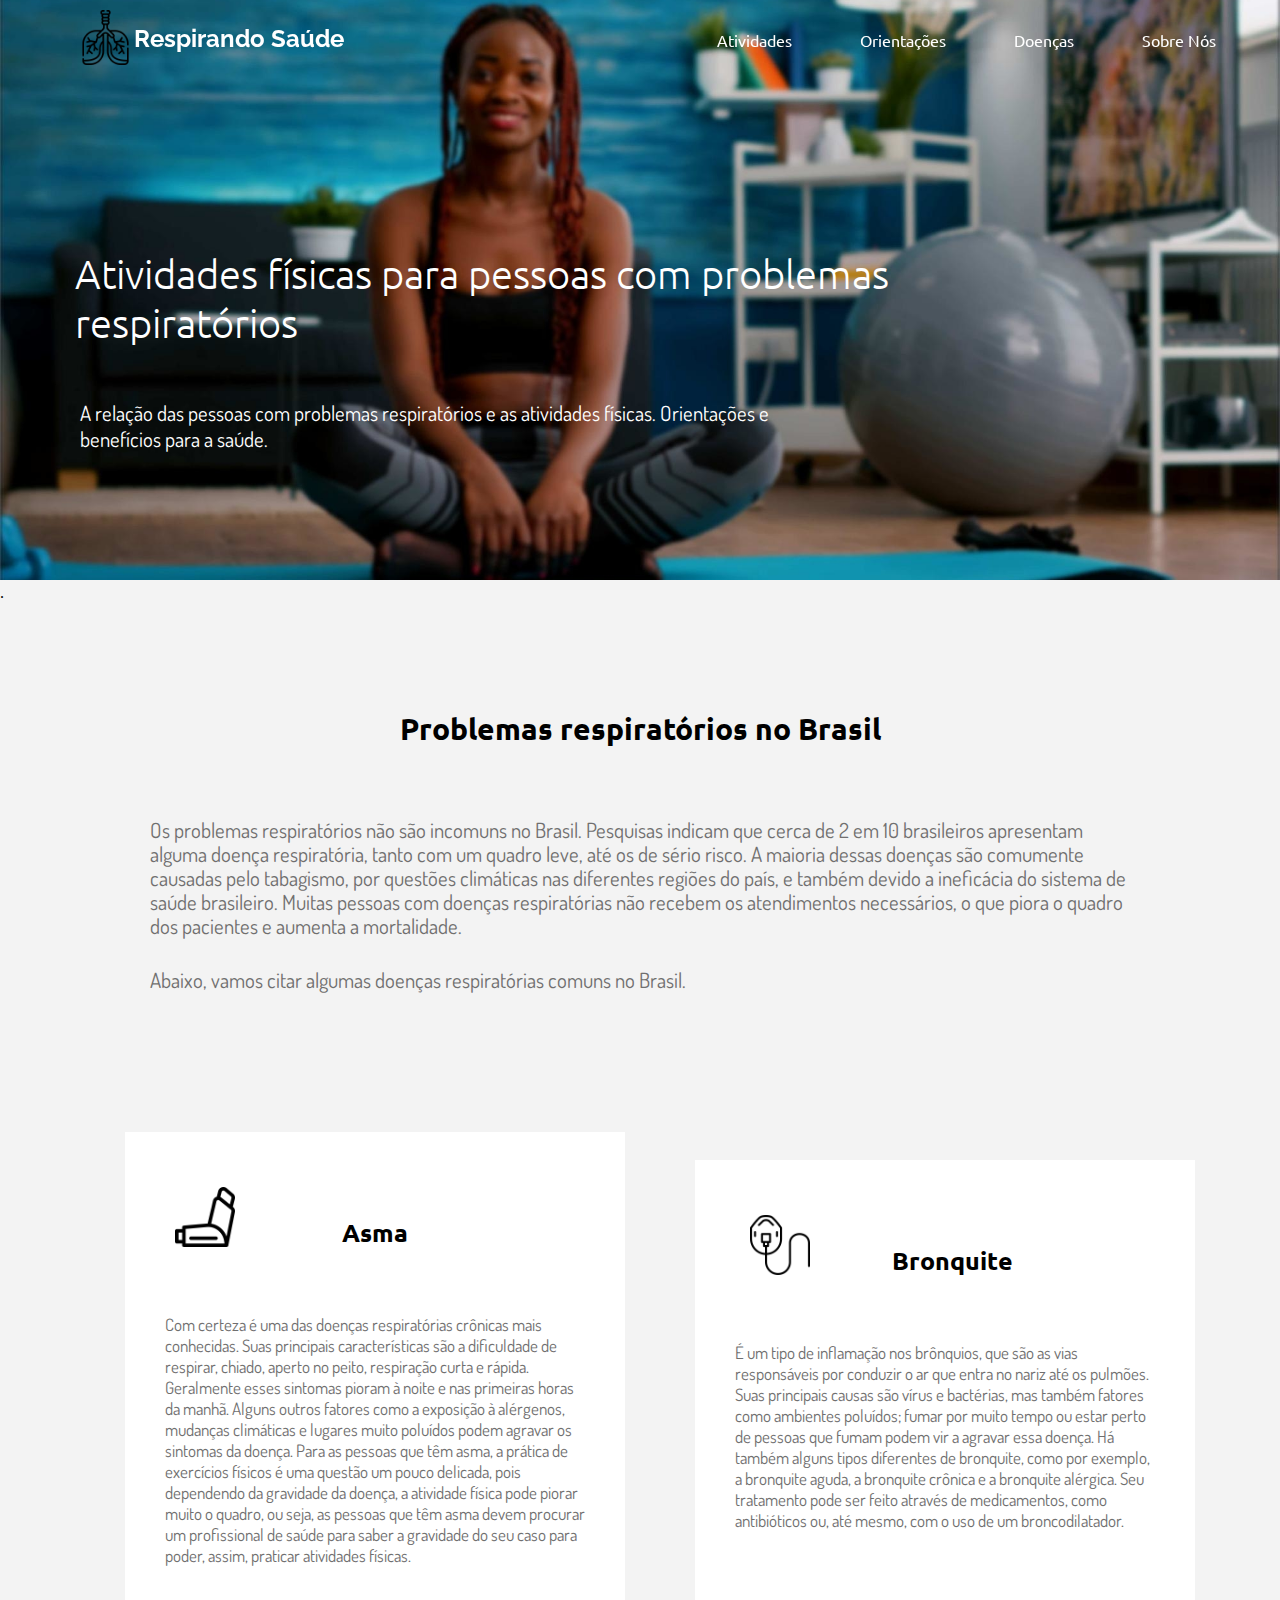
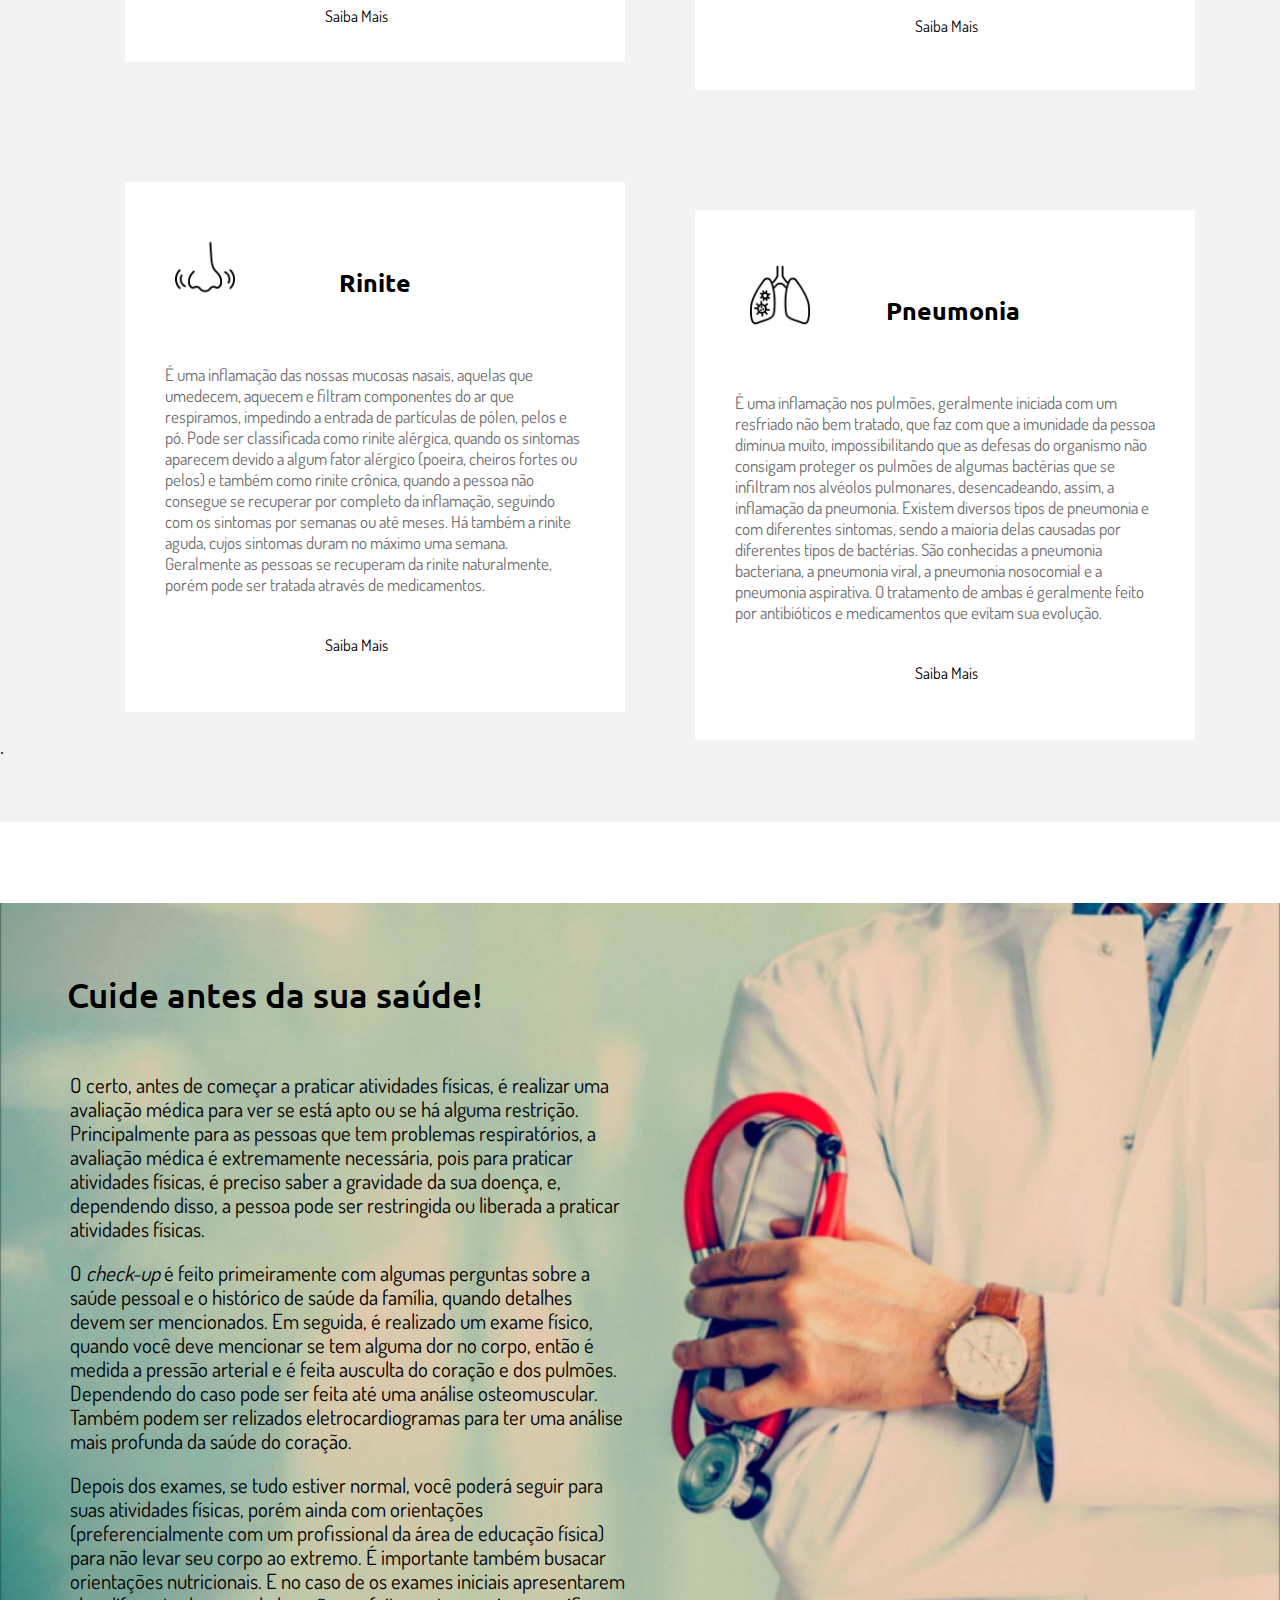
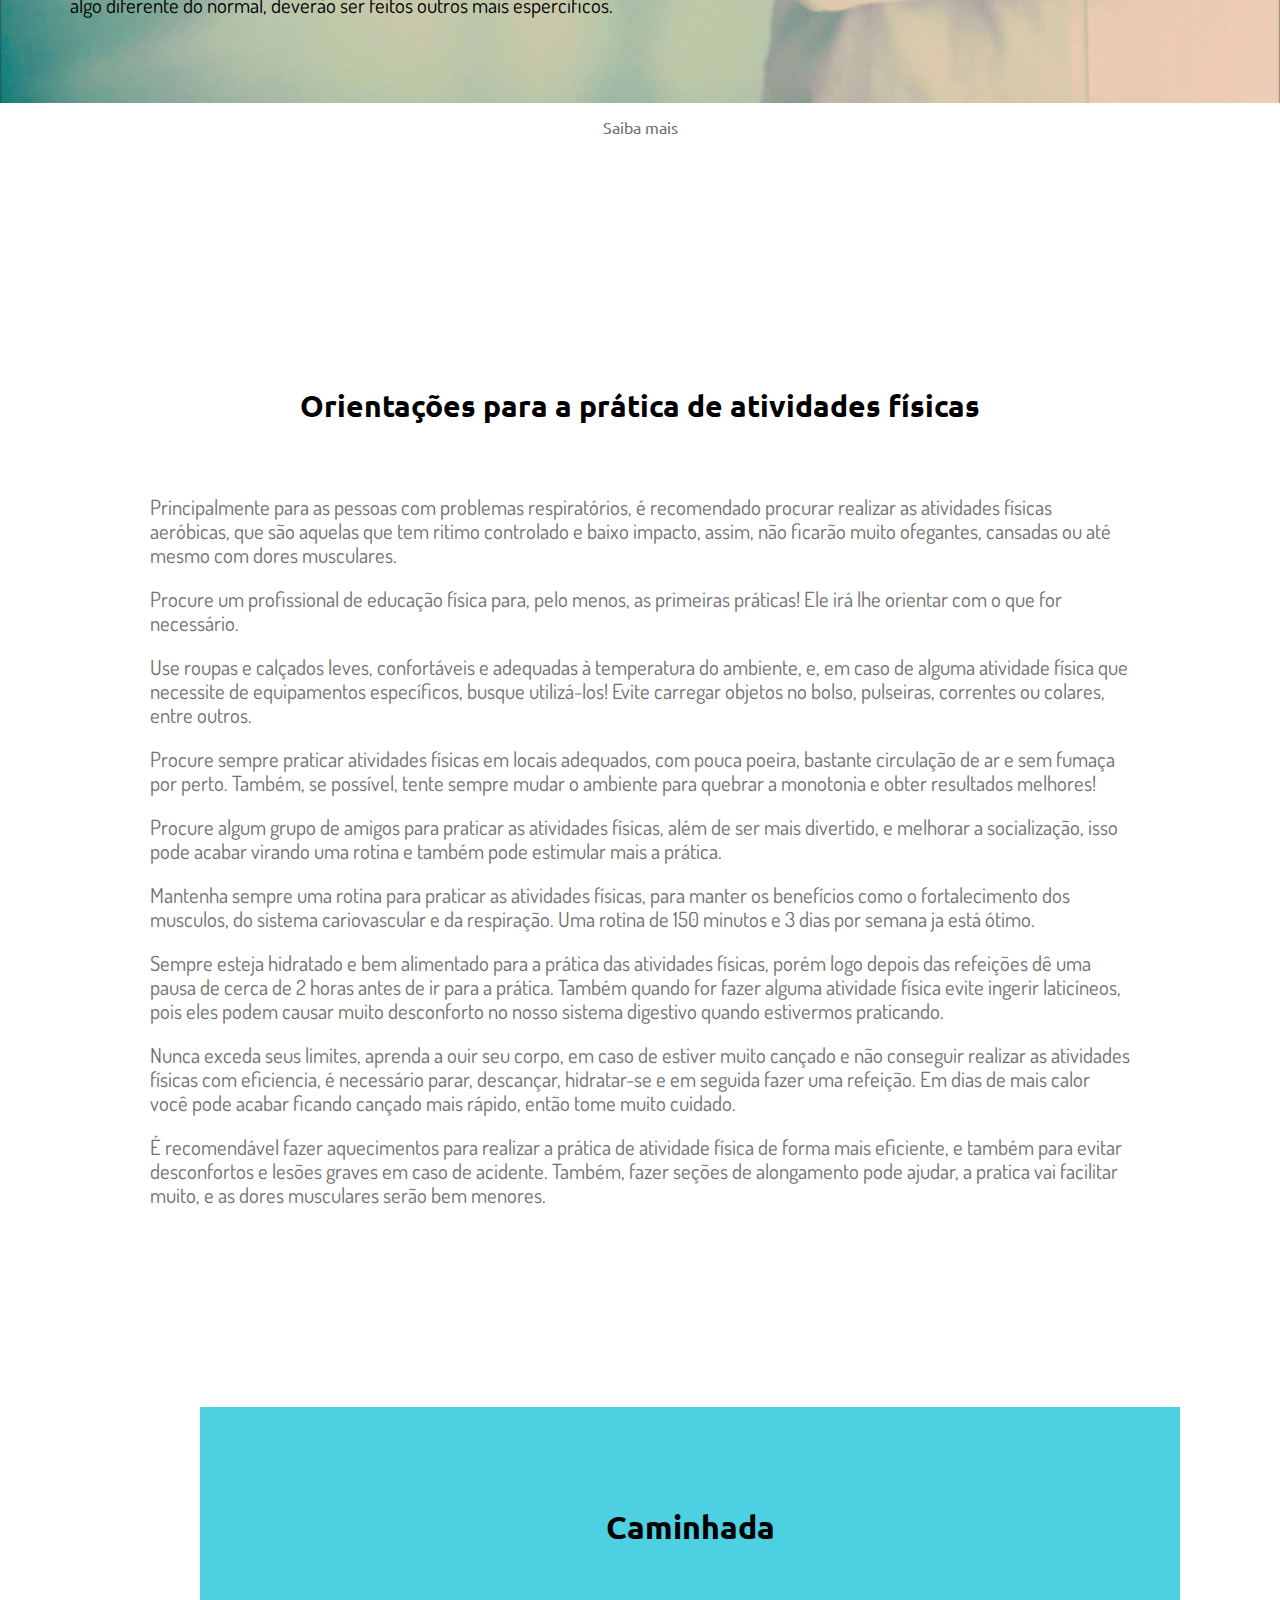
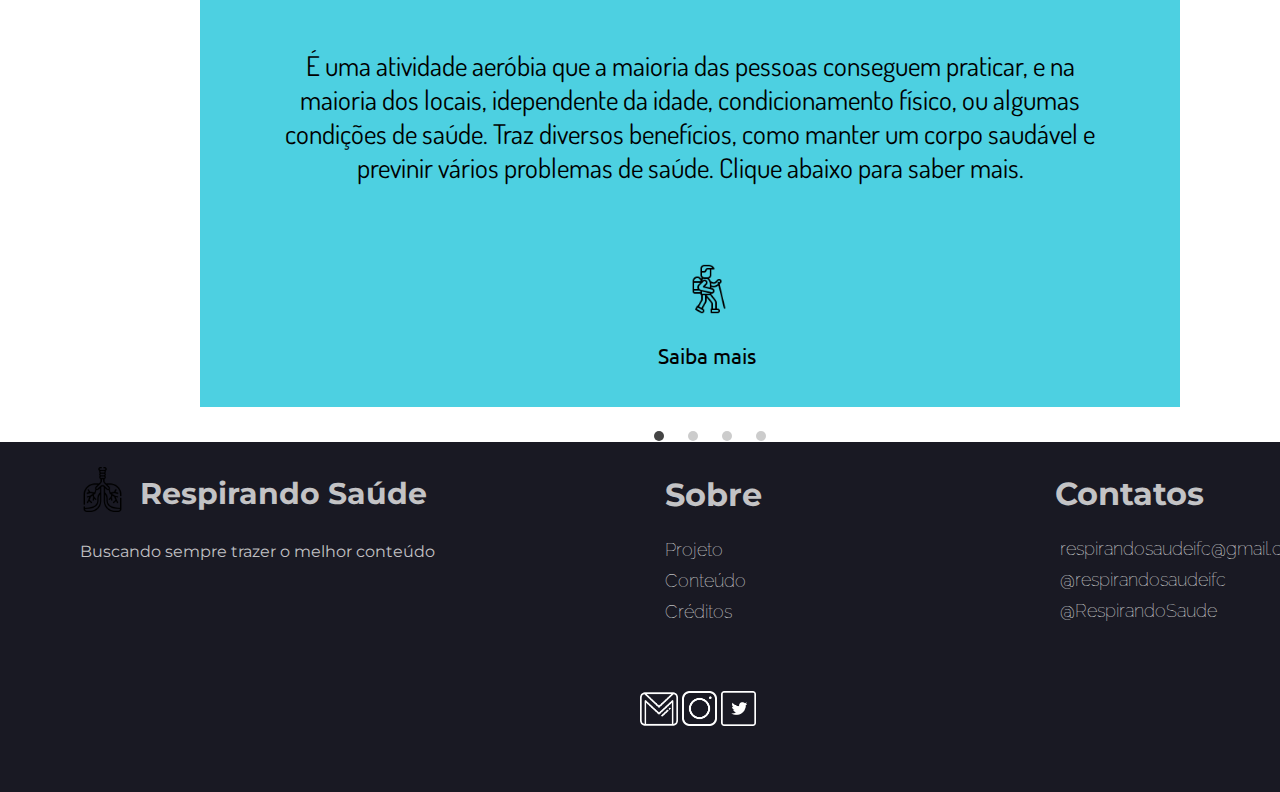
<file: desenvolvimento do site do PI/index.html>
<!DOCTYPE html>
<html lang="pt-br">
  	<head>
		<meta charset="UTF-8"/>
		<meta http-equiv="X-UA-Compatible" content="IE=edge"/>
		<meta name="viewport" content="width=device-width, initial-scale=1.0"/>
		<title>Respirando Saúde | Exercícios físicos para pessoas com problemas respiratórios</title>
		<link rel="stylesheet" href="style.css"/>
		<link rel="icon" type="imagem/png" href="imagens\icone.png"/>
		<script src="navbar.js"></script>
  	</head>
  	<body>
		<nav id="navbar">
			<div class="logonav">
				<a href="index.html">
					<img id="logonavimg" src="imagens\logo.png" alt="logo"/>
					<h1 id="nomedositenv">Respirando Saúde</h1>
				</a>
			</div>
		
			<div class="navitems">
				<a href="#slider">Atividades</a>
				<a href="#orientaçoeslk">Orientações</a>
				<a href="#doençaslk">Doenças</a>
				<a href="#rodape">Sobre nós</a>
			</div>
		</nav>

		<header id="cabeçalho">
			<h2 id="titulotxtcb">Atividades físicas para pessoas com problemas respiratórios</h2>

			<p id="cbtxt">
				A relação das pessoas com problemas respiratórios e as atividades físicas. Orientações e benefícios para a saúde.
			</p>

			<img id="ftcabeçalho" src="imagens\ft_cabeçalho.jpg" alt="cabeçalho" />

			<p id="doençaslk">.</p>
		</header>

		<div id="corpo">
			<div id="container1">
				<h2 id="titulo1">Problemas respiratórios no Brasil</h2>
				<p id="txt1">
					Os problemas respiratórios não são incomuns no Brasil. Pesquisas indicam que cerca de 2 em 10 brasileiros apresentam alguma doença respiratória, tanto com um quadro leve, até os de sério risco. A maioria dessas doenças são comumente causadas pelo tabagismo, por questões climáticas nas diferentes regiões do país, e também devido a ineficácia do sistema de saúde brasileiro. Muitas pessoas com doenças respiratórias não recebem os atendimentos necessários, o que piora o quadro dos pacientes e aumenta a mortalidade.
				</p>
				<p id="txt1pag2">
					Abaixo, vamos citar algumas doenças respiratórias comuns no Brasil.
				</p>
				
				<div id="cards">
					<div id="card1">
						<div id="card">
							<img id="problemaicon" src="imagens\asma_icon.png" alt="problema respiratório"/>

							<h2 id="boxtitulo">Asma</h2>
							<p id="boxtxt">
								Com certeza é uma das doenças respiratórias crônicas mais conhecidas. Suas principais características são a dificuldade de respirar, chiado, aperto no peito, respiração curta e rápida. Geralmente esses sintomas pioram à noite e nas primeiras horas da manhã. Alguns outros fatores como a exposição à alérgenos, mudanças climáticas e lugares muito poluídos podem agravar os sintomas da doença. Para as pessoas que têm asma, a prática de exercícios físicos é uma questão um pouco delicada, pois dependendo da gravidade da doença, a atividade física pode piorar muito o quadro, ou seja, as pessoas que têm asma devem procurar um profissional de saúde para saber a gravidade do seu caso para poder, assim, praticar atividades físicas.
							</p>
							<a id="boxsaibamais" href="https://antigo.saude.gov.br/saude-de-a-z/asma" target="_blank">Saiba Mais</a>
						</div>
					</div>

					<div id="card2">
						<div id="card">
							<img id="problemaicon2" src="imagens\bronquite_icon.png" alt="problema respiratório"/>

							<h2 id="boxtitulo2">Bronquite</h2>
							<p id="boxtxt2">
								É um tipo de inflamação nos brônquios, que são as vias responsáveis por conduzir o ar que entra no nariz até os pulmões. Suas principais causas são vírus e bactérias, mas também fatores como ambientes poluídos; fumar por muito tempo ou estar perto de pessoas que fumam podem vir a agravar essa doença. Há também alguns tipos diferentes de bronquite, como por exemplo, a bronquite aguda, a bronquite crônica e a bronquite alérgica. Seu tratamento pode ser feito através de medicamentos, como antibióticos ou, até mesmo, com o uso de um broncodilatador.
							</p>
							<a id="boxsaibamais2" href="https://www.rededorsaoluiz.com.br/doencas/bronquite" target="_blank">Saiba Mais</a>
						</div>
					</div>

					<div id="card3">
						<div id="card">
							<img id="problemaicon" src="imagens\rinite_icon.png" alt="problema respiratório"/>

							<h2 id="boxtitulo">Rinite</h2>
							<p id="boxtxt">
								É uma inflamação das nossas mucosas nasais, aquelas que umedecem, aquecem e filtram componentes do ar que respiramos, impedindo a entrada de partículas de pólen, pelos e pó. Pode ser classificada como rinite alérgica, quando os sintomas aparecem devido a algum fator alérgico (poeira, cheiros fortes ou pelos) e também como rinite crônica, quando a pessoa não consegue se recuperar por completo da inflamação, seguindo com os sintomas por semanas ou até meses. Há também a rinite aguda, cujos sintomas duram no máximo uma semana. Geralmente as pessoas se recuperam da rinite naturalmente, porém  pode ser tratada através de medicamentos.
							</p>
							<a id="boxsaibamais3" href="https://www.rededorsaoluiz.com.br/doencas/rinite" target="_blank">Saiba Mais</a>
						</div>
					</div>

					<div id="card4">
						<div id="card">
							<img id="problemaicon2" src="imagens\pneumonia_icon.png" alt="problema respiratório"/>

							<h2 id="boxtitulo2">Pneumonia</h2>
							<p id="boxtxt2">
								É uma inflamação nos pulmões, geralmente iniciada com um resfriado não bem tratado, que faz com que a imunidade da pessoa diminua muito, impossibilitando que as defesas do organismo não consigam proteger os pulmões de algumas bactérias que se infiltram nos alvéolos pulmonares, desencadeando, assim, a inflamação da pneumonia. Existem diversos tipos de pneumonia e com diferentes sintomas, sendo a maioria delas causadas por diferentes tipos de bactérias. São conhecidas a pneumonia bacteriana, a pneumonia viral, a pneumonia nosocomial e a pneumonia aspirativa. O tratamento de ambas é geralmente feito por antibióticos e medicamentos que evitam sua evolução. 
							</p>
							<a id="boxsaibamais4" href="https://www.rededorsaoluiz.com.br/doencas/pneumonia" target="_blank">Saiba Mais</a>
						</div>
					</div>
				</div>

				<p id="orientaçoeslk">.</p>

				<div id="container2">
					<img id="container2img" src="imagens\container2_bg.jpg" alt="médico"/>
					<h2 id="titulo2">Cuide antes da sua saúde!</h2>
					<p id="txt2">
						O certo, antes de começar a praticar atividades físicas, é realizar uma avaliação médica para ver se está apto ou se há alguma restrição. Principalmente para as pessoas que tem problemas respiratórios, a avaliação médica é extremamente necessária, pois para praticar atividades físicas, é preciso saber a gravidade da sua doença, e, dependendo disso, a pessoa pode ser restringida ou liberada a praticar atividades físicas.
					</p>
					<p id="txt2p2">
						O <em>check-up</em> é feito primeiramente com algumas perguntas sobre a saúde pessoal e o histórico de saúde da família, quando detalhes devem ser mencionados. Em seguida, é realizado um exame físico, quando você deve mencionar se tem alguma dor no corpo, então é medida a pressão arterial e é feita ausculta do coração e dos pulmões. Dependendo do caso pode ser feita até uma análise osteomuscular. Também podem ser relizados eletrocardiogramas para ter uma análise mais profunda da saúde do coração.
					</p>
					<p id="txt2p3">
						Depois dos exames, se tudo estiver normal, você poderá seguir para suas atividades físicas, porém ainda com orientações (preferencialmente com um profissional da área de educação física) para não levar seu corpo ao extremo. É importante também busacar orientações nutricionais. E no caso de os exames iniciais apresentarem algo diferente do normal, deverão ser feitos outros mais espercificos.
					</p>

					<a href="https://vidasaudavel.einstein.br/avaliacao-medica/" target="_blank"><p id="saibamais1">Saiba mais</p></a>
				</div>

				<div id="container3">
					<h2 id="titulo3">Orientações para a prática de atividades físicas</h2>
					<p id="txt3">
						Principalmente para as pessoas com problemas respiratórios, é recomendado procurar realizar as atividades físicas aeróbicas, que são aquelas que tem ritimo controlado e baixo impacto, assim, não ficarão muito ofegantes, cansadas ou até mesmo com dores musculares.
					</p>
					<p id="txt3p2">
						Procure um profissional de educação física para, pelo menos, as primeiras práticas! Ele irá lhe orientar com o que for necessário.
					</p>
					<p id="txt3p3">
						Use roupas e calçados leves, confortáveis e adequadas à temperatura do ambiente, e, em caso de alguma atividade física que necessite de equipamentos específicos, busque utilizá-los! Evite carregar objetos no bolso, pulseiras, correntes ou colares, entre outros.
					</p>
					<p id="txt3p4">
						Procure sempre praticar atividades físicas em locais adequados, com pouca poeira, bastante circulação de ar e sem fumaça por perto. Também, se possível, tente sempre mudar o ambiente para quebrar a monotonia e obter resultados melhores!
					</p>
					<p id="txt3p5">
						Procure algum grupo de amigos para praticar as atividades físicas, além de ser mais divertido, e melhorar a socialização, isso pode acabar virando uma rotina e também pode estimular mais a prática.
					</p>
					<p id="txt3p6">
						Mantenha sempre uma rotina para praticar as atividades físicas, para manter os benefícios como o fortalecimento dos musculos, do sistema cariovascular e da respiração. Uma rotina de 150 minutos e 3 dias por semana ja está ótimo.
					</p>
					<p id="txt3p7">
						Sempre esteja hidratado e bem alimentado para a prática das atividades físicas, porém logo depois das refeições dê uma pausa de cerca de 2 horas antes de ir para a prática. Também quando for fazer alguma atividade física evite ingerir laticíneos, pois eles podem causar muito desconforto no nosso sistema digestivo quando estivermos praticando.
					</p>
					<p id="txt3p8">
						Nunca exceda seus limites, aprenda a ouir seu corpo, em caso de estiver muito cançado e não conseguir realizar as atividades físicas com eficiencia, é necessário parar, descançar, hidratar-se e em seguida fazer uma refeição. Em dias de mais calor você pode acabar ficando cançado mais rápido, então tome muito cuidado.
					</p>
					<p id="txt3p9">
						É recomendável fazer aquecimentos para realizar a prática de atividade física de forma mais eficiente, e também para evitar desconfortos e lesões graves em caso de acidente. Também, fazer seções de alongamento pode ajudar, a pratica vai facilitar muito, e as dores musculares serão bem menores.
					</p>
				</div>

				<div id="slider">
					<input type="radio" name="slider" id="slide1" checked>
					<input type="radio" name="slider" id="slide2">
					<input type="radio" name="slider" id="slide3">
					<input type="radio" name="slider" id="slide4">
					<div id="slides">
						<div id="overflow">
							<div class="inner">
								<div class="slide slide_1">
									<div class="slide-content">
										<h2 id="slidetitle">Caminhada</h2>
										<p id="slidetxt">
											É uma atividade aeróbia que a maioria das pessoas conseguem praticar, e na maioria dos locais, idependente da idade, condicionamento físico, ou algumas condições de saúde. Traz diversos benefícios, como manter um corpo saudável e previnir vários problemas de saúde. Clique abaixo para saber mais.
										</p>
										<a href="caminhada.html"><img id="slideicon" src="imagens\caminhada_icon.png" alt="caminhada"></a>
										<a href="caminhada.html" id="saibamaisslide">Saiba mais</a>
									</div>
								</div>

								<div class="slide slide_2">
									<div class="slide-content">
										<h2 id="slidetitle">Ciclismo</h2>
										<p id="slidetxt">
											Uma das atividades físicas mais divertidas que existem, tanto na questão prática, mas também em questões sociais. Conheça sobre o ciclismo e sua praticidade, benefícios e as orientações e equipamentos necessários. Clique abaixo para saber mais.
										</p>
										<a href="ciclismo.html"><img id="slideicon2" src="imagens\ciclismo_icon.png" alt="ciclismo"></a>
										<a href="ciclismo.html" id="saibamaisslide2">Saiba mais</a>
									</div>
								</div>

								<div class="slide slide_3">
									<div class="slide-content">
										<h2 id="slidetitle">Natação</h2>
										<p id="slidetxt">
											A natação é uma atividade física aeróbica muito completa, e praticamente qualquer um consegue fazer, seja por idade, algumas condições físicas ou doneças, tanto que até bebes e idoso praticam natação. Veja um pouco sobre seus benefícios, praticidade, equipamentos e orientações necessárias.
										</p>
										<a href="nataçao.html"><img id="slideicon3" src="imagens\nataçao_icon.png" alt="natação"></a>
										<a href="nataçao.html" id="saibamaisslide3">Saiba mais</a>
									</div>
								</div>

								<div class="slide slide_4">
									<div class="slide-content">
										<h2 id="slidetitle">Yoga</h2>
										<p id="slidetxt">
											Yoga é uma atividade com diversas váriedades de prática, benefícios e existem os mais diferentes ramos de yoga para diversos tipos de pessoas, com diferentes tipos físicos, idade e condição de saúde. Clique abaixo para saber mais.
										</p>
										<a href="yoga.html"><img id="slideicon4" src="imagens\yoga_icon.png" alt="yoga"></a>
										<a href="yoga.html" id="saibamaisslide4">Saiba mais</a>
									</div>
								</div>
							</div>
						</div>
					</div>
					<div id="controls">
						<label for="slide1"></label>
						<label for="slide2"></label>
						<label for="slide3"></label>
						<label for="slide4"></label>
					</div>
					<div id="bullets">
						<label for="slide1"></label>
						<label for="slide2"></label>
						<label for="slide3"></label>
						<label for="slide4"></label>
					</div>
				</div>
			</div>
		</div>

		<footer id="rodape">
			<div id="logorodape">
				<a href="index.html"><h2 id="nomedositerp">Respirando Saúde</h2></a>
				<a href="index.html"><img id="logorp" src="imagens\logo.png" alt="logo"/></a>
				<p id="fraserodape">
					Buscando sempre trazer o melhor
					conteúdo
				</p>
			</div>

			<div id="sobre">
				<h1 id="sobretxt">Sobre</h1>
				<div id="saibamaisrp">
					<a href="projeto.html" id="sm">Projeto</a>
					<a href="conteudo.html" id="sm">Conteúdo</a>
					<a href="creditos.html" id="sm">Créditos</a>
				</div>
			</div>

			<div id="contatos">
				<h1 id="contatotxt">Contatos</h1>
				<div id="contatosrp">
  
					<a href="https://mail.google.com/mail/u/2/#inbox?compose=CllgCKCDkjvJzrDbMQLLlVSsjmkLCHHxxGHvqdtRmTZHRFsnQDmNwmtZlZrFFlpCJPgnbSSnFkg" target="_blank" id="cr">respirandosaudeifc@gmail.com</a>
  
					<a href="https://www.instagram.com/respirandosaudeifc/" target="_blank" id="cr">@respirandosaudeifc</a>
  
					<a href="https://twitter.com/RespirandoSaude" id="cr" target="_blank">@RespirandoSaude</a>
				</div>
			  </div>
		
			  <div id="logocontatos">
  
				<a href="https://mail.google.com/mail/u/2/#inbox?compose=CllgCKCDkjvJzrDbMQLLlVSsjmkLCHHxxGHvqdtRmTZHRFsnQDmNwmtZlZrFFlpCJPgnbSSnFkg" target="_blank"><img id="gmail" src="imagens\email.png" alt="gmail"/></a>
  
				<a href="https://www.instagram.com/respirandosaudeifc/" target="_blank"><img id="instagram" src="imagens\instagram.png" alt="instagram"/></a>
  
				<a href="https://twitter.com/RespirandoSaude" target="_blank"><img id="twitter" src="imagens\twitter.png" alt="twitter"/></a>
			  </div>
		</footer>
  	</body>
</html>
</file>
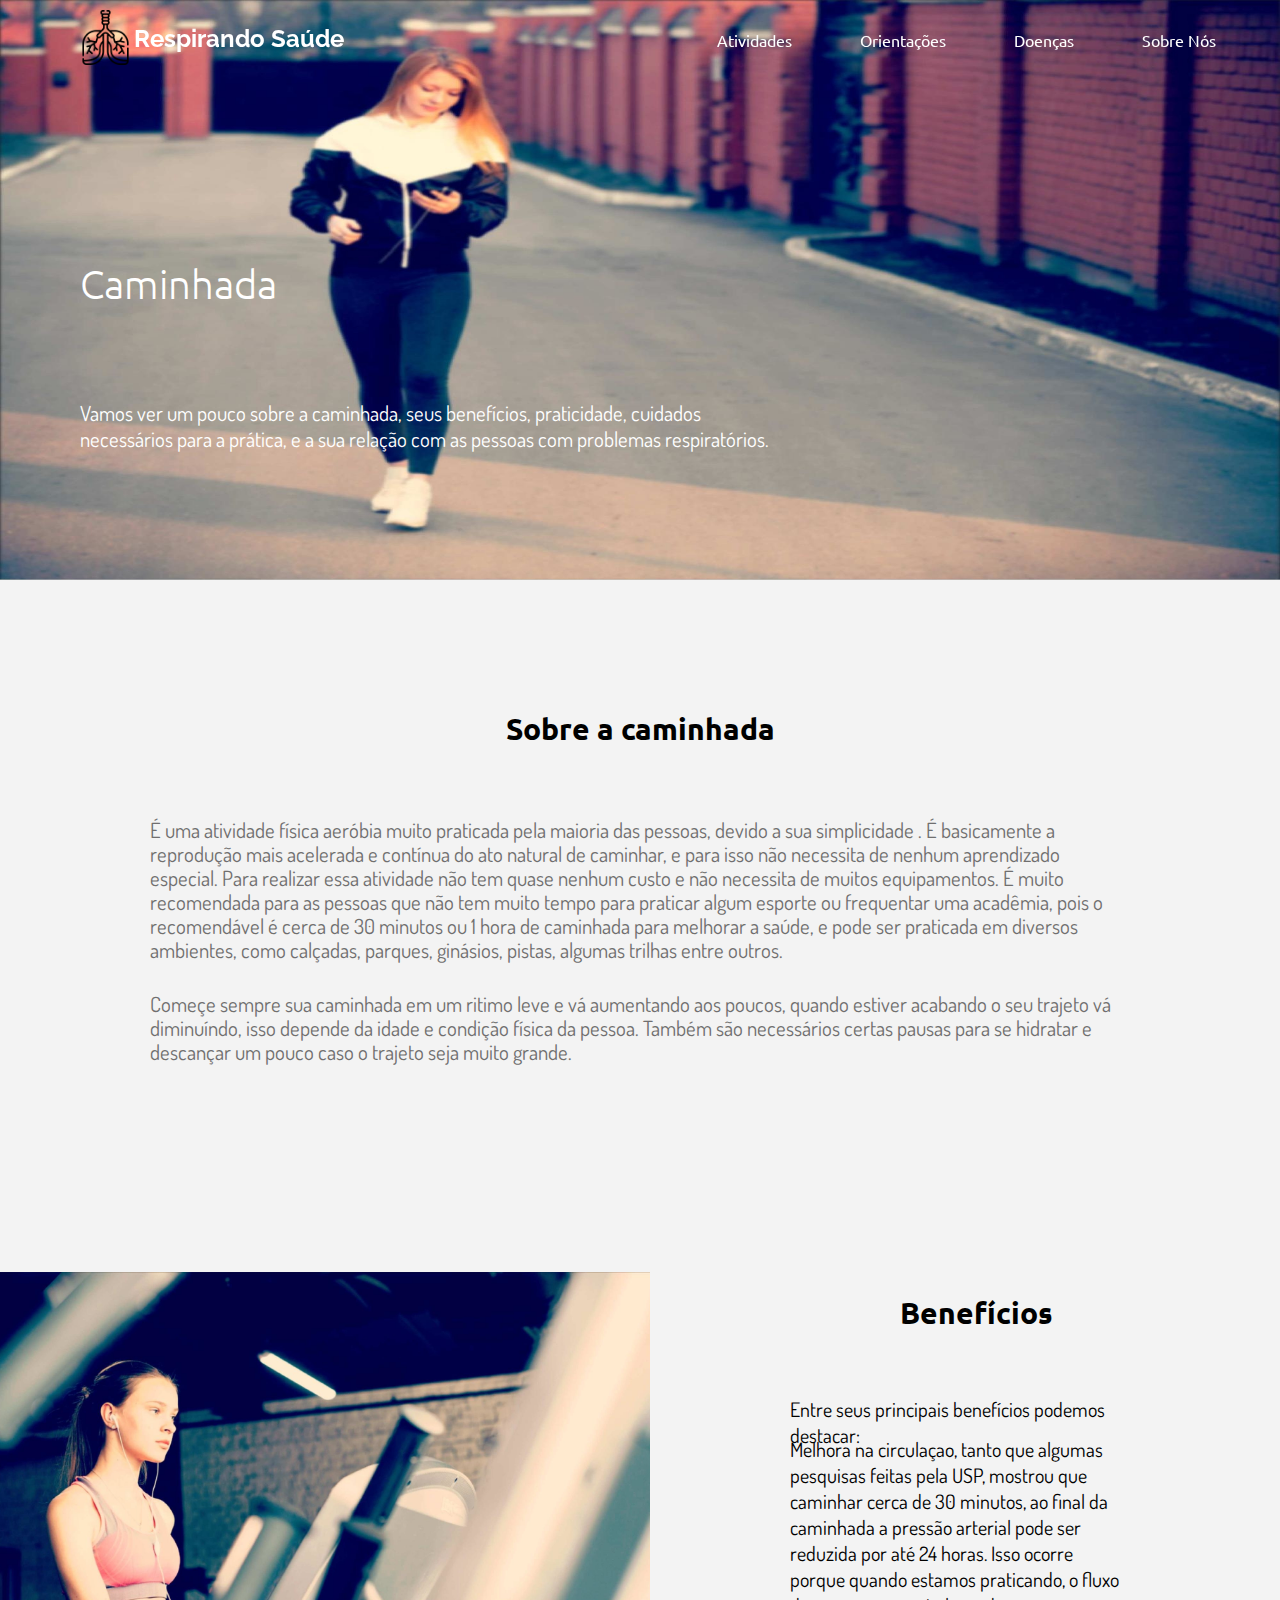
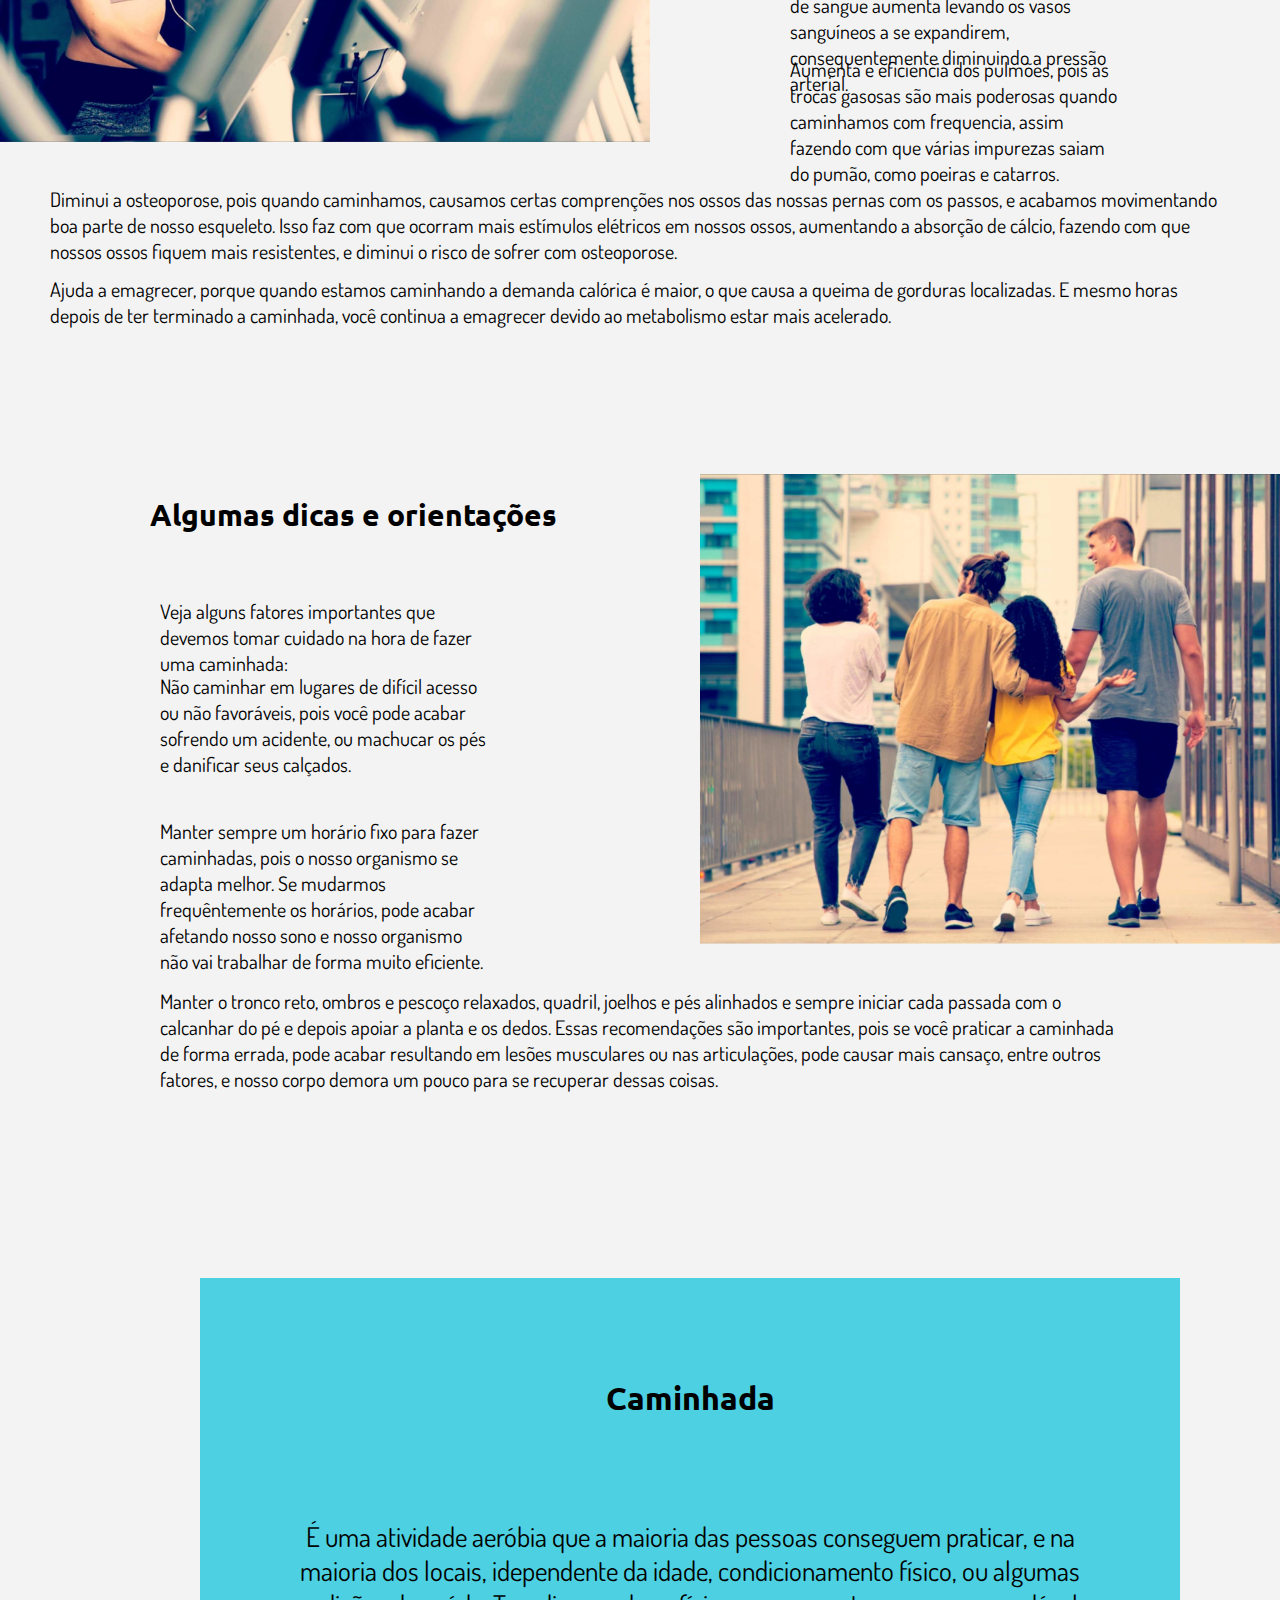
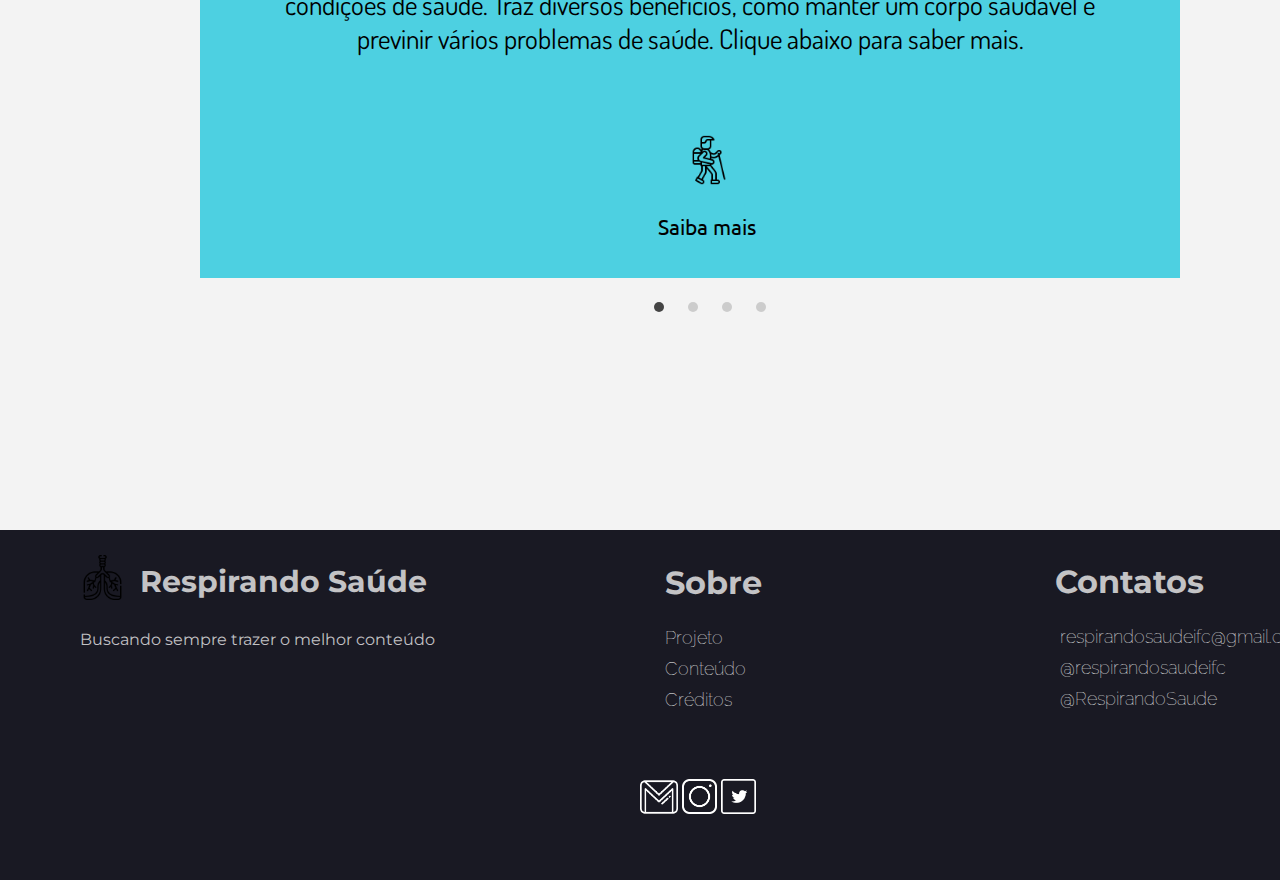
<file: desenvolvimento do site do PI/caminhada.html>
<!DOCTYPE html>
<html lang="pt-br">
    <head>
        <meta charset="UTF-8">
        <meta http-equiv="X-UA-Compatible" content="IE=edge">
        <meta name="viewport" content="width=device-width, initial-scale=1.0">
        <title>Respirando Saúde | Caminhada</title>
        <link rel="stylesheet" href="caminhada.css">
        <link rel="icon" type="imagem/png" href="imagens\icone.png">
        <script src="navbar.js"></script>
    </head>
    <body>
        <nav id="navbar">
            <div class="logonav">
                <a href="index.html"><img id="logonavimg" src="imagens\logo.png" alt="logo">
                <h1 id="nomedositenv">Respirando Saúde</h1></a>
            </div>
            <div class="navitems">
                <a href="#slider">Atividades</a>
                <a href="#container3">Orientações</a>
                <a href="index.html #doençaslk">Doenças</a>
                <a href="#rodape">Sobre nós</a>
            </div>
        </nav>

        <header id="cabeçalho">
            <h2 id="titulotxtcb">Caminhada</h2>

            <p id="cbtxt">
                Vamos ver um pouco sobre a caminhada, seus benefícios, praticidade, cuidados necessários para a prática, e a sua relação com as pessoas com problemas respiratórios.
            </p>

            <img id="ftcabeçalho" src="imagens\caminhada_cb.jpg" alt="cabeçalho">
        </header>

        <div id="corpo">
            <div id="container1">
                <h2 id="titulo1">Sobre a caminhada</h2>
                <p id="txt1">
                    É uma atividade física aeróbia muito praticada pela maioria das pessoas, devido a sua simplicidade . É basicamente a reprodução mais acelerada e contínua do ato natural de caminhar, e para isso não necessita de nenhum aprendizado especial. Para realizar essa atividade não tem quase nenhum custo e não necessita de muitos equipamentos. É muito recomendada para as pessoas que não tem muito tempo para praticar algum esporte ou frequentar uma acadêmia, pois o recomendável é cerca de 30 minutos ou 1 hora de caminhada para melhorar a saúde, e pode ser praticada em diversos ambientes, como calçadas, parques, ginásios, pistas, algumas trilhas entre outros.
                </p>
                <p id="txt1p2">
                    Começe sempre sua caminhada em um ritimo leve e vá aumentando aos poucos, quando estiver acabando o seu trajeto vá diminuíndo, isso depende da idade e condição física da pessoa. Também são necessários certas pausas para se hidratar e descançar um pouco caso o trajeto seja muito grande.
                </p>
                <div id="container2">
                    <h2 id="txt2titulo">Benefícios</h2>
                    <img id="txt2img" src="imagens\caminhadaft1.jpg" alt="esteira">
                    <p id="txt2">
                        Entre seus principais benefícios podemos destacar:
                    </p>
                    <p id="txt2p2">
                        Melhora na circulaçao, tanto que algumas pesquisas feitas pela USP, mostrou que caminhar cerca de 30 minutos, ao final da caminhada a pressão arterial pode ser reduzida por até 24 horas. Isso ocorre porque quando estamos praticando, o fluxo de sangue aumenta levando os vasos sanguíneos a se expandirem, consequentemente diminuindo a pressão arterial.
                    </p>
                    <p id="txt2p3">
                        Aumenta e eficiencia dos pulmões, pois as trocas gasosas são mais poderosas quando caminhamos com frequencia, assim fazendo com que várias impurezas saiam do pumão, como poeiras e catarros.
                    </p>
                    <p id="txt2p4">
                        Diminui a osteoporose, pois quando caminhamos, causamos certas comprenções nos ossos das nossas pernas com os passos, e acabamos movimentando boa parte de nosso esqueleto. Isso faz com que ocorram mais estímulos elétricos em nossos ossos, aumentando a absorção de cálcio, fazendo com que nossos ossos fiquem mais resistentes, e diminui o risco de sofrer com osteoporose.
                    </p>
                    <p id="txt2p5">
                        Ajuda a emagrecer, porque quando estamos caminhando a demanda calórica é maior, o que causa a queima de gorduras localizadas. E mesmo horas depois de ter terminado a caminhada, você continua a emagrecer devido ao metabolismo estar mais acelerado.
                    </p>
                </div>

                <div id="container3">
                    <h2 id="txt3titulo">Algumas dicas e orientações</h2>
                    <img id="txt3img" src="imagens\caminhadaft2.jpg" alt="caminhada">
                    <p id="txt3">
                        Veja alguns fatores importantes que devemos tomar cuidado na hora de fazer uma caminhada:
                    </p>
                    <p id="txt3p1">
                        Não caminhar em lugares de difícil acesso ou não favoráveis, pois você pode acabar sofrendo um acidente, ou machucar os pés e danificar seus calçados.
                    </p>
                    <p id="txt3p2">
                        Manter sempre um horário fixo para fazer caminhadas, pois o nosso organismo se adapta melhor. Se mudarmos frequêntemente os horários, pode acabar afetando nosso sono e nosso organismo não vai trabalhar de forma muito eficiente.
                    </p>
                    <p id="txt3p3">
                        Manter o tronco reto, ombros e pescoço relaxados, quadril, joelhos e pés alinhados e sempre iniciar cada passada com o calcanhar do pé e depois apoiar a planta e os dedos. Essas recomendações são importantes, pois se você praticar a caminhada de forma errada, pode acabar resultando em lesões musculares ou nas articulações, pode causar mais cansaço, entre outros fatores, e nosso corpo demora um pouco para se recuperar dessas coisas.
                    </p>
                </div>
            
                <div id="slider">
					<input type="radio" name="slider" id="slide1" checked>
					<input type="radio" name="slider" id="slide2">
					<input type="radio" name="slider" id="slide3">
					<input type="radio" name="slider" id="slide4">
					<div id="slides">
						<div id="overflow">
							<div class="inner">
								<div class="slide slide_1">
									<div class="slide-content">
										<h2 id="slidetitle">Caminhada</h2>
										<p id="slidetxt">
											É uma atividade aeróbia que a maioria das pessoas conseguem praticar, e na maioria dos locais, idependente da idade, condicionamento físico, ou algumas condições de saúde. Traz diversos benefícios, como manter um corpo saudável e previnir vários problemas de saúde. Clique abaixo para saber mais.
										</p>
										<a href="caminhada.html"><img id="slideicon" src="imagens\caminhada_icon.png" alt="caminhada"></a>
										<a href="caminhada.html" id="saibamaisslide">Saiba mais</a>
									</div>
								</div>

								<div class="slide slide_2">
									<div class="slide-content">
										<h2 id="slidetitle">Ciclismo</h2>
										<p id="slidetxt">
											Uma das atividades físicas mais divertidas que existem, tanto na questão prática, mas também em questões sociais. Conheça sobre o ciclismo e sua praticidade, benefícios e as orientações e equipamentos necessários. Clique abaixo para saber mais.
										</p>
										<a href="ciclismo.html"><img id="slideicon2" src="imagens\ciclismo_icon.png" alt="ciclismo"></a>
										<a href="ciclismo.html" id="saibamaisslide2">Saiba mais</a>
									</div>
								</div>

								<div class="slide slide_3">
									<div class="slide-content">
										<h2 id="slidetitle">Natação</h2>
										<p id="slidetxt">
											A natação é uma atividade física aeróbica muito completa, e praticamente qualquer um consegue fazer, seja por idade, algumas condições físicas ou doneças, tanto que até bebes e idoso praticam natação. Veja um pouco sobre seus benefícios, praticidade, equipamentos e orientações necessárias.
										</p>
										<a href="nataçao.html"><img id="slideicon3" src="imagens\nataçao_icon.png" alt="natação"></a>
										<a href="nataçao.html" id="saibamaisslide3">Saiba mais</a>
									</div>
								</div>

								<div class="slide slide_4">
									<div class="slide-content">
										<h2 id="slidetitle">Yoga</h2>
										<p id="slidetxt">
											Yoga é uma atividade com diversas váriedades de prática, benefícios e existem os mais diferentes ramos de yoga para diversos tipos de pessoas, com diferentes tipos físicos, idade e condição de saúde. Clique abaixo para saber mais.
										</p>
										<a href="yoga.html"><img id="slideicon4" src="imagens\yoga_icon.png" alt="yoga"></a>
										<a href="yoga.html" id="saibamaisslide4">Saiba mais</a>
									</div>
								</div>
							</div>
						</div>
					</div>
					<div id="controls">
						<label for="slide1"></label>
						<label for="slide2"></label>
						<label for="slide3"></label>
						<label for="slide4"></label>
					</div>
					<div id="bullets">
						<label for="slide1"></label>
						<label for="slide2"></label>
						<label for="slide3"></label>
						<label for="slide4"></label>
					</div>
				</div>
			</div>
        </div>

        <footer id="rodape">
            <div id="logorodape">
              <a href="index.html"><h2 id="nomedositerp">Respirando Saúde</h2></a>
              <a href="index.html"><img id="logorp" src="imagens\logo.png" alt="logo"/></a>
              <p id="fraserodape">
                Buscando sempre trazer o melhor
                conteúdo
              </p>
            </div>
      
            <div id="sobre">
              <h1 id="sobretxt">Sobre</h1>
              <div id="saibamaisrp">
                  <a href="projeto.html" id="sm">Projeto</a>
                  <a href="conteudo.html" id="sm">Conteúdo</a>
                  <a href="creditos.html" id="sm">Créditos</a>
              </div>
            </div>
      
            <div id="contatos">
                <h1 id="contatotxt">Contatos</h1>
                <div id="contatosrp">
  
                    <a href="https://mail.google.com/mail/u/2/#inbox?compose=CllgCKCDkjvJzrDbMQLLlVSsjmkLCHHxxGHvqdtRmTZHRFsnQDmNwmtZlZrFFlpCJPgnbSSnFkg" target="_blank" id="cr">respirandosaudeifc@gmail.com</a>
  
                    <a href="https://www.instagram.com/respirandosaudeifc/" target="_blank" id="cr">@respirandosaudeifc</a>
  
                    <a href="https://twitter.com/RespirandoSaude" id="cr" target="_blank">@RespirandoSaude</a>
                </div>
              </div>
        
              <div id="logocontatos">
  
                <a href="https://mail.google.com/mail/u/2/#inbox?compose=CllgCKCDkjvJzrDbMQLLlVSsjmkLCHHxxGHvqdtRmTZHRFsnQDmNwmtZlZrFFlpCJPgnbSSnFkg" target="_blank"><img id="gmail" src="imagens\email.png" alt="gmail"></a>
  
                <a href="https://www.instagram.com/respirandosaudeifc/" target="_blank"><img id="instagram" src="imagens\instagram.png" alt="instagram"></a>
  
                <a href="https://twitter.com/RespirandoSaude" target="_blank"><img id="twitter" src="imagens\twitter.png" alt="twitter"></a>
              </div>
        </footer>
    </body>
</html>
</file>
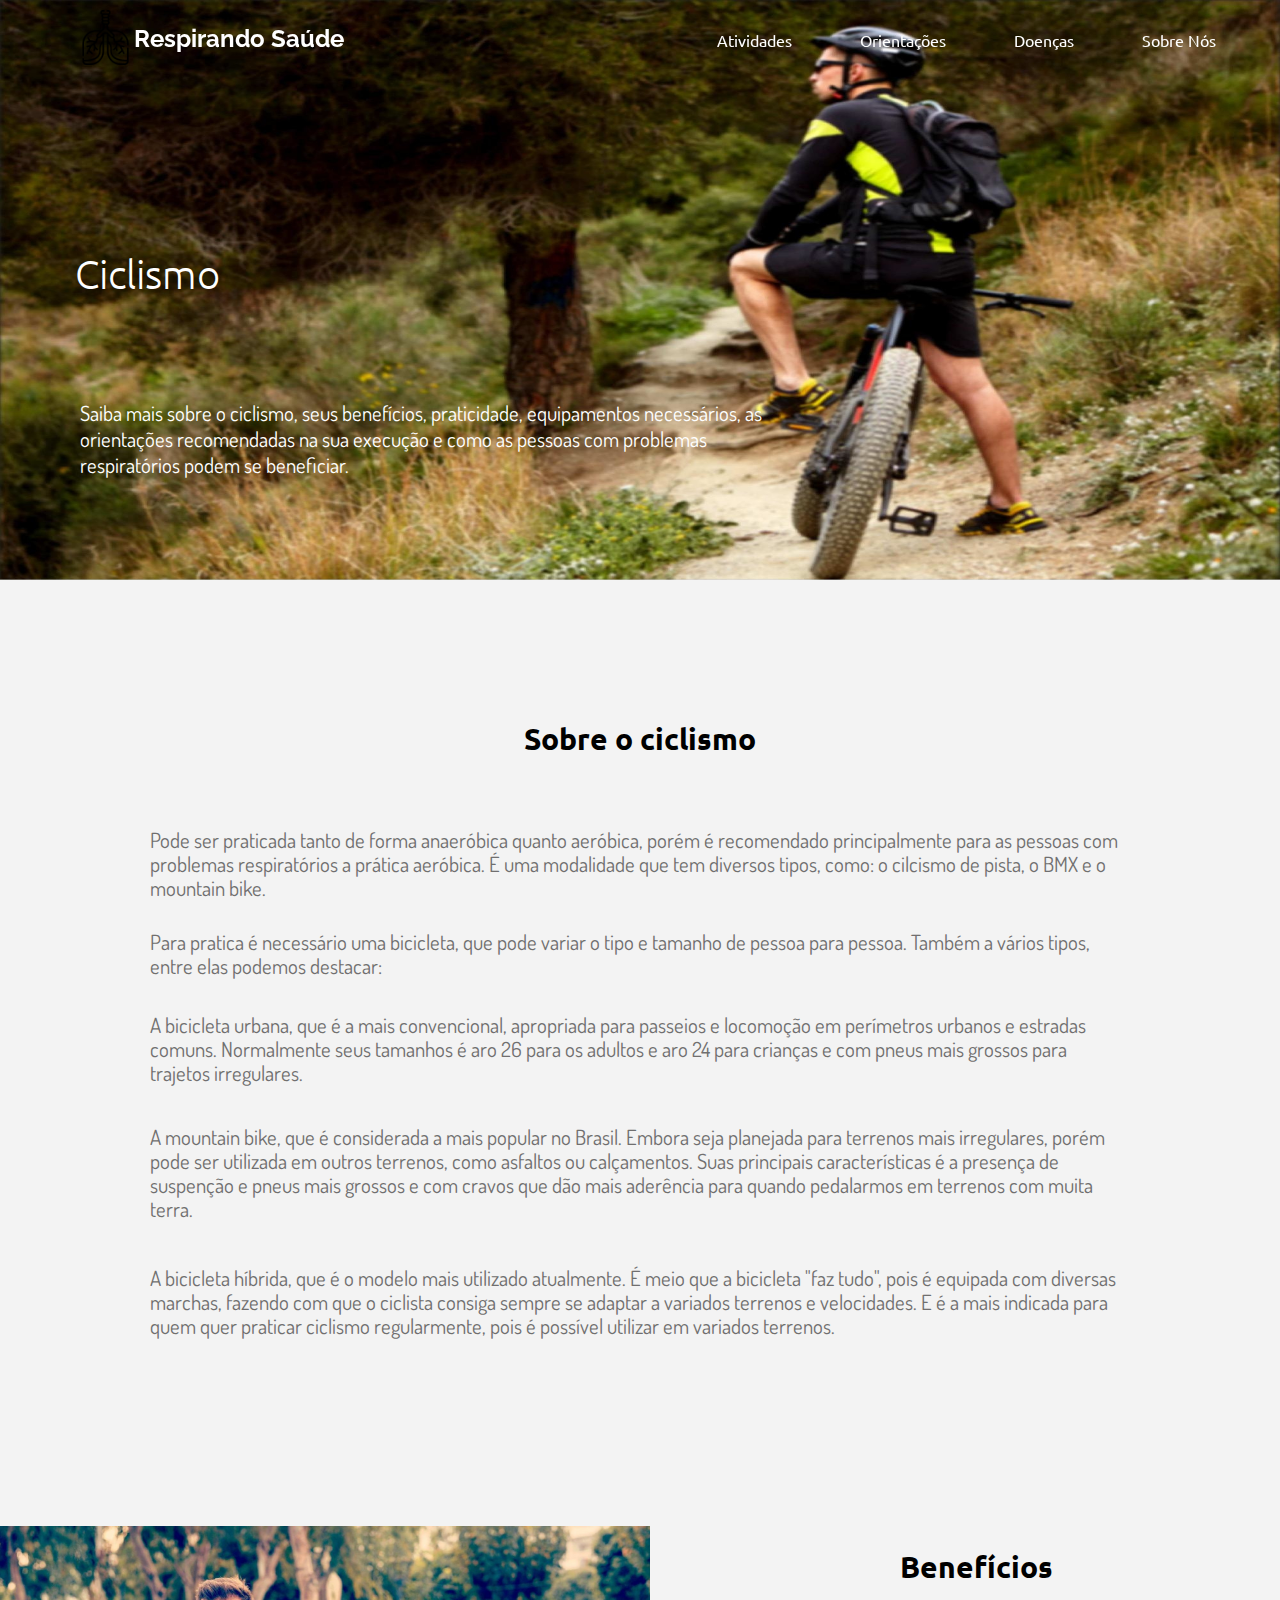
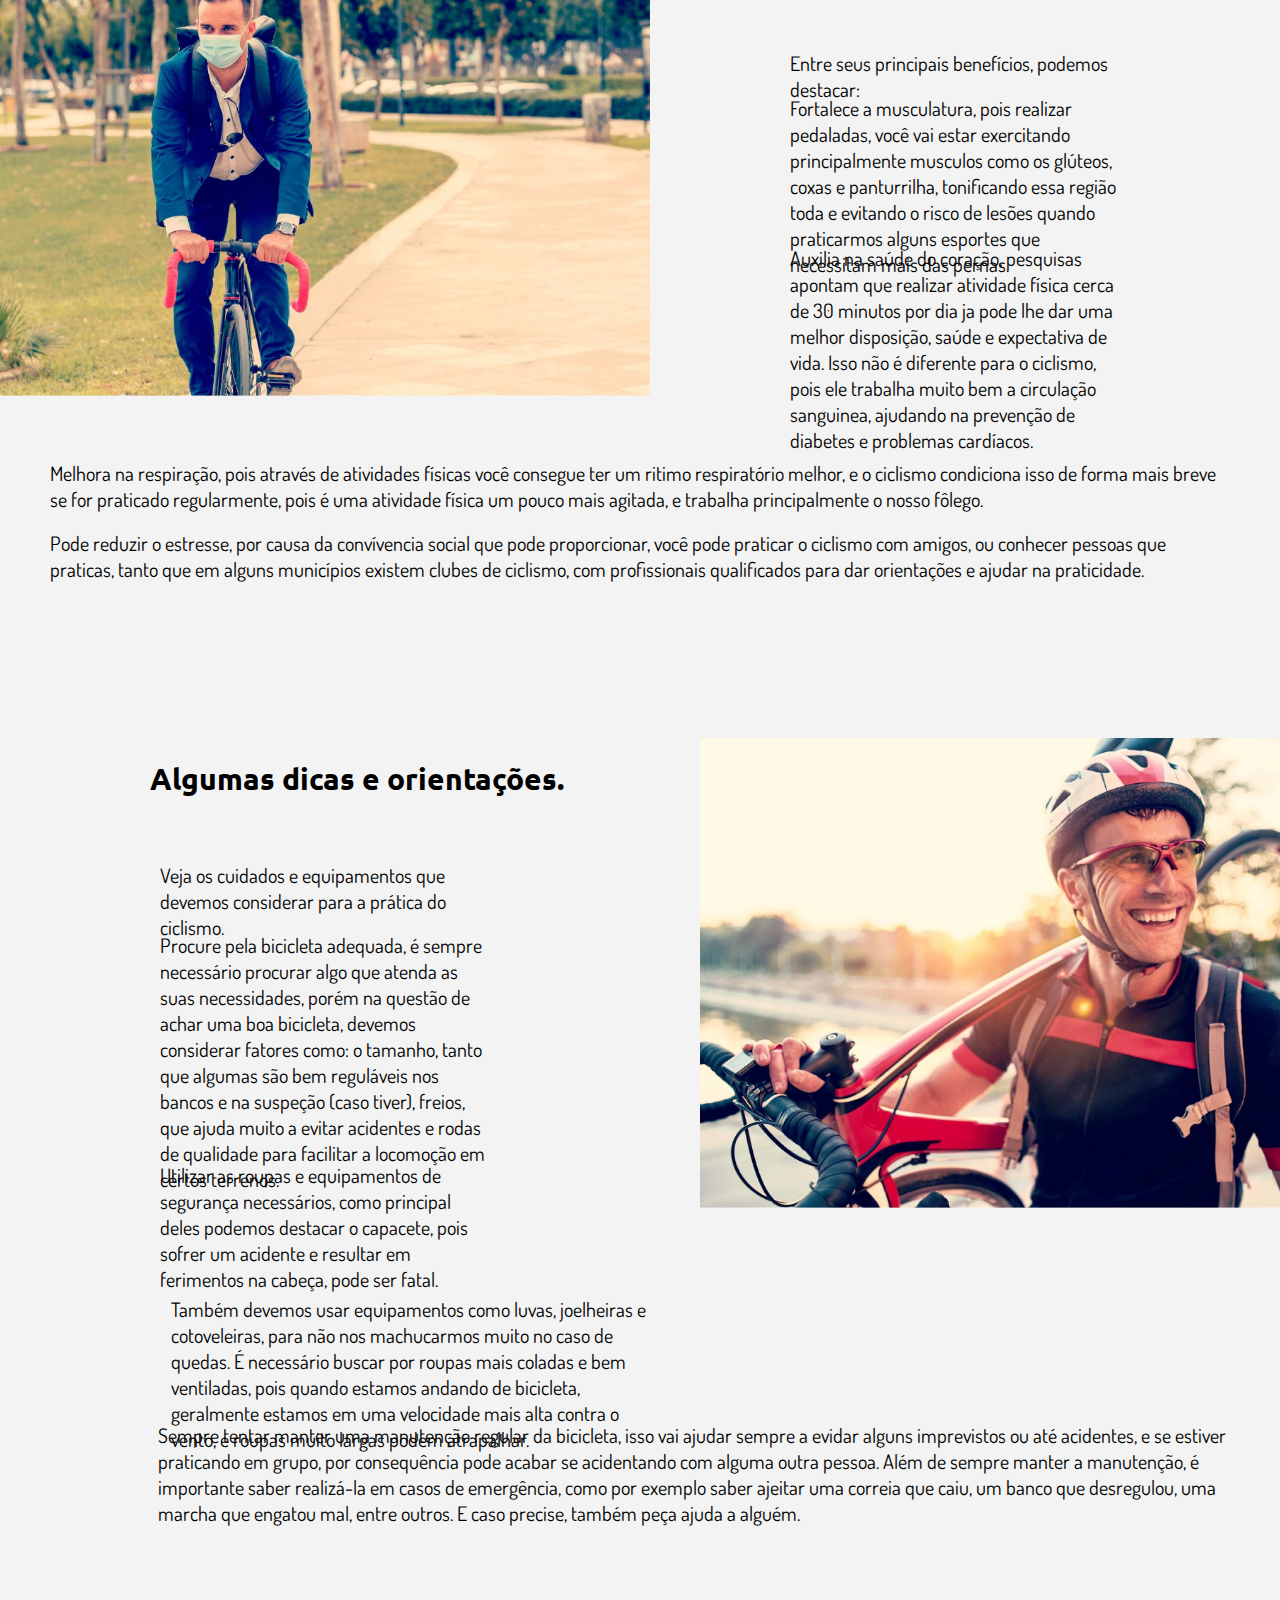
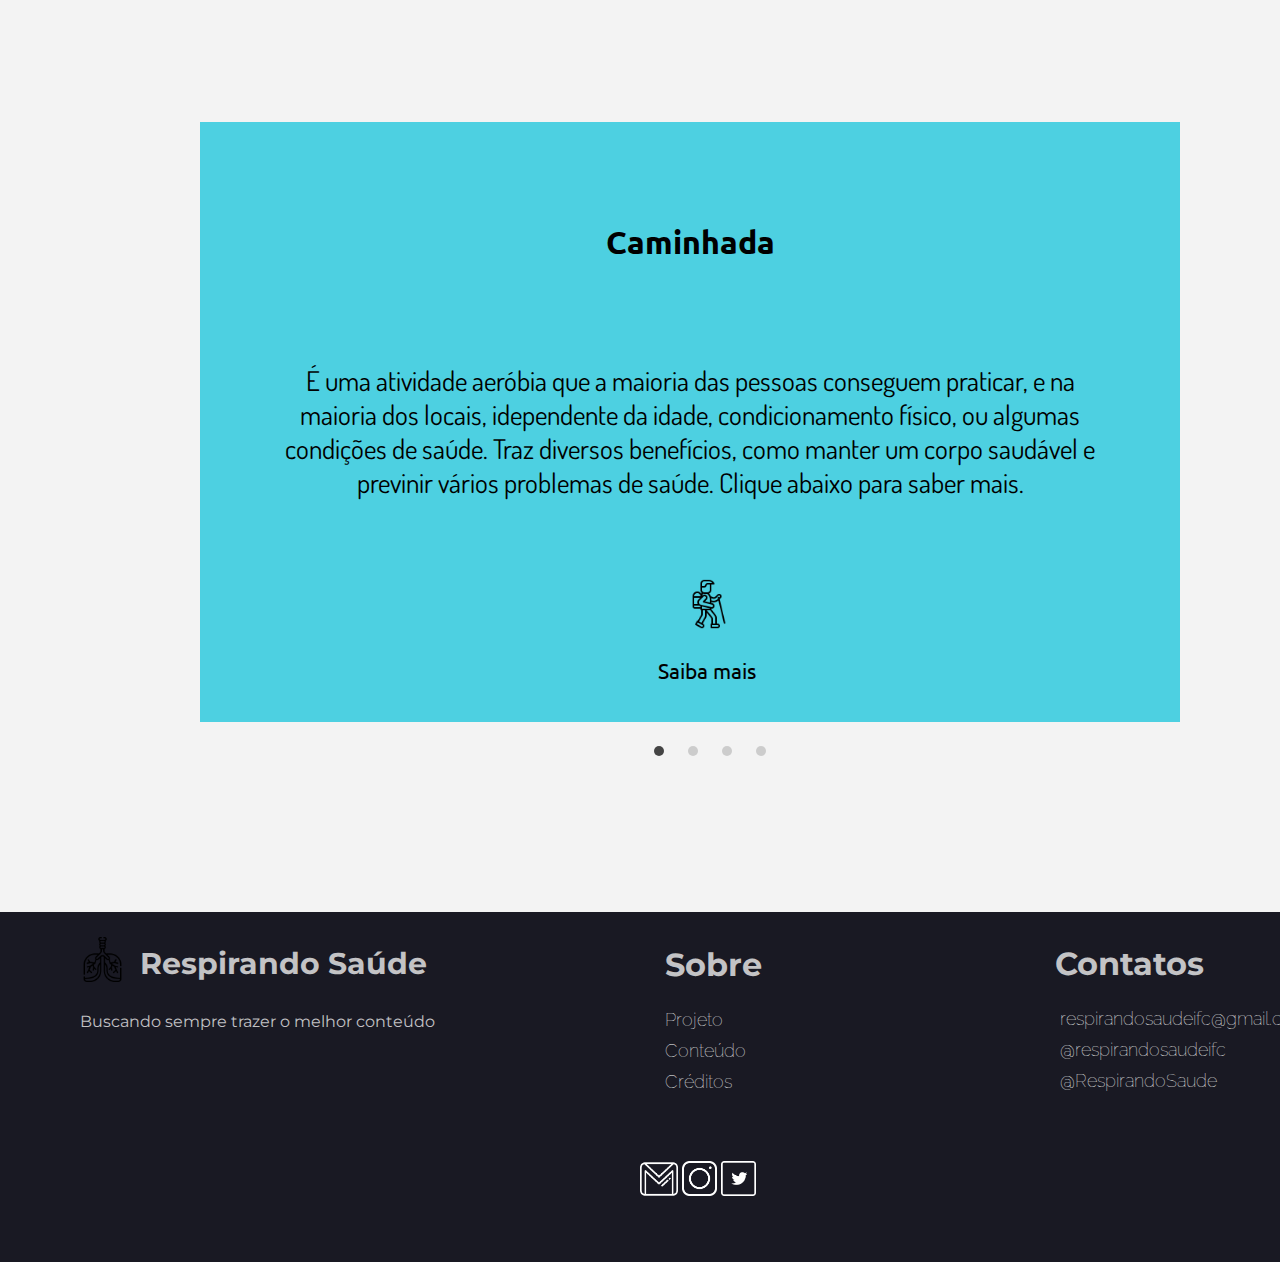
<file: desenvolvimento do site do PI/ciclismo.html>
<!DOCTYPE html>
<html lang="pt-br">
    <head>
        <meta charset="UTF-8"/>
        <meta http-equiv="X-UA-Compatible" content="IE=edge" />
        <meta name="viewport" content="width=device-width, initial-scale=1.0" />
        <title>Respirando Saúde | Ciclismo</title>
        <link rel="stylesheet" href="ciclismo.css" />
        <link rel="icon" type="imagem/png" href="imagens\icone.png" />
        <script src="navbar.js"></script>
    </head>
    <body>
        <nav id="navbar">
            <div class="logonav">
                <a href="index.html">
                    <img id="logonavimg" src="imagens\logo.png" alt="logo"/>
                    <h1 id="nomedositenv">Respirando Saúde</h1>
                </a>
            </div>
        
            <div class="navitems">
                <a href="#slider">Atividades</a>
                <a href="#container3">Orientações</a>
                <a href="index.html #doençaslk">Doenças</a>
                <a href="#rodape">Sobre nós</a>
            </div>
        </nav>

        <header id="cabeçalho">
            <h2 id="titulotxtcb">Ciclismo</h2>

            <p id="cbtxt">
                Saiba mais sobre o ciclismo, seus benefícios, praticidade, equipamentos necessários, as orientações recomendadas na sua execução e como as pessoas com problemas respiratórios podem se beneficiar. 
            </p>

            <img id="ftcabeçalho" src="imagens\ciclismo_cb.jpg" alt="cabeçalho"/>
        </header>
        
        <div id="corpo">
            <div id="container1">
                <h2 id="titulo1">Sobre o ciclismo</h2>
                <p id="txt1">
                    Pode ser praticada tanto de forma anaeróbica quanto aeróbica, porém é recomendado principalmente para as pessoas com problemas respiratórios a prática aeróbica. É uma modalidade que tem diversos tipos, como: o cilcismo de pista, o BMX e o mountain bike.
                </p>
                <p id="txt1p2">
                    Para pratica é necessário uma bicicleta, que pode variar o tipo e tamanho de pessoa para pessoa. Também a vários tipos, entre elas podemos destacar: 
                </p>
                <p id="txt1p3">
                    A bicicleta urbana, que é a mais convencional, apropriada para passeios e locomoção em perímetros urbanos e estradas comuns. Normalmente seus tamanhos é aro 26 para os adultos e aro 24 para crianças e com pneus mais grossos para trajetos irregulares.
                </p>
                <p id="txt1p4">
                    A mountain bike, que é considerada a mais popular no Brasil. Embora seja planejada para terrenos mais irregulares, porém pode ser utilizada em outros terrenos, como asfaltos ou calçamentos. Suas principais características é a presença de suspenção e pneus mais grossos e com cravos que dão mais aderência para quando pedalarmos em terrenos com muita terra.
                </p>
                <p id="txt1p5">
                    A bicicleta híbrida, que é o modelo mais utilizado atualmente. É meio que a bicicleta "faz tudo", pois é equipada com diversas marchas, fazendo com que o ciclista consiga sempre se adaptar a variados terrenos e velocidades. E é a mais indicada para quem quer praticar ciclismo regularmente, pois é possível utilizar em variados terrenos.
                </p>

                <div id="container2">
                    <h2 id="txt2titulo">Benefícios</h2>
                    <img id="txt2img" src="imagens\ciclismoft1.jpg" alt="ciclista"/>
                    <p id="txt2">
                        Entre seus principais benefícios, podemos destacar:
                    </p>
                    <p id="txt2p1">
                        Fortalece a musculatura, pois realizar pedaladas, você vai estar exercitando principalmente musculos como os glúteos, coxas e panturrilha, tonificando essa região toda e evitando o risco de lesões quando praticarmos alguns esportes que necessitam mais das pernas.
                    </p>
                    <p id="txt2p2">
                        Auxilia na saúde do coração, pesquisas apontam que realizar atividade física cerca de 30 minutos por dia ja pode lhe dar uma melhor disposição, saúde e expectativa de vida. Isso não é diferente para o ciclismo, pois ele trabalha muito bem a circulação sanguinea, ajudando na prevenção de diabetes e problemas cardíacos.
                    </p>
                    <p id="txt2p3">
                        Melhora na respiração, pois através de atividades físicas você consegue ter um ritimo respiratório melhor, e o ciclismo condiciona isso de forma mais breve se for praticado regularmente, pois é uma atividade física um pouco mais agitada, e trabalha principalmente o nosso fôlego.
                    </p>
                    <p id="txt2p4">
                        Pode reduzir o estresse, por causa da convívencia social que pode proporcionar, você pode praticar o ciclismo com amigos, ou conhecer pessoas que praticas, tanto que em alguns municípios existem clubes de ciclismo, com profissionais qualificados para dar orientações e ajudar na praticidade.
                    </p>
                </div>

                <div id="container3">
                    <h2 id="txt3titulo">Algumas dicas e orientações.</h2>
                    <img id="txt3img" src="imagens\ciclismoft2.jpg" alt="ciclista">
                    <p id="txt3">
                        Veja os cuidados e equipamentos que devemos considerar para a prática do ciclismo.
                    </p>
                    <p id="txt3p2">
                        Procure pela bicicleta adequada, é sempre necessário procurar algo que atenda as suas necessidades, porém na questão de achar uma boa bicicleta, devemos considerar fatores como: o tamanho, tanto que algumas são bem reguláveis nos bancos e na suspeção (caso tiver), freios, que ajuda muito a evitar acidentes e rodas de qualidade para facilitar a locomoção em certos terrenos.
                    </p>
                    <p id="txt3p3">
                        Utilizar as roupas e equipamentos de segurança necessários, como principal deles podemos destacar o capacete, pois sofrer um acidente e resultar em ferimentos na cabeça, pode ser fatal. <span id="txta">Também devemos usar equipamentos como luvas, joelheiras e cotoveleiras, para não nos machucarmos muito no caso de quedas. É necessário buscar por roupas mais coladas e bem ventiladas, pois quando estamos andando de bicicleta, geralmente estamos em uma velocidade mais alta contra o vento, e roupas muito largas podem atrapalhar.</span>
                    </p>
                    <p id="txt3p4">
                        Sempre tentar manter uma manutenção regular da bicicleta, isso vai ajudar sempre a evidar alguns imprevistos ou até acidentes, e se estiver praticando em grupo, por consequência pode acabar se acidentando com alguma outra pessoa. Além de sempre manter a manutenção, é importante saber realizá-la em casos de emergência, como por exemplo saber ajeitar uma correia que caiu, um banco que desregulou, uma marcha que engatou mal, entre outros. E caso precise, também peça ajuda a alguém.
                    </p>
                </div>
            
                <div id="slider">
					<input type="radio" name="slider" id="slide1" checked>
					<input type="radio" name="slider" id="slide2">
					<input type="radio" name="slider" id="slide3">
					<input type="radio" name="slider" id="slide4">
					<div id="slides">
						<div id="overflow">
							<div class="inner">
								<div class="slide slide_1">
									<div class="slide-content">
										<h2 id="slidetitle">Caminhada</h2>
										<p id="slidetxt">
											É uma atividade aeróbia que a maioria das pessoas conseguem praticar, e na maioria dos locais, idependente da idade, condicionamento físico, ou algumas condições de saúde. Traz diversos benefícios, como manter um corpo saudável e previnir vários problemas de saúde. Clique abaixo para saber mais.
										</p>
										<a href="caminhada.html"><img id="slideicon" src="imagens\caminhada_icon.png" alt="caminhada"></a>
										<a href="caminhada.html" id="saibamaisslide">Saiba mais</a>
									</div>
								</div>

								<div class="slide slide_2">
									<div class="slide-content">
										<h2 id="slidetitle">Ciclismo</h2>
										<p id="slidetxt">
											Uma das atividades físicas mais divertidas que existem, tanto na questão prática, mas também em questões sociais. Conheça sobre o ciclismo e sua praticidade, benefícios e as orientações e equipamentos necessários. Clique abaixo para saber mais.
										</p>
										<a href="ciclismo.html"><img id="slideicon2" src="imagens\ciclismo_icon.png" alt="ciclismo"></a>
										<a href="ciclismo.html" id="saibamaisslide2">Saiba mais</a>
									</div>
								</div>

								<div class="slide slide_3">
									<div class="slide-content">
										<h2 id="slidetitle">Natação</h2>
										<p id="slidetxt">
											A natação é uma atividade física aeróbica muito completa, e praticamente qualquer um consegue fazer, seja por idade, algumas condições físicas ou doneças, tanto que até bebes e idoso praticam natação. Veja um pouco sobre seus benefícios, praticidade, equipamentos e orientações necessárias.
										</p>
										<a href="nataçao.html"><img id="slideicon3" src="imagens\nataçao_icon.png" alt="natação"></a>
										<a href="nataçao.html" id="saibamaisslide3">Saiba mais</a>
									</div>
								</div>

								<div class="slide slide_4">
									<div class="slide-content">
										<h2 id="slidetitle">Yoga</h2>
										<p id="slidetxt">
											Yoga é uma atividade com diversas váriedades de prática, benefícios e existem os mais diferentes ramos de yoga para diversos tipos de pessoas, com diferentes tipos físicos, idade e condição de saúde. Clique abaixo para saber mais.
										</p>
										<a href="yoga.html"><img id="slideicon4" src="imagens\yoga_icon.png" alt="yoga"></a>
										<a href="yoga.html" id="saibamaisslide4">Saiba mais</a>
									</div>
								</div>
							</div>
						</div>
					</div>
					<div id="controls">
						<label for="slide1"></label>
						<label for="slide2"></label>
						<label for="slide3"></label>
						<label for="slide4"></label>
					</div>
					<div id="bullets">
						<label for="slide1"></label>
						<label for="slide2"></label>
						<label for="slide3"></label>
						<label for="slide4"></label>
					</div>
				</div>
			</div>
        </div>

        <footer id="rodape">
            <div id="logorodape">
              <a href="index.html"><h2 id="nomedositerp">Respirando Saúde</h2></a>
              <a href="index.html"><img id="logorp" src="imagens\logo.png" alt="logo"/></a>
              <p id="fraserodape">
                Buscando sempre trazer o melhor
                conteúdo
              </p>
            </div>
      
            <div id="sobre">
              <h1 id="sobretxt">Sobre</h1>
              <div id="saibamaisrp">
                  <a href="projeto.html" id="sm">Projeto</a>
                  <a href="conteudo.html" id="sm">Conteúdo</a>
                  <a href="creditos.html" id="sm">Créditos</a>
              </div>
            </div>
      
            <div id="contatos">
                <h1 id="contatotxt">Contatos</h1>
                <div id="contatosrp">
  
                    <a href="https://mail.google.com/mail/u/2/#inbox?compose=CllgCKCDkjvJzrDbMQLLlVSsjmkLCHHxxGHvqdtRmTZHRFsnQDmNwmtZlZrFFlpCJPgnbSSnFkg" target="_blank" id="cr">respirandosaudeifc@gmail.com</a>
  
                    <a href="https://www.instagram.com/respirandosaudeifc/" target="_blank" id="cr">@respirandosaudeifc</a>
  
                    <a href="https://twitter.com/RespirandoSaude" id="cr" target="_blank">@RespirandoSaude</a>
                </div>
              </div>
        
              <div id="logocontatos">
  
                <a href="https://mail.google.com/mail/u/2/#inbox?compose=CllgCKCDkjvJzrDbMQLLlVSsjmkLCHHxxGHvqdtRmTZHRFsnQDmNwmtZlZrFFlpCJPgnbSSnFkg" target="_blank"><img id="gmail" src="imagens\email.png" width="38" height="44"/></a>
  
                <a href="https://www.instagram.com/respirandosaudeifc/" target="_blank"><img id="instagram" src="imagens\instagram.png" alt="instagram"/></a>
  
                <a href="https://twitter.com/RespirandoSaude" target="_blank"><img id="twitter" src="imagens\twitter.png" alt="twitter"/></a>
              </div>
        </footer>
    </body>
</html>
</file>
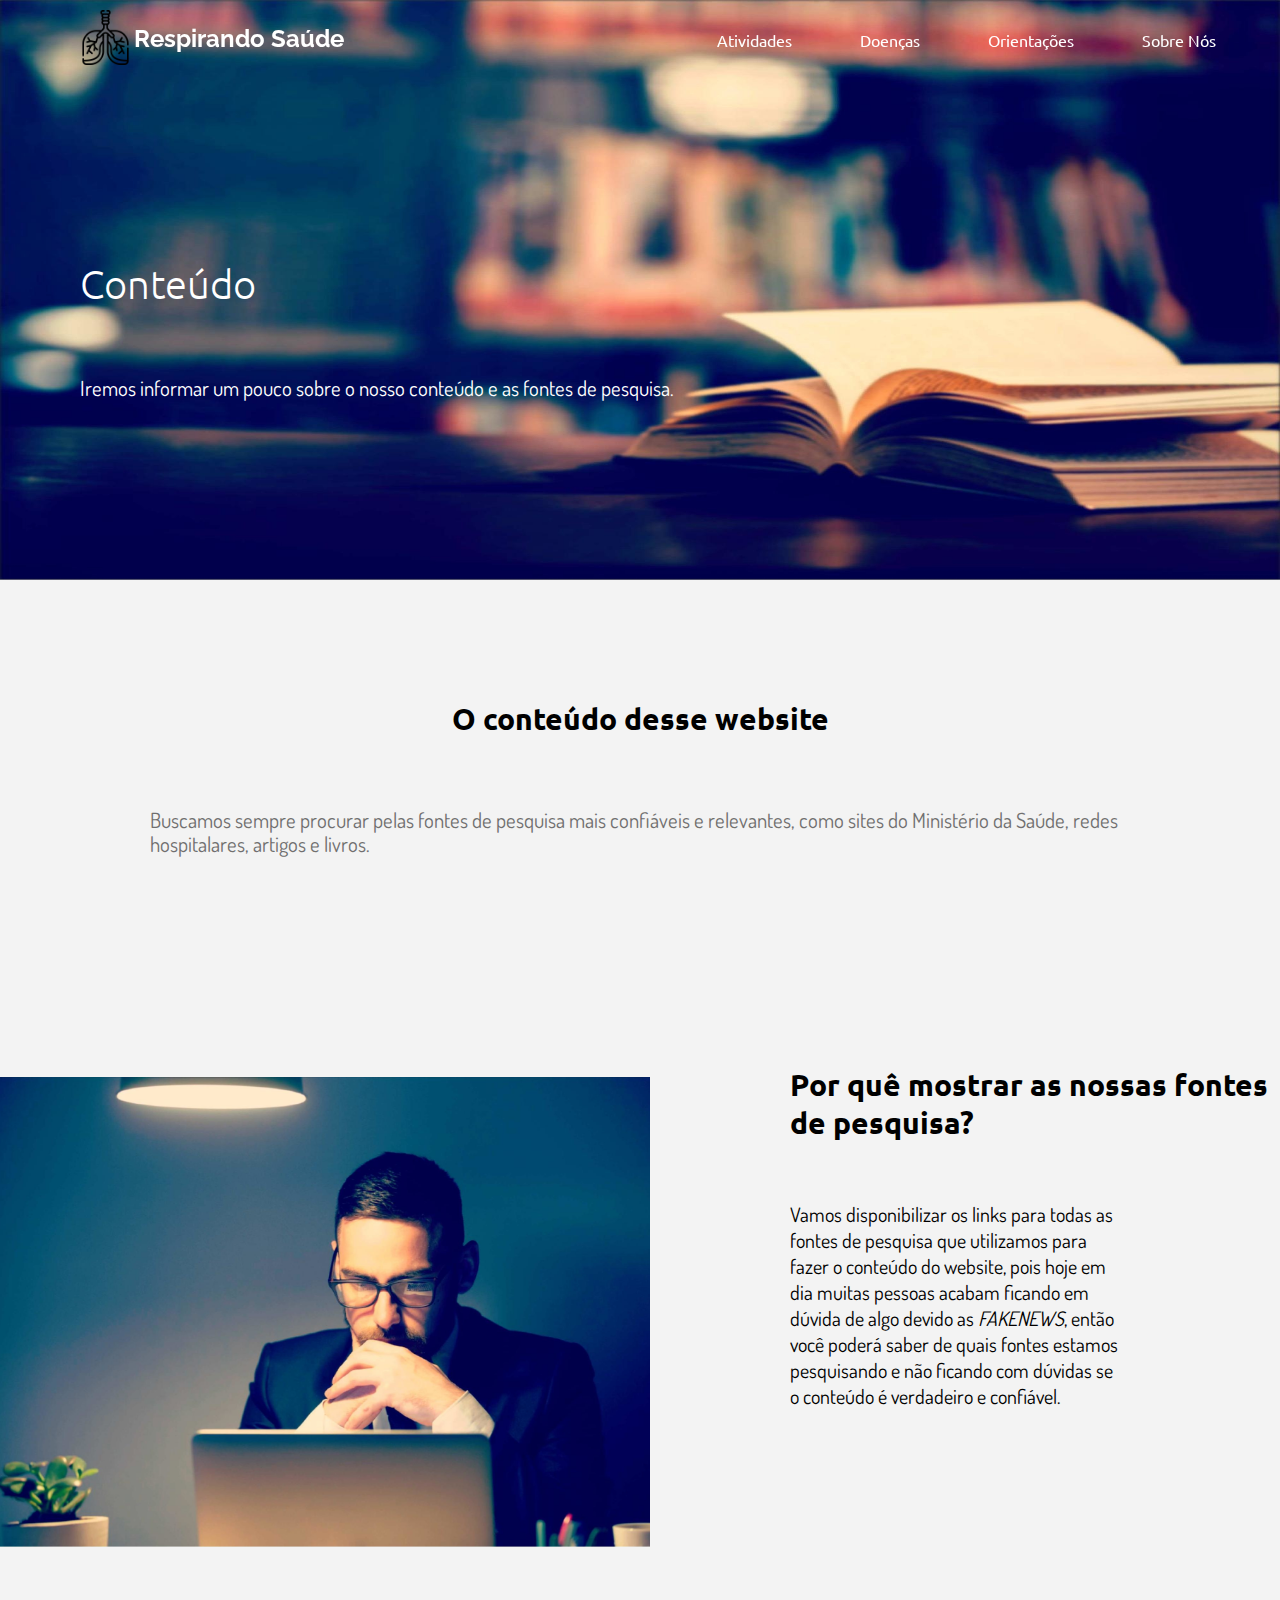
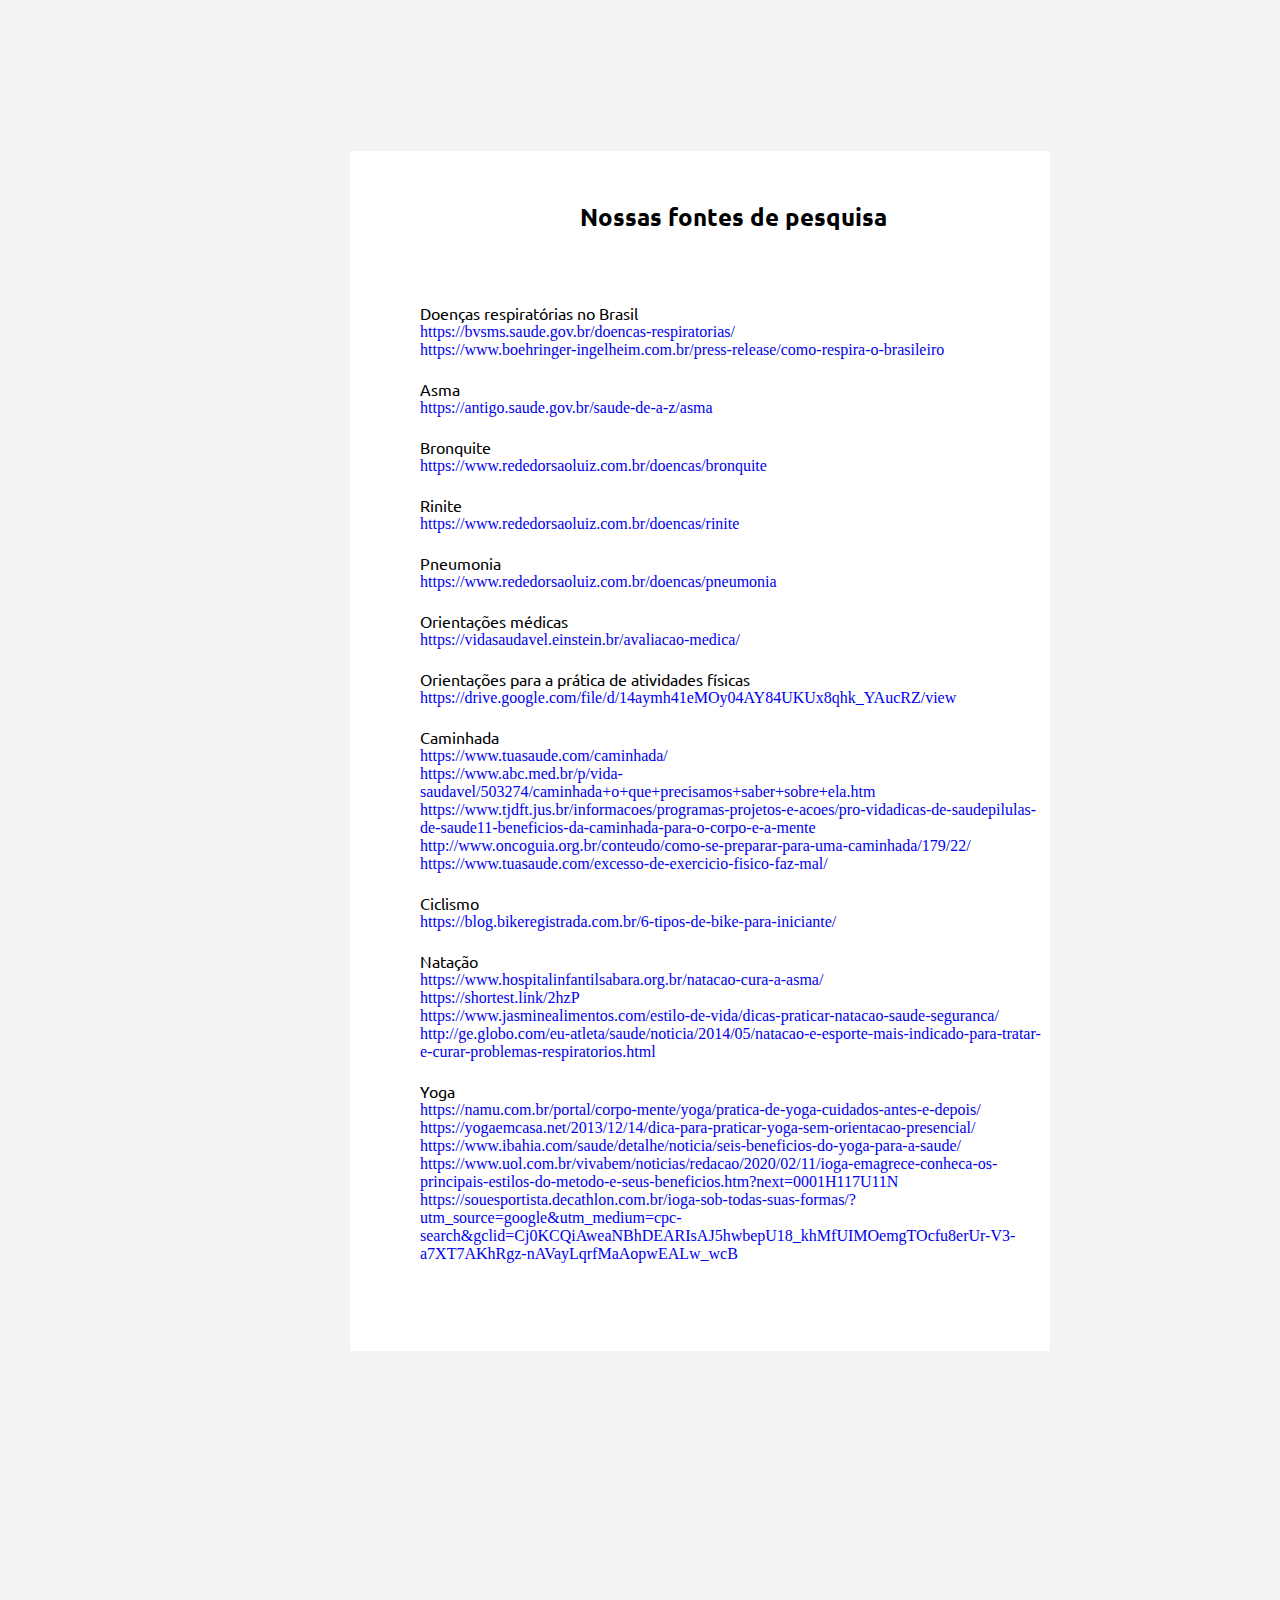
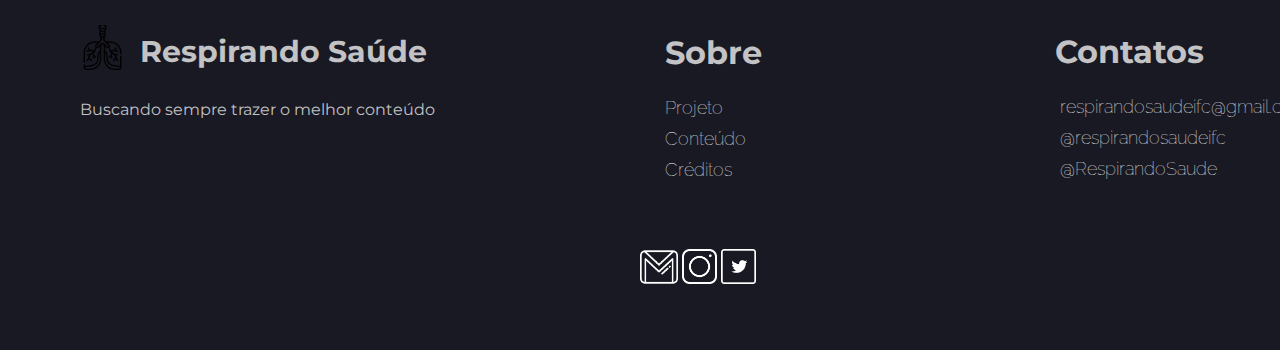
<file: desenvolvimento do site do PI/conteudo.html>
<!DOCTYPE html>
<html lang="pt-br">
	<head>
		<meta charset="UTF-8">
		<meta http-equiv="X-UA-Compatible" content="IE=edge">
		<meta name="viewport" content="width=device-width, initial-scale=1.0">
		<title>Respirando Saúde | Conteúdo</title>
		<link rel="stylesheet" href="conteudo.css">
		<link rel="icon" type="imagem/png" href="imagens\icone.png">
		<script src="navbar.js"></script>
	</head>
	<body>
		<nav id="navbar">
			<div class="logonav">
				<a href="index.html"><img id="logonavimg" src="imagens\logo.png" alt="logo">
				<h1 id="nomedositenv">Respirando Saúde</h1></a>
			</div>
			<div class="navitems">
				<a href="index.html #slider">Atividades</a>
				<a href="index.html #doençaslk">Doenças</a>
				<a href="index.html #saibamais1">Orientações</a>
				<a href="#rodape">Sobre nós</a>
			</div>
		</nav>

		<header id="cabeçalho">
			<h2 id="titulotxtcb">Conteúdo</h2>

			<p id="cbtxt">Iremos informar um pouco sobre o nosso conteúdo e as fontes de pesquisa.</p>

			<img id="ftcabeçalho" src="imagens\conteudocb.jpg" alt="cabeçalho">
		</header>

		<div id="corpo">
			<div id="container1">
				<h2 id="titulo1">O conteúdo desse website</h2>
				<p id="txt1">
					Buscamos sempre procurar pelas fontes de pesquisa mais confiáveis e relevantes, como sites do Ministério da Saúde, redes hospitalares, artigos e livros.
				</p>

				<div id="container2">
					<h2 id="txt2titulo">Por quê mostrar as nossas fontes de pesquisa?</h2>
					<img id="txt2img" src="imagens\conteudotxt2.jpg" alt="empresário">
					<p id="txt2">
						Vamos disponibilizar os links para todas as fontes de pesquisa que utilizamos para fazer o conteúdo do website, pois hoje em dia muitas pessoas acabam ficando em dúvida de algo devido as <em>FAKENEWS</em>, então você poderá saber de quais fontes estamos pesquisando e não ficando com dúvidas se o conteúdo é verdadeiro e confiável.
					</p>
				</div>

				<div id="cards">
					<div id="card1">
						<div id="card">
							<h2 id="boxtitulo">Nossas fontes de pesquisa</h2>
							<div id="links">
								<p id="reflinktitulo">Doenças respiratórias no Brasil</p>
									
									<p>
										<a href="https://bvsms.saude.gov.br/doencas-respiratorias/" target="_blank">https://bvsms.saude.gov.br/doencas-respiratorias/</a>
									</p>

									<p>
										<a href="https://www.boehringer-ingelheim.com.br/press-release/como-respira-o-brasileiro" target="_blank">https://www.boehringer-ingelheim.com.br/press-release/como-respira-o-brasileiro</a>
									</p>


								<p id="reflinktitulo2">Asma</p>
								<a href="https://antigo.saude.gov.br/saude-de-a-z/asma" target="_blank">https://antigo.saude.gov.br/saude-de-a-z/asma</a>

								<p id="reflinktitulo2">Bronquite</p>
								<a href="https://www.rededorsaoluiz.com.br/doencas/bronquite" target="_blank">https://www.rededorsaoluiz.com.br/doencas/bronquite</a>

								<p id="reflinktitulo2">Rinite</p>
								<a href="https://www.rededorsaoluiz.com.br/doencas/rinite" target="_blank">https://www.rededorsaoluiz.com.br/doencas/rinite</a>

								<p id="reflinktitulo2">Pneumonia</p>
								<a href="https://www.rededorsaoluiz.com.br/doencas/pneumonia" target="_blank">https://www.rededorsaoluiz.com.br/doencas/pneumonia</a>

								
								<p id="reflinktitulo2">Orientações médicas</p>
								<a href="https://vidasaudavel.einstein.br/avaliacao-medica/" target="_blank">https://vidasaudavel.einstein.br/avaliacao-medica/</a>

								<p id="reflinktitulo2">Orientações para a prática de atividades físicas</p>
								<a href="https://drive.google.com/file/d/14aymh41eMOy04AY84UKUx8qhk_YAucRZ/view" target="_blank">https://drive.google.com/file/d/14aymh41eMOy04AY84UKUx8qhk_YAucRZ/view</a>

								<p>
									<p id="reflinktitulo2">Caminhada</p>
									<a href="https://www.tuasaude.com/caminhada/" target="_blank">https://www.tuasaude.com/caminhada/</a>
								</p>

								<p>
									<a href="https://www.abc.med.br/p/vida-saudavel/503274/caminhada+o+que+precisamos+saber+sobre+ela.htm" target="_blank">https://www.abc.med.br/p/vida-saudavel/503274/caminhada+o+que+precisamos+saber+sobre+ela.htm</a>
								</p>

								<p>
									<a href="https://www.tjdft.jus.br/informacoes/programas-projetos-e-acoes/pro-vida/dicas-de-saude/pilulas-de-saude/11-beneficios-da-caminhada-para-o-corpo-e-a-mente" target="_blank">https://www.tjdft.jus.br/informacoes/programas-projetos-e-acoes/pro-vidadicas-de-saudepilulas-de-saude11-beneficios-da-caminhada-para-o-corpo-e-a-mente</a>
								</p>

								<p>
									<a href="http://www.oncoguia.org.br/conteudo/como-se-preparar-para-uma-caminhada/179/22/" target="_blank">http://www.oncoguia.org.br/conteudo/como-se-preparar-para-uma-caminhada/179/22/</a>
								</p>

								<p>
									<a href="https://www.tuasaude.com/excesso-de-exercicio-fisico-faz-mal/" target="_blank">https://www.tuasaude.com/excesso-de-exercicio-fisico-faz-mal/</a>
								</p>

								<p id="reflinktitulo2">Ciclismo</p>
								<a href="https://blog.bikeregistrada.com.br/6-tipos-de-bike-para-iniciante/" target="_blank">https://blog.bikeregistrada.com.br/6-tipos-de-bike-para-iniciante/</a>

								<p>
									<p id="reflinktitulo2">Natação</p>
									<a href="https://www.hospitalinfantilsabara.org.br/natacao-cura-a-asma/" target="_blank">https://www.hospitalinfantilsabara.org.br/natacao-cura-a-asma/</a>
								</p>

								<p>
									<a href="https://shortest.link/2hzP" target="_blank">https://shortest.link/2hzP</a>
								</p>

								<p>
									<a href="https://www.jasminealimentos.com/estilo-de-vida/dicas-praticar-natacao-saude-seguranca/" target="_blank">https://www.jasminealimentos.com/estilo-de-vida/dicas-praticar-natacao-saude-seguranca/</a>
								</p>

								<p>
									<a href="http://ge.globo.com/eu-atleta/saude/noticia/2014/05/natacao-e-esporte-mais-indicado-para-tratar-e-curar-problemas-respiratorios.html" target="_blank">http://ge.globo.com/eu-atleta/saude/noticia/2014/05/natacao-e-esporte-mais-indicado-para-tratar-e-curar-problemas-respiratorios.html</a>
								</p>

								<p>
									<p id="reflinktitulo2">Yoga</p>
									<a href="https://namu.com.br/portal/corpo-mente/yoga/pratica-de-yoga-cuidados-antes-e-depois/" target="_blank">https://namu.com.br/portal/corpo-mente/yoga/pratica-de-yoga-cuidados-antes-e-depois/</a>
								</p>

								<p>
									<a href="https://yogaemcasa.net/2013/12/14/dica-para-praticar-yoga-sem-orientacao-presencial/
									" target="_blank">https://yogaemcasa.net/2013/12/14/dica-para-praticar-yoga-sem-orientacao-presencial/
									</a>
								</p>

								<p>
									<a href="https://www.ibahia.com/saude/detalhe/noticia/seis-beneficios-do-yoga-para-a-saude/" target="_blank">https://www.ibahia.com/saude/detalhe/noticia/seis-beneficios-do-yoga-para-a-saude/
									</a>
								</p>

								<p>
									<a href="https://www.uol.com.br/vivabem/noticias/redacao/2020/02/11/ioga-emagrece-conheca-os-principais-estilos-do-metodo-e-seus-beneficios.htm?next=0001H117U11N" target="_blank">https://www.uol.com.br/vivabem/noticias/redacao/2020/02/11/ioga-emagrece-conheca-os-principais-estilos-do-metodo-e-seus-beneficios.htm?next=0001H117U11N
									</a>
								</p>

								<p>
									<a href="https://souesportista.decathlon.com.br/ioga-sob-todas-suas-formas/?utm_source=google&utm_medium=cpc-search&gclid=Cj0KCQiAweaNBhDEARIsAJ5hwbepU18_khMfUIMOemgTOcfu8erUr-V3-a7XT7AKhRgz-nAVayLqrfMaAopwEALw_wcB" target="_blank">https://souesportista.decathlon.com.br/ioga-sob-todas-suas-formas/?utm_source=google&utm_medium=cpc-search&gclid=Cj0KCQiAweaNBhDEARIsAJ5hwbepU18_khMfUIMOemgTOcfu8erUr-V3-a7XT7AKhRgz-nAVayLqrfMaAopwEALw_wcB
									</a>
								</p>

							</div>
						</div>
					</div>
				</div>
			</div>
		</div>

		<footer id="rodape">
			<div id="logorodape">
				<a href="index.html"><h2 id="nomedositerp">Respirando Saúde</h2></a>
				<a href="index.html"><img id="logorp" src="imagens\logo.png" alt="logo"></a>
				<p id="fraserodape">
					Buscando sempre trazer o melhor
					conteúdo
				</p>
			</div>
			
			<div id="sobre">
				<h1 id="sobretxt">Sobre</h1>
				<div id="saibamaisrp">
					<a href="projeto.html" id="sm">Projeto</a>
					<a href="conteudo.html" id="sm">Conteúdo</a>
					<a href="creditos.html" id="sm">Créditos</a>
				</div>
			</div>
			
			<div id="contatos">
				<h1 id="contatotxt">Contatos</h1>
				<div id="contatosrp">
  
					<a href="https://mail.google.com/mail/u/2/#inbox?compose=CllgCKCDkjvJzrDbMQLLlVSsjmkLCHHxxGHvqdtRmTZHRFsnQDmNwmtZlZrFFlpCJPgnbSSnFkg" target="_blank" id="cr">respirandosaudeifc@gmail.com</a>
  
					<a href="https://www.instagram.com/respirandosaudeifc/" target="_blank" id="cr">@respirandosaudeifc</a>
  
					<a href="https://twitter.com/RespirandoSaude" id="cr" target="_blank">@RespirandoSaude</a>
				</div>
			  </div>
		
			  <div id="logocontatos">
  
				<a href="https://mail.google.com/mail/u/2/#inbox?compose=CllgCKCDkjvJzrDbMQLLlVSsjmkLCHHxxGHvqdtRmTZHRFsnQDmNwmtZlZrFFlpCJPgnbSSnFkg" target="_blank"><img id="gmail" src="imagens\email.png" alt="gmail"></a>
  
				<a href="https://www.instagram.com/respirandosaudeifc/" target="_blank"><img id="instagram" src="imagens\instagram.png" alt="instagram"></a>
  
				<a href="https://twitter.com/RespirandoSaude" target="_blank"><img id="twitter" src="imagens\twitter.png" alt="twitter"></a>
			  </div>
		</footer>
	</body>
</html>
</file>
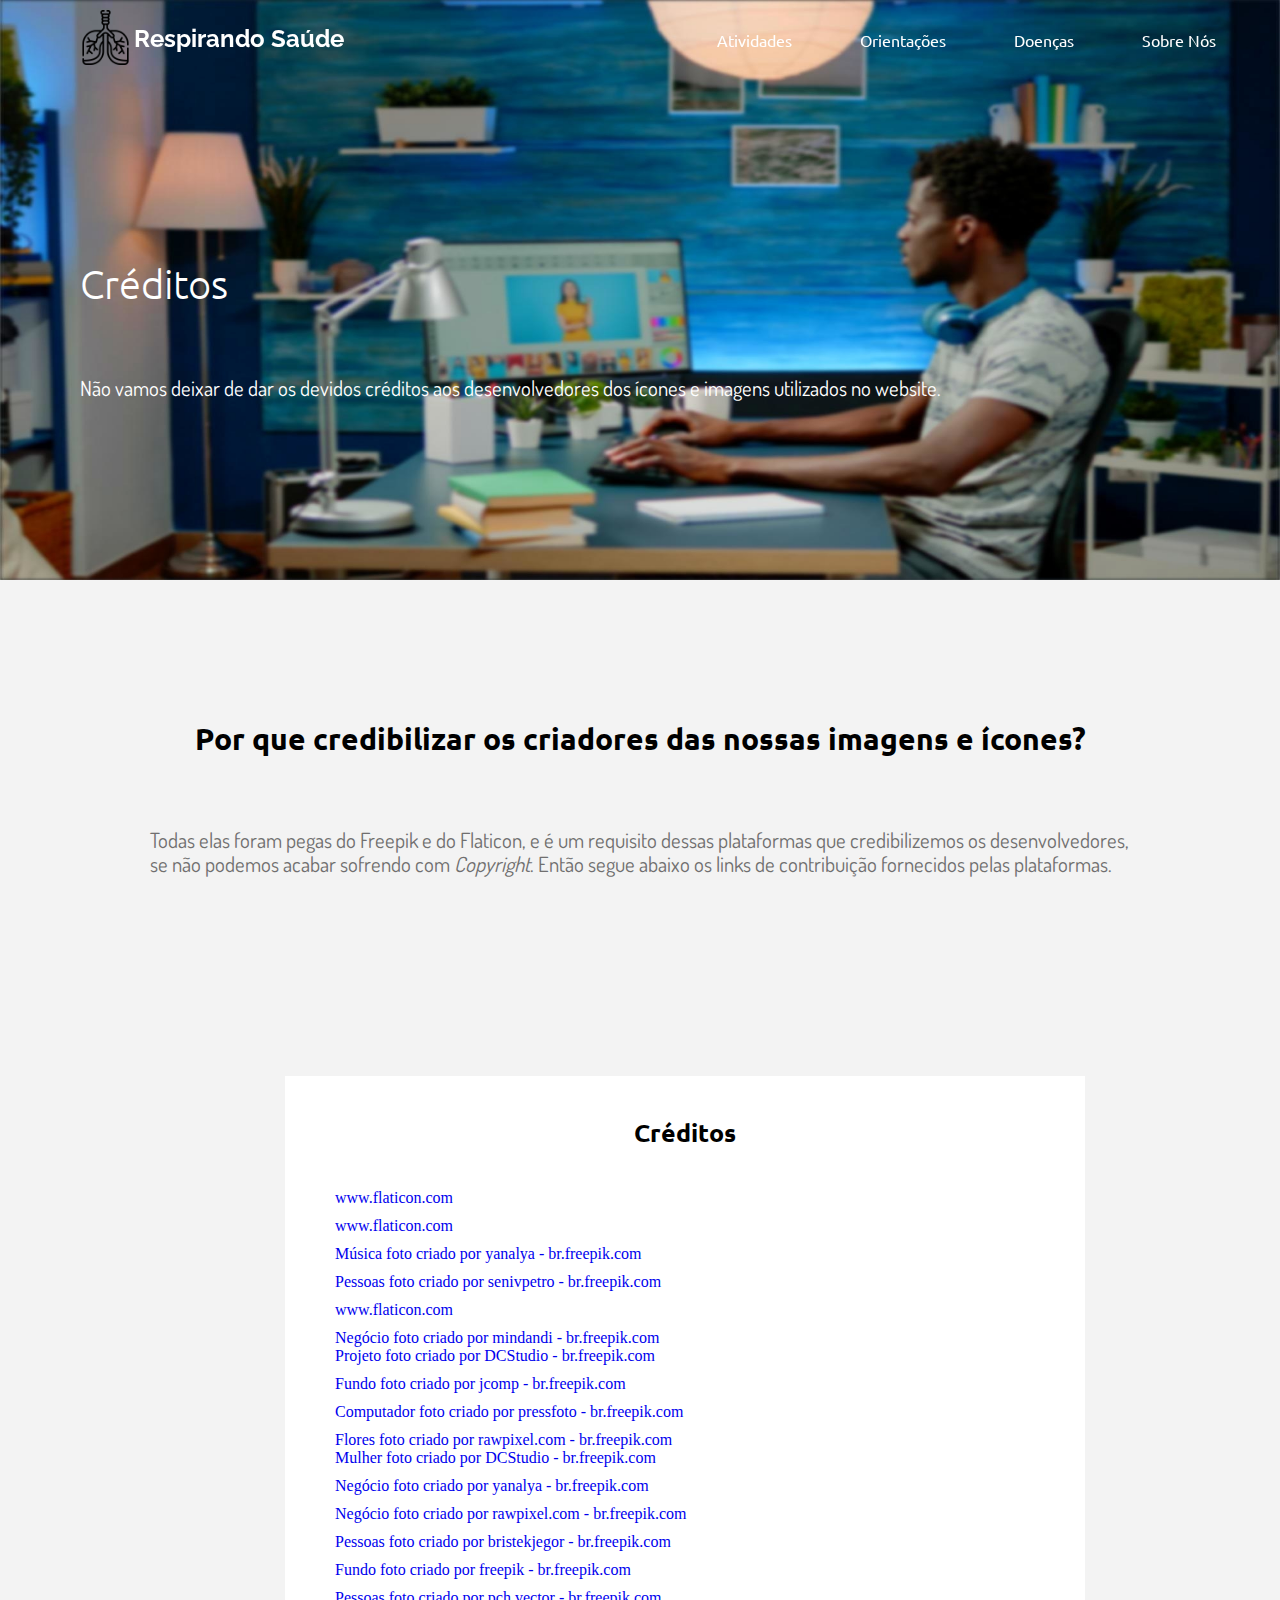
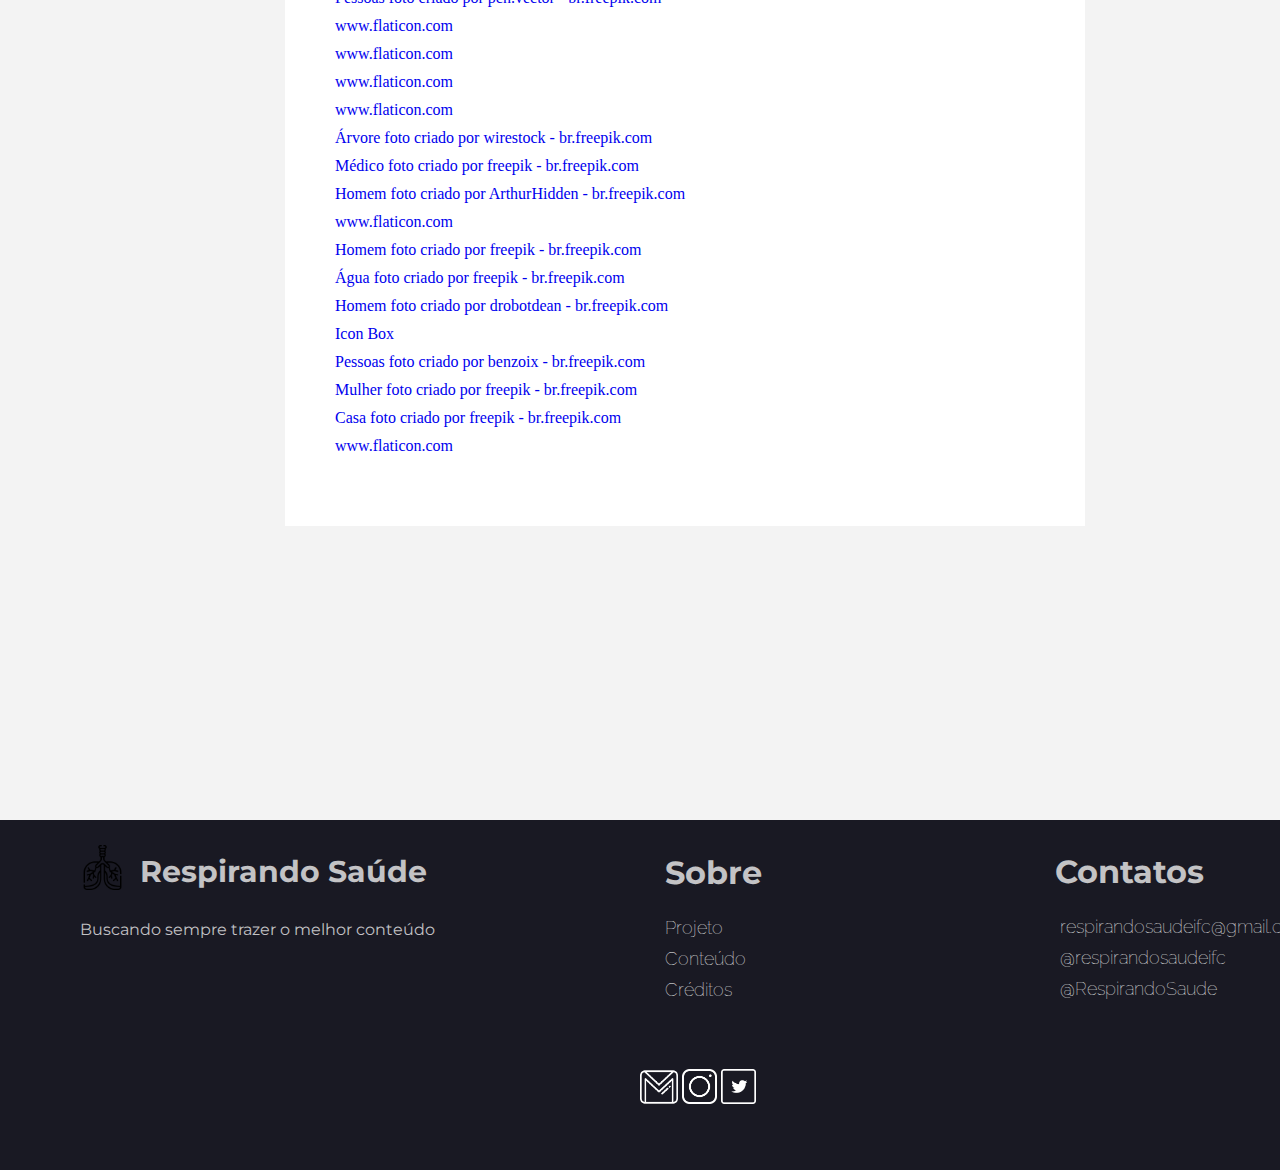
<file: desenvolvimento do site do PI/creditos.html>
<!DOCTYPE html>
<html lang="pt-br">
	<head>
		<meta charset="UTF-8">
		<meta http-equiv="X-UA-Compatible" content="IE=edge">
		<meta name="viewport" content="width=device-width, initial-scale=1.0">
		<title>Respirando Saúde | Créditos</title>
		<link rel="stylesheet" href="creditos.css">
		<link rel="icon" type="imagem/png" href="imagens\icone.png">
		<script src="navbar.js"></script>
	</head>
	<body>
		<nav id="navbar">
			<div class="logonav">
				<a href="index.html"><img id="logonavimg" src="imagens\logo.png" alt="logo"><h1 id="nomedositenv">Respirando Saúde</h1></a>
			</div>
			<div class="navitems">
				<a href="index.html #slider">Atividades</a>
				<a href="index.html #saibamais1">Orientações</a>
				<a href="index.html #doençaslk">Doenças</a>
				<a href="#rodape">Sobre nós</a>
			</div>
		</nav>

		<header id="cabeçalho">
			<h2 id="titulotxtcb">Créditos</h2>

			<p id="cbtxt">Não vamos deixar de dar os devidos créditos aos desenvolvedores dos ícones e imagens utilizados no website.</p>

			<img id="ftcabeçalho" src="imagens\creditoscb.jpg" alt="cabeçalho">
		</header>

		<div id="corpo">
			<div id="container1">
				<h2 id="titulo1">Por que credibilizar os criadores das nossas imagens e ícones?</h2>
				<p id="txt1">
					Todas elas foram pegas do Freepik e do Flaticon, e é um requisito dessas plataformas que credibilizemos os desenvolvedores, se não podemos acabar sofrendo com <em>Copyright</em>. Então segue abaixo os links de contribuição fornecidos pelas plataformas.
				</p>

				<div id="cards">
					<div id="card1">
						<div id="card">
							<div id="cardcontent">
								<h2 id="boxtitulo">Créditos</h2>
								<div id="creditos">

									<a id="link" href="https://www.flaticon.com/br/" title="Flaticon">www.flaticon.com</a>

									<a id="link2" href="https://www.flaticon.com/br/" title="Flaticon">www.flaticon.com</a>

									<a id="link2" href='https://br.freepik.com/fotos-vetores-gratis/musica'>Música foto criado por yanalya - br.freepik.com</a>

									<a id="link2" href='https://br.freepik.com/fotos/pessoas'>Pessoas foto criado por senivpetro - br.freepik.com</a>

									<a id="link2" href="https://www.flaticon.com/br/" title="Flaticon">www.flaticon.com</a></div>

									<a id="link2" href='https://br.freepik.com/fotos/negocio'>Negócio foto criado por mindandi - br.freepik.com</a>

									<a href='https://br.freepik.com/fotos-vetores-gratis/projeto'>Projeto foto criado por DCStudio - br.freepik.com</a>

									<a id="link2" href='https://br.freepik.com/fotos-vetores-gratis/fundo'>Fundo foto criado por jcomp - br.freepik.com</a>

									<a id="link2" href='https://br.freepik.com/fotos/computador'>Computador foto criado por pressfoto - br.freepik.com</a>

									<a id="link2" href='https://br.freepik.com/fotos/flores'>Flores foto criado por rawpixel.com - br.freepik.com</a>

									<a href='https://br.freepik.com/fotos-vetores-gratis/mulher'>Mulher foto criado por DCStudio - br.freepik.com</a>

									<a id="link2" href='https://br.freepik.com/fotos/negocio'>Negócio foto criado por yanalya - br.freepik.com</a>

									<a id="link2" href='https://br.freepik.com/fotos/negocio'>Negócio foto criado por rawpixel.com - br.freepik.com</a>

									<a id="link2" href='https://br.freepik.com/fotos/pessoas'>Pessoas foto criado por bristekjegor - br.freepik.com</a>

									<a id="link2" href='https://br.freepik.com/fotos/fundo'>Fundo foto criado por freepik - br.freepik.com</a>

									<a id="link2" href='https://br.freepik.com/fotos/pessoas'>Pessoas foto criado por pch.vector - br.freepik.com</a>

									<a id="link2" href="https://www.flaticon.com/" title="Flaticon">www.flaticon.com</a>

									<a id="link2" href="https://www.flaticon.com/" title="Flaticon">www.flaticon.com</a>

									<a id="link2" href="https://www.flaticon.com/br/" title="Flaticon">www.flaticon.com</a>

									<a id="link2" href="https://www.flaticon.com/br/" title="Flaticon">www.flaticon.com</a>

									<a id="link2" href='https://br.freepik.com/fotos-vetores-gratis/arvore'>Árvore foto criado por wirestock - br.freepik.com</a>

									<a id="link2" href='https://br.freepik.com/fotos-vetores-gratis/medico'>Médico foto criado por freepik - br.freepik.com</a>

									<a id="link2" href='https://br.freepik.com/fotos-vetores-gratis/homem'>Homem foto criado por ArthurHidden - br.freepik.com</a>

									<a id="link2" href="https://www.flaticon.com/br/" title="Flaticon">www.flaticon.com</a>

									<a id="link2" href='https://br.freepik.com/fotos-vetores-gratis/homem'>Homem foto criado por freepik - br.freepik.com</a>

									<a id="link2" href='https://br.freepik.com/fotos-vetores-gratis/agua'>Água foto criado por freepik - br.freepik.com</a>

									<a id="link2" href='https://br.freepik.com/fotos-vetores-gratis/homem'>Homem foto criado por drobotdean - br.freepik.com</a>

									<a id="link2" href="https://www.flaticon.com/br/autores/icon-box" title="Icon Box">Icon Box</a>

									<a id="link2" href='https://br.freepik.com/fotos-vetores-gratis/pessoas'>Pessoas foto criado por benzoix - br.freepik.com</a> 

									<a id="link2" href='https://br.freepik.com/fotos-vetores-gratis/mulher'>Mulher foto criado por freepik - br.freepik.com</a>

									<a id="link2" href='https://br.freepik.com/fotos-vetores-gratis/casa'>Casa foto criado por freepik - br.freepik.com</a>

									<a id="link2" href="https://www.flaticon.com/" title="Flaticon">www.flaticon.com</a>
								</div>
							</div>
						</div>
					</div>
				</div>
			</div>
		</div>

		<footer id="rodape">
			<div id="logorodape">
				<a href="index.html"><h2 id="nomedositerp">Respirando Saúde</h2></a>
				<a href="index.html"><img id="logorp" src="imagens\logo.png" alt="logo"></a>
				<p id="fraserodape">
					Buscando sempre trazer o melhor
					conteúdo
				</p>
			</div>
			
			<div id="sobre">
				<h1 id="sobretxt">Sobre</h1>
				<div id="saibamaisrp">
					<a href="projeto.html" id="sm">Projeto</a>
					<a href="conteudo.html" id="sm">Conteúdo</a>
					<a href="creditos.html" id="sm">Créditos</a>
				</div>
			</div>
			
			<div id="contatos">
				<h1 id="contatotxt">Contatos</h1>
				<div id="contatosrp">
  
					<a href="https://mail.google.com/mail/u/2/#inbox?compose=CllgCKCDkjvJzrDbMQLLlVSsjmkLCHHxxGHvqdtRmTZHRFsnQDmNwmtZlZrFFlpCJPgnbSSnFkg" target="_blank" id="cr">respirandosaudeifc@gmail.com</a>
  
					<a href="https://www.instagram.com/respirandosaudeifc/" target="_blank" id="cr">@respirandosaudeifc</a>
  
					<a href="https://twitter.com/RespirandoSaude" id="cr" target="_blank">@RespirandoSaude</a>
				</div>
			  </div>
		
			  <div id="logocontatos">
  
				<a href="https://mail.google.com/mail/u/2/#inbox?compose=CllgCKCDkjvJzrDbMQLLlVSsjmkLCHHxxGHvqdtRmTZHRFsnQDmNwmtZlZrFFlpCJPgnbSSnFkg" target="_blank"><img id="gmail" src="imagens\email.png" alt="gmail"></a>
  
				<a href="https://www.instagram.com/respirandosaudeifc/" target="_blank"><img id="instagram" src="imagens\instagram.png" alt="instagram"></a>
  
				<a href="https://twitter.com/RespirandoSaude" target="_blank"><img id="twitter" src="imagens\twitter.png" alt="twitter"></a>
			  </div>
		</footer>
	</body>
</html>
</file>
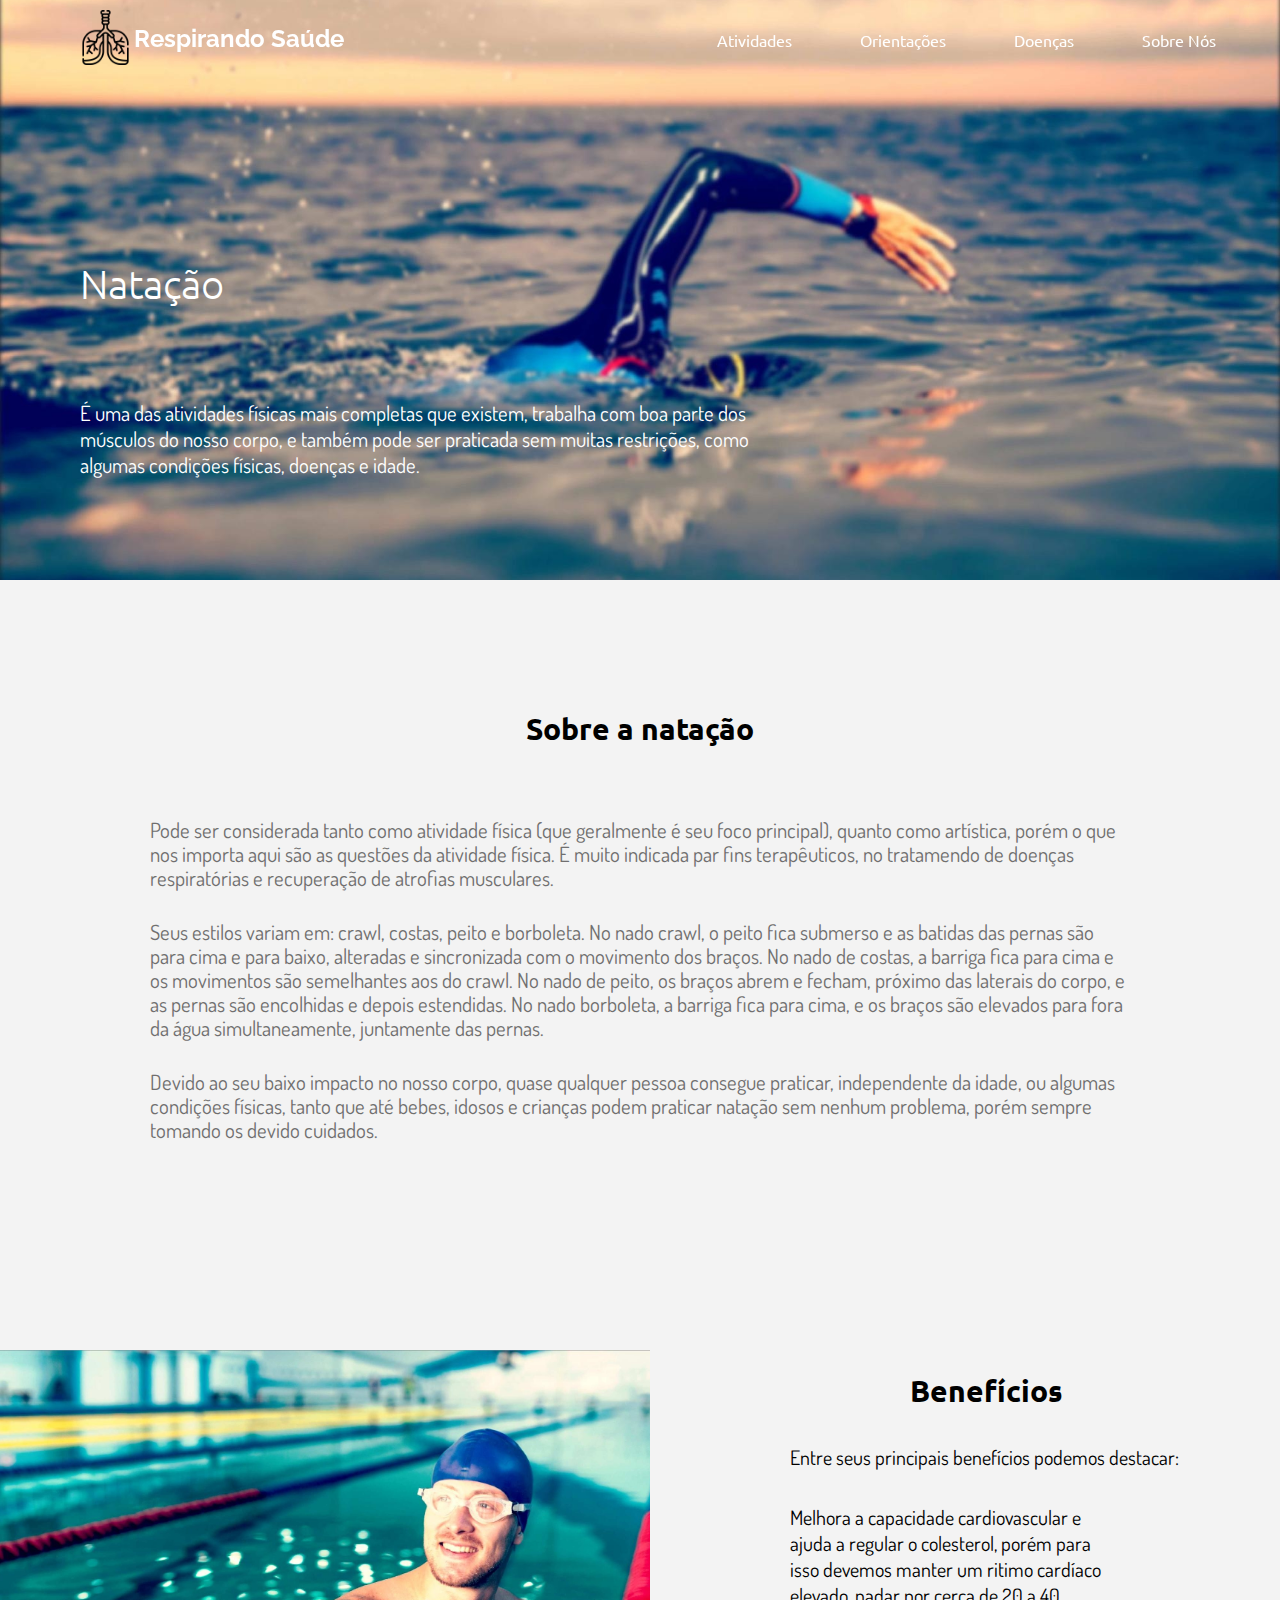
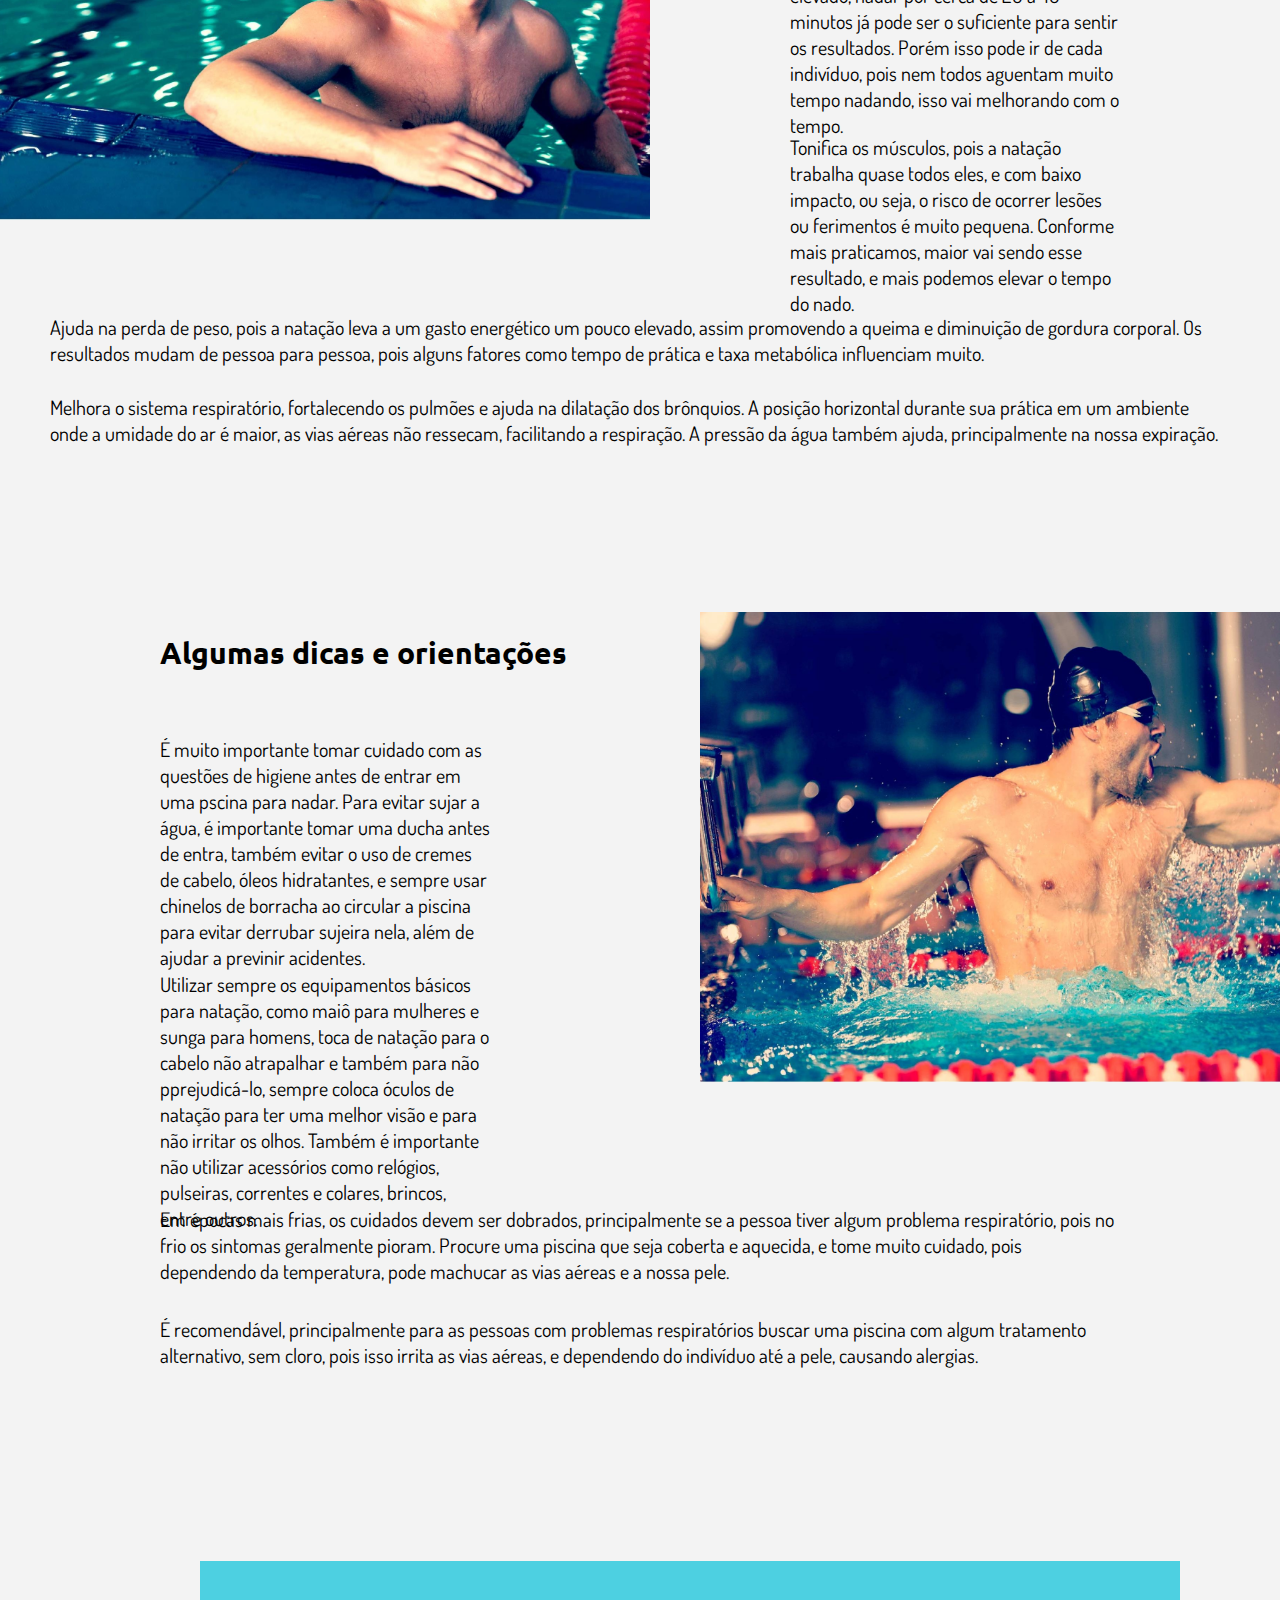
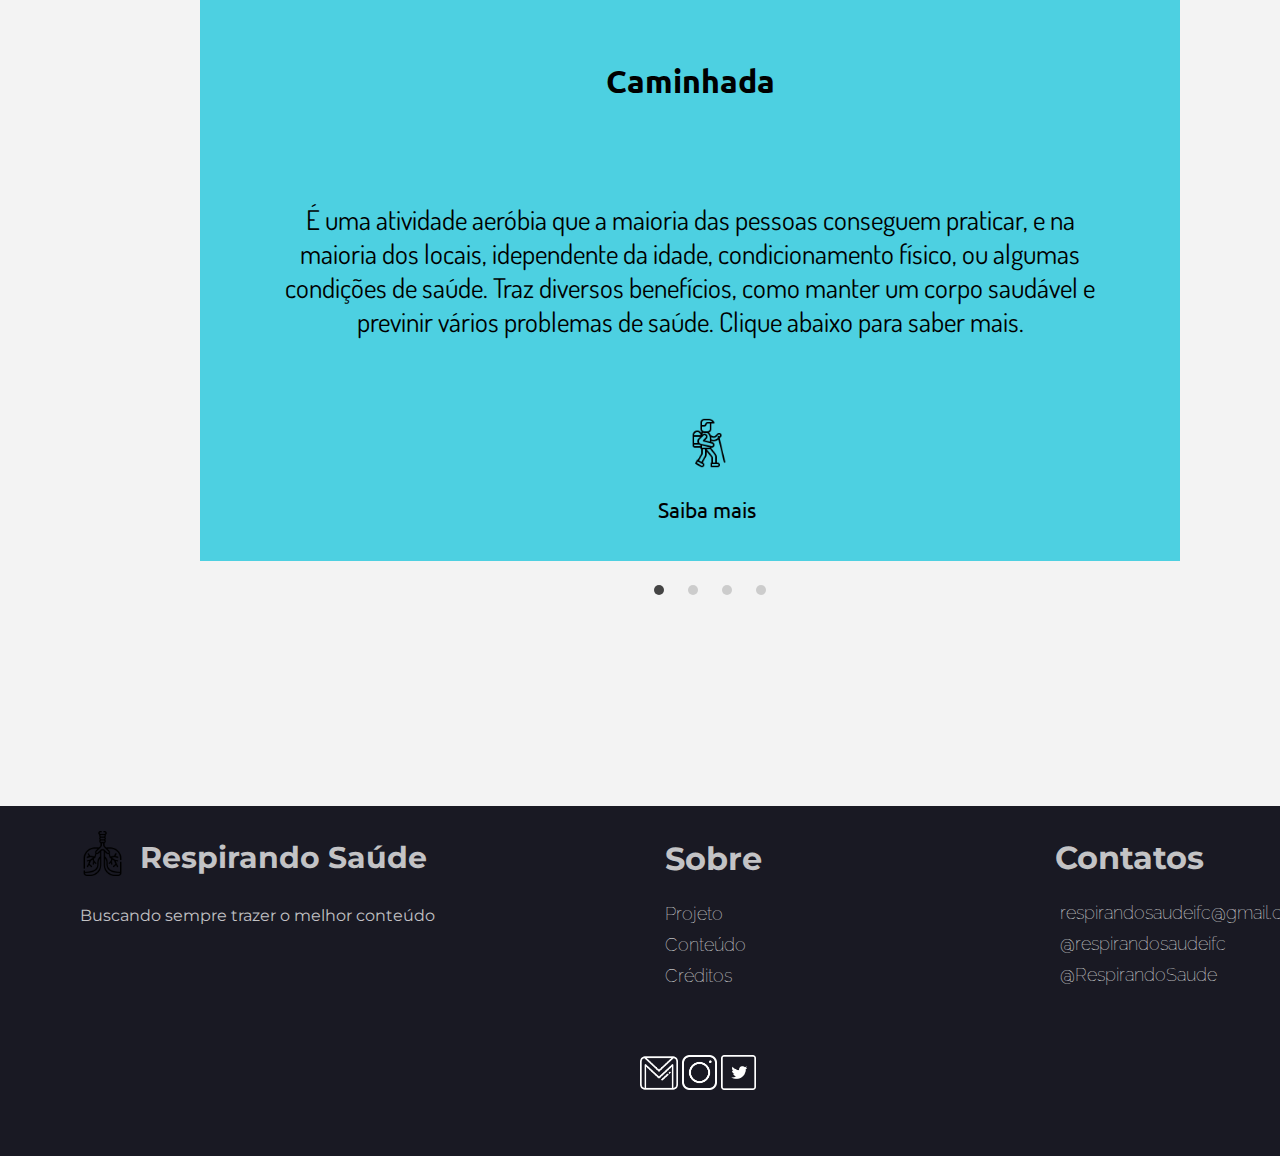
<file: desenvolvimento do site do PI/nataçao.html>
<!DOCTYPE html>
<html lang="pt-br">
<head>
    <meta charset="UTF-8">
    <meta http-equiv="X-UA-Compatible" content="IE=edge">
    <meta name="viewport" content="width=device-width, initial-scale=1.0">
    <title>Respirando Saúde | Natação</title>
    <link rel="stylesheet" href="nataçao.css">
    <link rel="icon" type="imagem/png" href="imagens\icone.png">
    <script src="navbar.js"></script>
</head>
    <body>

        <nav id="navbar">
            <div class="logonav"><a href="index.html"><img id="logonavimg" src="imagens\logo.png" alt="logo"><h1 id="nomedositenv">Respirando Saúde</h1></a></div>
            <div class="navitems">
                <a href="#slider">Atividades</a>
                <a href="#container3">Orientações</a>
                <a href="index.html #doençaslk">Doenças</a>
                <a href="#rodape">Sobre nós</a>
            </div>
        </nav>

        <header id="cabeçalho">
            <h2 id="titulotxtcb">Natação</h2>

            <p id="cbtxt">
                É uma das atividades físicas mais completas que existem, trabalha com boa parte dos músculos do nosso corpo, e também pode ser praticada sem muitas restrições, como algumas condições físicas, doenças e idade.
            </p>

            <img id="ftcabeçalho" src="imagens\nataçao_cb.jpg" alt="cabeçalho">
        </header>

        <div id="corpo">
            <h2 id="titulo1">Sobre a natação</h2>
            <p id="txt1">
                Pode ser considerada tanto como atividade física (que geralmente é seu foco principal), quanto como artística, porém o que nos importa aqui são as questões da atividade física.
                É muito indicada par fins terapêuticos, no tratamendo de doenças respiratórias e recuperação de atrofias musculares.
            </p>
            <p id="txt1p2">
                Seus estilos variam em: crawl, costas, peito e borboleta. No nado crawl, o peito fica submerso e as batidas das pernas são para cima e para baixo, alteradas e sincronizada com o movimento dos braços. No nado de costas, a barriga fica para cima e os movimentos são semelhantes aos do crawl. No nado de peito, os braços abrem e fecham, próximo das laterais do corpo, e as pernas são encolhidas e depois estendidas. No nado borboleta, a barriga fica para cima, e os braços são elevados para fora da água simultaneamente, juntamente das pernas.
            </p>
            <p id="txt1p3">
                Devido ao seu baixo impacto no nosso corpo, quase qualquer pessoa consegue praticar, independente da idade, ou algumas condições físicas, tanto que até bebes, idosos e crianças podem praticar natação sem nenhum problema, porém sempre tomando os devido cuidados.
            </p>

            <div id="container2">
                <h2 id="txt2titulo">Benefícios</h2>
                <img id="txt2img" src="imagens\nataçaoft1.jpg" alt="atleta">
                <p id="txt2">
                    Entre seus principais benefícios podemos destacar:
                </p>
                <p id="txt2p2">
                    Melhora a capacidade cardiovascular e ajuda a regular o colesterol, porém para isso devemos manter um ritimo cardíaco elevado, nadar por cerca de 20 a 40 minutos já pode ser o suficiente para sentir os resultados. Porém isso pode ir de cada indivíduo, pois nem todos aguentam muito tempo nadando, isso vai melhorando com o tempo.
                </p>
                <p id="txt2p3">
                    Tonifica os músculos, pois a natação trabalha quase todos eles, e com baixo impacto, ou seja, o risco de ocorrer lesões ou ferimentos é muito pequena. Conforme mais praticamos, maior vai sendo esse resultado, e mais podemos elevar o tempo do nado.
                </p>
                <p id="txt2p4">
                    Ajuda na perda de peso, pois a natação leva a um gasto energético um pouco elevado, assim promovendo a queima e diminuição de gordura corporal. Os resultados mudam de pessoa para pessoa, pois alguns fatores como tempo de prática e taxa metabólica influenciam muito.
                </p>
                <p id="txt2p5">
                    Melhora o sistema respiratório, fortalecendo os pulmões e ajuda na dilatação dos brônquios. A posição horizontal durante sua prática em um ambiente onde a umidade do ar é maior, as vias aéreas não ressecam, facilitando a respiração. A pressão da água também ajuda, principalmente na nossa expiração.
                </p>
            </div>

            <div id="container3">
                <h2 id="txt3titulo">Algumas dicas e orientações</h2>
                <img id="txt3img" src="imagens\nataçaoft2.jpg" alt="atleta">
                <p id="txt3">
                    É muito importante tomar cuidado com as questões de higiene antes de entrar em uma pscina para nadar. Para evitar sujar a água, é importante tomar uma ducha antes de entra, também evitar o uso de cremes de cabelo, óleos hidratantes, e sempre usar chinelos de borracha ao circular a piscina para evitar derrubar sujeira nela, além de ajudar a previnir acidentes.
                </p>
                <p id="txt3p2">
                    Utilizar sempre os equipamentos básicos para natação, como maiô para mulheres e sunga para homens, toca de natação para o cabelo não atrapalhar e também para não pprejudicá-lo, sempre coloca óculos de natação para ter uma melhor visão e para não irritar os olhos. Também é importante não utilizar acessórios como relógios, pulseiras, correntes e colares, brincos, entre outros.
                </p>
                <p id="txt3p3">
                    É recomendável, principalmente para as pessoas com problemas respiratórios buscar uma piscina com algum tratamento alternativo, sem cloro, pois isso irrita as vias aéreas, e dependendo do indivíduo até a pele, causando alergias.
                </p>
                <p id="txt3p4">
                    Em épocas mais frias, os cuidados devem ser dobrados, principalmente se a pessoa tiver algum problema respiratório, pois no frio os sintomas geralmente pioram. Procure uma piscina que seja coberta e aquecida, e tome muito cuidado, pois dependendo da temperatura, pode machucar as vias aéreas e a nossa pele.
                </p>
            </div>
        
                <div id="slider">
                    <input type="radio" name="slider" id="slide1" checked>
                    <input type="radio" name="slider" id="slide2">
                    <input type="radio" name="slider" id="slide3">
                    <input type="radio" name="slider" id="slide4">
                    <div id="slides">
                        <div id="overflow">
                            <div class="inner">
                                <div class="slide slide_1">
                                    <div class="slide-content">
                                        <h2 id="slidetitle">Caminhada</h2>
                                        <p id="slidetxt">
                                            É uma atividade aeróbia que a maioria das pessoas conseguem praticar, e na maioria dos locais, idependente da idade, condicionamento físico, ou algumas condições de saúde. Traz diversos benefícios, como manter um corpo saudável e previnir vários problemas de saúde. Clique abaixo para saber mais.
                                        </p>
                                        <a href="caminhada.html"><img id="slideicon" src="imagens\caminhada_icon.png" alt="caminhada"></a>
                                        <a href="caminhada.html" id="saibamaisslide">Saiba mais</a>
                                    </div>
                                </div>

                                <div class="slide slide_2">
                                    <div class="slide-content">
                                        <h2 id="slidetitle">Ciclismo</h2>
                                        <p id="slidetxt">
                                            Uma das atividades físicas mais divertidas que existem, tanto na questão prática, mas também em questões sociais. Conheça sobre o ciclismo e sua praticidade, benefícios e as orientações e equipamentos necessários. Clique abaixo para saber mais.
                                        </p>
                                        <a href="ciclismo.html"><img id="slideicon2" src="imagens\ciclismo_icon.png" alt="ciclismo"></a>
                                        <a href="ciclismo.html" id="saibamaisslide2">Saiba mais</a>
                                    </div>
                                </div>

                                <div class="slide slide_3">
                                    <div class="slide-content">
                                        <h2 id="slidetitle">Natação</h2>
                                        <p id="slidetxt">
                                            A natação é uma atividade física aeróbica muito completa, e praticamente qualquer um consegue fazer, seja por idade, algumas condições físicas ou doneças, tanto que até bebes e idoso praticam natação. Veja um pouco sobre seus benefícios, praticidade, equipamentos e orientações necessárias.
                                        </p>
                                        <a href="nataçao.html"><img id="slideicon3" src="imagens\nataçao_icon.png" alt="natação"></a>
                                        <a href="nataçao.html" id="saibamaisslide3">Saiba mais</a>
                                    </div>
                                </div>

                                <div class="slide slide_4">
                                    <div class="slide-content">
                                        <h2 id="slidetitle">Yoga</h2>
                                        <p id="slidetxt">
                                            Yoga é uma atividade com diversas váriedades de prática, benefícios e existem os mais diferentes ramos de yoga para diversos tipos de pessoas, com diferentes tipos físicos, idade e condição de saúde. Clique abaixo para saber mais.
                                        </p>
                                        <a href="yoga.html"><img id="slideicon4" src="imagens\yoga_icon.png" alt="yoga"></a>
                                        <a href="yoga.html" id="saibamaisslide4">Saiba mais</a>
                                    </div>
                                </div>
                            </div>
                        </div>
                    </div>
                    <div id="controls">
                        <label for="slide1"></label>
                        <label for="slide2"></label>
                        <label for="slide3"></label>
                        <label for="slide4"></label>
                    </div>
                    <div id="bullets">
                        <label for="slide1"></label>
                        <label for="slide2"></label>
                        <label for="slide3"></label>
                        <label for="slide4"></label>
                    </div>
                </div>
            </div>
        </div>

        <footer id="rodape">
            <div id="logorodape">
              <a href="index.html"><h2 id="nomedositerp">Respirando Saúde</h2></a>
              <a href="index.html"><img id="logorp" src="imagens\logo.png" alt="logo"></a>
              <p id="fraserodape">
                Buscando sempre trazer o melhor
                conteúdo
              </p>
            </div>
      
            <div id="sobre">
              <h1 id="sobretxt">Sobre</h1>
              <div id="saibamaisrp">
                  <a href="projeto.html" id="sm">Projeto</a>
                  <a href="conteudo.html" id="sm">Conteúdo</a>
                  <a href="creditos.html" id="sm">Créditos</a>
              </div>
            </div>
      
            <div id="contatos">
                <h1 id="contatotxt">Contatos</h1>
                <div id="contatosrp">
  
                    <a href="https://mail.google.com/mail/u/2/#inbox?compose=CllgCKCDkjvJzrDbMQLLlVSsjmkLCHHxxGHvqdtRmTZHRFsnQDmNwmtZlZrFFlpCJPgnbSSnFkg" target="_blank" id="cr">respirandosaudeifc@gmail.com</a>
  
                    <a href="https://www.instagram.com/respirandosaudeifc/" target="_blank" id="cr">@respirandosaudeifc</a>
  
                    <a href="https://twitter.com/RespirandoSaude" id="cr" target="_blank">@RespirandoSaude</a>
                </div>
              </div>
        
              <div id="logocontatos">
  
                <a href="https://mail.google.com/mail/u/2/#inbox?compose=CllgCKCDkjvJzrDbMQLLlVSsjmkLCHHxxGHvqdtRmTZHRFsnQDmNwmtZlZrFFlpCJPgnbSSnFkg" target="_blank"><img id="gmail" src="imagens\email.png" alt="gmail"/></a>
    
                <a href="https://www.instagram.com/respirandosaudeifc/" target="_blank"><img id="instagram" src="imagens\instagram.png" alt="instagram"/></a>
    
                <a href="https://twitter.com/RespirandoSaude" target="_blank"><img id="twitter" src="imagens\twitter.png" alt="twitter"/></a>
              </div>
        </footer>
    </body>
</html>
</file>
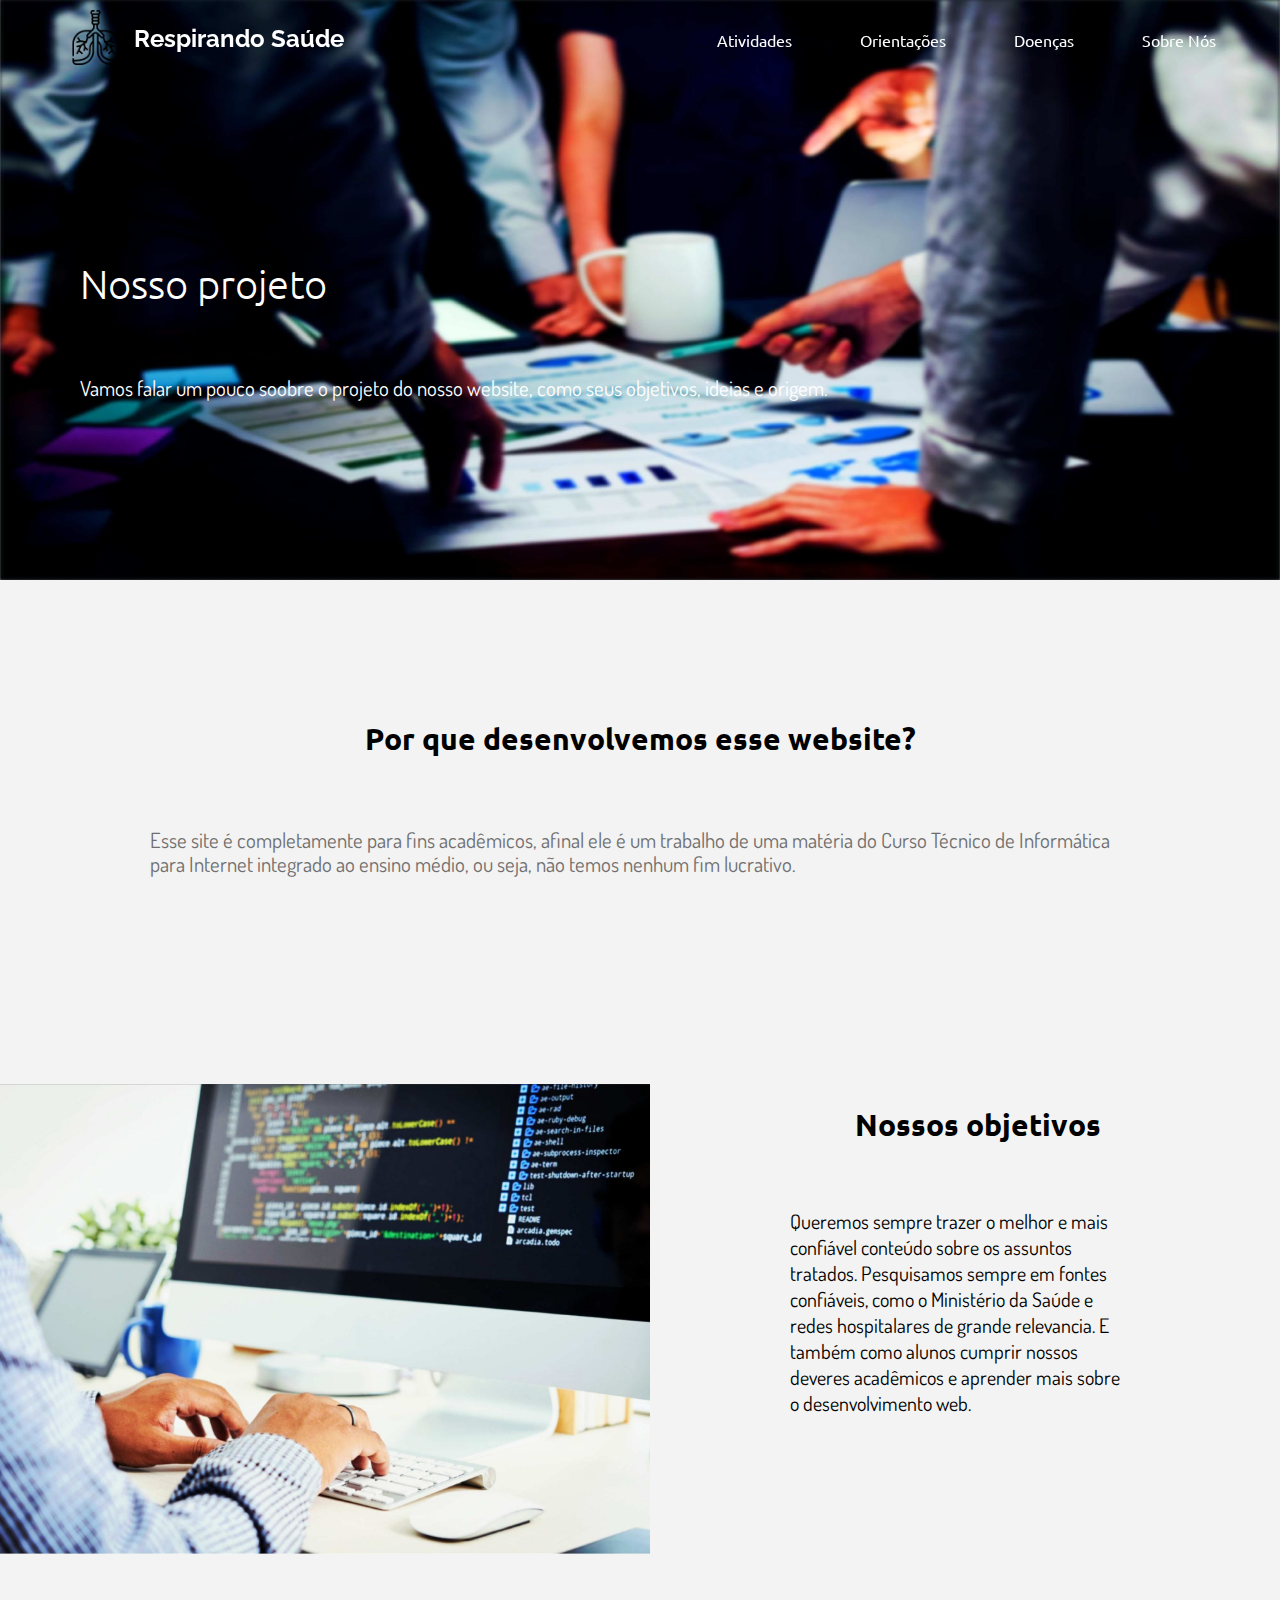
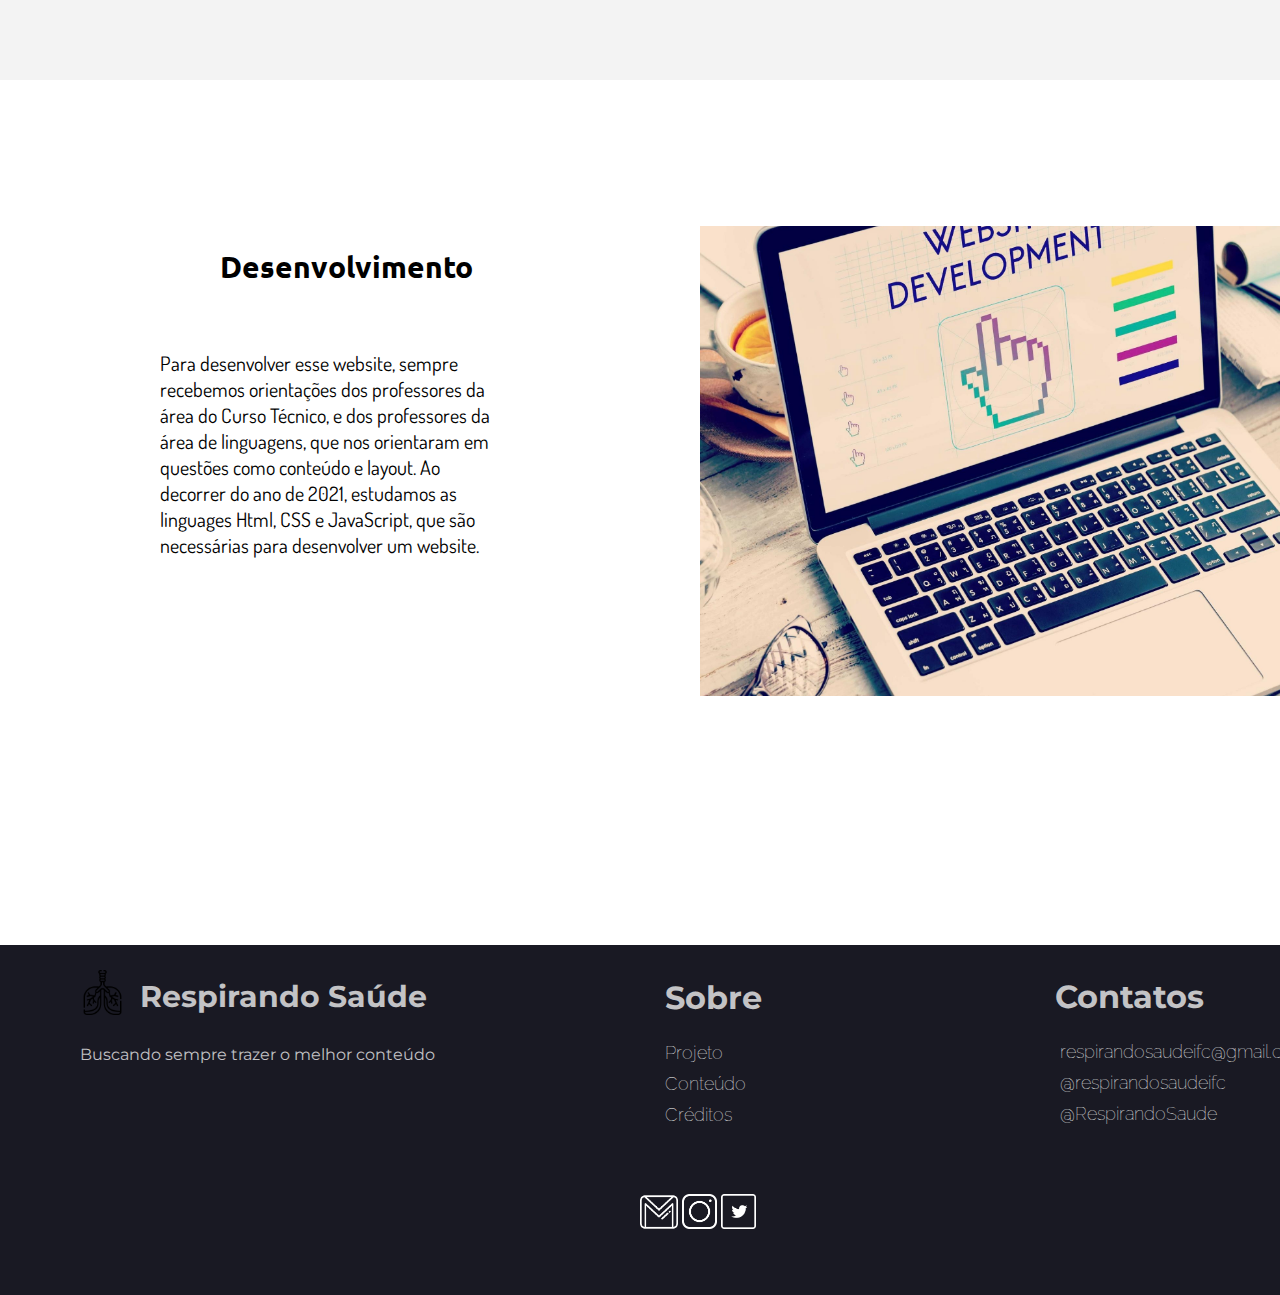
<file: desenvolvimento do site do PI/projeto.html>
<!DOCTYPE html>
<html lang="pt-br">
	<head>
		<meta charset="UTF-8">
		<meta http-equiv="X-UA-Compatible" content="IE=edge">
		<meta name="viewport" content="width=device-width, initial-scale=1.0">
		<title>Respirando Saúde | Projeto</title>
		<link rel="stylesheet" href="projeto.css">
		<link rel="icon" type="imagem/png" href="imagens\icone.png">
		<script src="navbar.js"></script>
	</head>
    <body>
        <nav id="navbar">
            <div class="logonav">
				<a href="index.html"><img id="logonavimg" src="imagens\logo.png" alt="logo"><h1 id="nomedositenv">Respirando Saúde</h1></a>
			</div>
          <div class="navitems">
              <a href="index.html #slider">Atividades</a>
              <a href="index.html #saibamais1">Orientações</a>
			  <a href="index.html #doençaslk">Doenças</a>
              <a href="#rodape">Sobre nós</a>
          </div>
        </nav>

        <header id="cabeçalho">
            <h2 id="titulotxtcb">Nosso projeto</h2>

            <p id="cbtxt">
				Vamos falar um pouco soobre o projeto do nosso website, como seus objetivos, ideias e origem.
			</p>

            <img id="ftcabeçalho" src="imagens\projetocb.jpg" alt="cabeçalho">
        </header>

        <div id="corpo">
          	<h2 id="titulo1">Por que desenvolvemos esse website?</h2>
          	<p id="txt1">
			  	Esse site é completamente para fins acadêmicos, afinal ele é um trabalho de uma matéria do Curso Técnico de Informática para Internet integrado ao ensino médio, ou seja, não temos nenhum fim lucrativo.
			</p>
            

            <div id="container2">
              	<h2 id="txt2titulo">Nossos objetivos</h2>
              	<img id="txt2img" src="imagens\projetotxt.jpg" alt="código">
              	<p id="txt2">
				  	Queremos sempre trazer o melhor e mais confiável conteúdo sobre os assuntos tratados. Pesquisamos sempre em fontes confiáveis, como o Ministério da Saúde e redes hospitalares de grande relevancia. E também como alunos cumprir nossos deveres acadêmicos e aprender mais sobre o desenvolvimento web.
				</p>
            </div>

            <div id="container3">
              	<h2 id="txt3titulo">Desenvolvimento</h2>
              	<img id="txt3img" src="imagens\projetotxt2.jpg" alt="código">
              	<p id="txt3">
					Para desenvolver esse website, sempre recebemos orientações dos professores da área do Curso Técnico, e dos professores da área de linguagens, que nos orientaram em questões como conteúdo e layout. Ao decorrer do ano de 2021, estudamos as linguages Html, CSS e JavaScript, que são necessárias para desenvolver um website.
				</p>
            </div>
        </div>

        <footer id="rodape">
            <div id="logorodape">
              	<a href="index.html"><h2 id="nomedositerp">Respirando Saúde</h2></a>
              	<a href="index.html"><img id="logorp" src="imagens\logo.png" alt="logo"></a>
              	<p id="fraserodape">
                	Buscando sempre trazer o melhor
                	conteúdo
              	</p>
            </div>
      
            <div id="sobre">
              	<h1 id="sobretxt">Sobre</h1>
              	<div id="saibamaisrp">
                  	<a href="projeto.html" id="sm">Projeto</a>
                  	<a href="conteudo.html" id="sm">Conteúdo</a>
                  	<a href="creditos.html" id="sm">Créditos</a>
              </div>
            </div>
      
            <div id="contatos">
				<h1 id="contatotxt">Contatos</h1>
				<div id="contatosrp">
  
					<a href="https://mail.google.com/mail/u/2/#inbox?compose=CllgCKCDkjvJzrDbMQLLlVSsjmkLCHHxxGHvqdtRmTZHRFsnQDmNwmtZlZrFFlpCJPgnbSSnFkg" target="_blank" id="cr">respirandosaudeifc@gmail.com</a>
  
					<a href="https://www.instagram.com/respirandosaudeifc/" target="_blank" id="cr">@respirandosaudeifc</a>
  
					<a href="https://twitter.com/RespirandoSaude" id="cr" target="_blank">@RespirandoSaude</a>
				</div>
			  </div>
		
			  <div id="logocontatos">
  
				<a href="https://mail.google.com/mail/u/2/#inbox?compose=CllgCKCDkjvJzrDbMQLLlVSsjmkLCHHxxGHvqdtRmTZHRFsnQDmNwmtZlZrFFlpCJPgnbSSnFkg" target="_blank"><img id="gmail" src="imagens\email.png" alt="gmail"></a>
  
				<a href="https://www.instagram.com/respirandosaudeifc/" target="_blank"><img id="instagram" src="imagens\instagram.png" alt="instagram"></a>
  
				<a href="https://twitter.com/RespirandoSaude" target="_blank"><img id="twitter" src="imagens\twitter.png" alt="twitter"></a>
			  </div>
        </footer>
    </body>
</html>
</file>
<file: desenvolvimento do site do PI/style.css>
/*FONTES*/

@import url('https://fonts.googleapis.com/css2?family=Montserrat:wght@200&display=swap');
@import url('https://fonts.googleapis.com/css2?family=Montserrat:wght@200&family=Raleway:wght@100&display=swap');
@import url('https://fonts.googleapis.com/css2?family=Montserrat:wght@200&family=Raleway:wght@100&family=Ubuntu:wght@300&display=swap');
@import url('https://fonts.googleapis.com/css2?family=Dosis:wght@200&family=Montserrat:wght@200&family=Raleway:wght@100&family=Ubuntu:wght@300&display=swap');

/*FONTES*/

/*GERAL*/

* {
    padding: 0;
    margin: 0;
    border: 0;
    box-sizing: border-box;
    list-style: none;
    text-decoration: none;
    scroll-behavior: smooth;
}

::-webkit-scrollbar {
    background-color: rgb(250, 240, 240);
    width: 10px;
}

::-webkit-scrollbar-thumb {
    background-color: #ccc;
    border-radius: 50px;
}

/*GERAL*/

/*NAVBAR*/

nav {
    height: 13vh;
    padding: 0 4em;
    display: flex;
    padding-top: 30px;
    justify-content: space-between;
    background-color: transparent;
    width: 100%;
    position: fixed;
    transition: all 1s;
    z-index: 1000;
}

nav a {
    color: #fff;
    margin-left: 4rem;
    text-transform: capitalize;
    transition: all 1s;
    font-family: 'Ubuntu', sans-serif;
}

nav.nav2 {
    background-color: #fff;
}

nav.nav2 a {
    color: black;
}

#logonavimg {
    height: 55px;
    width: 55px;
    margin-left: -50px;
    margin-top: -20px;
}

#nomedositenv {
    font-family: 'Raleway', sans-serif;
    font-size: 1.5rem;
    padding-left: 70px;
    margin-top: -45px;
}

/*NAVBAR*/

/*CABEÇALHO*/

#cabeçalho {
    background-color: #f3f3f3;
    height: 710px;
}

#ftcabeçalho {
    width: 100%;
    height: 580px;
    object-fit: cover;
}

#titulotxtcb {
    padding: 300px;
    z-index: 1;
    font-family: 'Ubuntu', sans-serif;
    font-weight: 150;
    font-size: 40px;
    color: #fff;
    position: absolute;
    margin-top: -50px;
    margin-left: -225px;
}

#cbtxt {
    font-family: 'Dosis', sans-serif;
    z-index: 1;
    position: absolute;
    font-size: 1.3rem;
    line-height: 1.625rem;
    color: #fff;
    padding: 500px;
    margin-top: -100px;
    margin-left: -420px;
}

/*CABEÇALHO*/

/*CORPO*/

#container1 {
    background-color: #f3f3f3;
    margin-top: -100px;
    height: 1712px;
}

#doençaslk {
    display: hidden;
}

#titulo1 {
    font-family: 'Ubuntu', sans-serif;
    font-size: 30px;
    margin-top: 100px;
    justify-content: center;
    text-align: center;
}

#txt1 {
    font-family: 'Dosis', sans-serif;
    font-size: 1.3rem;
    line-height: 1.5rem;
    padding: 150px;
    font-size: 300;
    color: rgb(112, 111, 111);
    margin-top: -80px;
}

#txt1pag2 {
    font-family: 'Dosis', sans-serif;
    font-size: 1.3rem;
    line-height: 1.5rem;
    padding: 150px;
    font-size: 300;
    color: rgb(112, 111, 111);
    margin-top: -270px;
}

#cards {
    margin-left: 140px;
    margin-top: -10px;
}
   
#card {
    background-color: #fff;
    border:0;
    width: 500px;
    height: 530px;
    margin-left: -15px;
    position: relative;
    transition: all 200ms ease-in;
    transform: scale(1);   
}

#card:hover {
    z-index: 2;
    transition: all 200ms ease-in;
    transform: scale(1.10);
}

#boxtitulo {
    font-family: 'Ubuntu', sans-serif;
    color: black;
    justify-content: center;
    text-align: center;
    margin-top: 20px;
    font-size: 25px;
}

#boxtxt {
    font-family: 'Dosis', sans-serif;
    margin-top: 25px;
    padding: 40px;
    font-size: 17px;
    color: rgb(112, 111, 111);
}

#problemaicon {
    position: relative;
    top: 55px;
    left: 50px;
    height: 60px;
    width: 60px;
}

#problemaicon2 {
    position: relative;
    top: 55px;
    left: 55px;
    height: 60px;
    width: 60px;
}

#boxtitulo2 {
    font-family: 'Ubuntu', sans-serif;
    color: black;
    justify-content: center;
    text-align: center;
    margin-top: 20px;
    margin-left: 15px;
    font-size: 25px;
}

#boxtxt2 {
    font-family: 'Dosis', sans-serif;
    margin-top: 25px;
    padding: 40px;
    font-size: 17px;
    color: rgb(112, 111, 111);
}

#card2 {
    margin-left: 50%;
    margin-top: -44%;
}

#card3 {
    margin-top: 8%;
}

#card4 {
    margin-left: 50%;
    margin-top: -44%;
}

#boxsaibamais {
    color: black;
    font-family: 'Dosis', sans-serif;
    margin-left: 40%;
}

#boxsaibamais2 {
    position: absolute;
    color: black;
    font-family: 'Dosis', sans-serif;
    padding-top: 45px;
    padding-left: 220px;
}

#boxsaibamais3 {
    color: black;
    font-family: 'Dosis', sans-serif;
    margin-left: 40%;
}

#boxsaibamais4 {
    position: absolute;
    color: black;
    font-family: 'Dosis', sans-serif;
    padding-top: -15px;
    padding-left: 220px;
}

#orientaçoeslk {
    display: hidden;
}

#container2 {
    margin-top: 145px;
}

#container2img {
    height: 800px;
    width: 100%;
    object-fit: cover;
}

#titulo2 {
    font-family: 'Ubuntu', sans-serif;
    z-index: 1;
    font-size: 2.2rem;
    font-weight: 500;
    line-height: 2.25rem;
    margin-top: -730px;
    margin-left: 67px;
}

#txt2 {
    font-family: 'Dosis', sans-serif;
    z-index: 1;
    font-size: 1.3rem;
    line-height: 1.5rem;
    padding: 650px;
    color: black;
    margin-top: -590px;
    margin-left: -580px;
}

#txt2p2 {
    font-family: 'Dosis', sans-serif;
    z-index: 1;
    font-size: 1.3rem;
    line-height: 1.5rem;
    padding: 650px;
    color: black;
    margin-top: -1280px;
    margin-left: -580px;
}

#txt2p3 {
    font-family: 'Dosis', sans-serif;
    z-index: 1;
    font-size: 1.3rem;
    line-height: 1.5rem;
    padding: 650px;
    color: black;
    margin-top: -1280px;
    margin-left: -580px;
}

#saibamais1 {
    font-family: 'Ubuntu', sans-serif;
    color: rgb(112, 111, 111);
    font-size: 1rem;
    justify-content: center;
    text-align: center;
    margin-top: -550px;
}

#saibamais1:hover {
    opacity: 0.5;
    transition: .5s;
}

#container3 {
    margin-top: 250px;
}

#titulo3 {
    font-family: 'Ubuntu', sans-serif;
    font-size: 30px;
    margin-top: 100px;
    justify-content: center;
    text-align: center;
}

#exercicioicon1 {
    position: absolute;
    margin-left: 350px;
}

#exercicio1titulo {
    justify-content: center;
    text-align: center;
    font-size: 1.7rem;
    font-weight: 500;
    line-height: 2.25rem;
    margin-top: 150px;
}

#exercicio1txt {
    padding: 20rem;
    margin-top: -220px;
    font-size: 1rem;
    line-height: 1.25rem;
    color: rgb(112, 111, 111);
}

#exercicioicon2 {
    position: absolute;
    margin-left: 350px;
}

#exercicio2titulo {
    justify-content: center;
    text-align: center;
    font-size: 1.7rem;
    font-weight: 500;
    line-height: 2.25rem;
    margin-top: 150px;
}

#exercicio2txt {
    padding: 20rem;
    margin-top: -220px;
    font-size: 1rem;
    line-height: 1.25rem;
    color: rgb(112, 111, 111);
}

#exercicioicon3 {
    position: absolute;
    margin-left: 350px;
}

#exercicio3titulo {
    justify-content: center;
    text-align: center;
    font-size: 1.7rem;
    font-weight: 500;
    line-height: 2.25rem;
    margin-top: 150px;
}

#exercicio3txt {
    padding: 20rem;
    margin-top: -220px;
    font-size: 1rem;
    line-height: 1.25rem;
    color: rgb(112, 111, 111);
}

#exercicioicon4 {
    position: absolute;
    margin-left: 350px;
}

#exercicio4titulo {
    justify-content: center;
    text-align: center;
    font-size: 1.7rem;
    font-weight: 500;
    line-height: 2.25rem;
    margin-top: 150px;
}

#exercicio4txt {
    padding: 20rem;
    margin-top: -220px;
    font-size: 1rem;
    line-height: 1.25rem;
    color: rgb(112, 111, 111);
}

#titulo3 {
    font-family: 'Ubuntu', sans-serif;
    font-size: 30px;
    margin-top: 180px;
    justify-content: center;
    text-align: center;
}

#txt3 {
    font-family: 'Dosis', sans-serif;
    font-size: 1.3rem;
    line-height: 1.5rem;
    padding: 150px;
    font-size: 300;
    color: rgb(112, 111, 111);
    margin-top: -80px;
}

#txt3p2 {
    font-family: 'Dosis', sans-serif;
    font-size: 1.3rem;
    line-height: 1.5rem;
    padding: 150px;
    font-size: 300;
    color: rgb(112, 111, 111);
    margin-top: -280px;
}

#txt3p3 {
    font-family: 'Dosis', sans-serif;
    font-size: 1.3rem;
    line-height: 1.5rem;
    padding: 150px;
    font-size: 300;
    color: rgb(112, 111, 111);
    margin-top: -280px;
}

#txt3p4 {
    font-family: 'Dosis', sans-serif;
    font-size: 1.3rem;
    line-height: 1.5rem;
    padding: 150px;
    font-size: 300;
    color: rgb(112, 111, 111);
    margin-top: -280px;
}

#txt3p5 {
    font-family: 'Dosis', sans-serif;
    font-size: 1.3rem;
    line-height: 1.5rem;
    padding: 150px;
    font-size: 300;
    color: rgb(112, 111, 111);
    margin-top: -280px;
}

#txt3p6 {
    font-family: 'Dosis', sans-serif;
    font-size: 1.3rem;
    line-height: 1.5rem;
    padding: 150px;
    font-size: 300;
    color: rgb(112, 111, 111);
    margin-top: -280px;
}

#txt3p7 {
    font-family: 'Dosis', sans-serif;
    font-size: 1.3rem;
    line-height: 1.5rem;
    padding: 150px;
    font-size: 300;
    color: rgb(112, 111, 111);
    margin-top: -280px;
}

#txt3p8 {
    font-family: 'Dosis', sans-serif;
    font-size: 1.3rem;
    line-height: 1.5rem;
    padding: 150px;
    font-size: 300;
    color: rgb(112, 111, 111);
    margin-top: -280px;
}

#txt3p9 {
    font-family: 'Dosis', sans-serif;
    font-size: 1.3rem;
    line-height: 1.5rem;
    padding: 150px;
    font-size: 300;
    color: rgb(112, 111, 111);
    margin-top: -280px;
}

#slider {
    margin-left: 190px;
    margin-top: 40px;
    width: 1000px;
    text-align: center;
 }

 #slider input[type=radio] {
    display: none;
 }

 #slider label {
    cursor:pointer;
    text-decoration: none;
 }

 #slides {
    padding: 10px;
    position: relative;
 }

 #overflow {
    overflow: hidden;
 }

 #slide1:checked ~ #slides .inner {
    margin-left: 0;
    background: #4dd0e1;
 }

 #slide2:checked ~ #slides .inner {
    margin-left: -100%;
    background-color: #26c6da;
 }

 #slide3:checked ~ #slides .inner {
    margin-left: -200%;
    background-color: #00acc1;
 }

 #slide4:checked ~ #slides .inner {
    margin-left: -300%;
    background-color: #0097a7;
 }

 #slides .inner {
    transition: margin-left 800ms cubic-bezier(0.770, 0.000, 0.175, 1.000);
    width: 400%;
    height: 600px;
 }

 #slides .slide {
    width: 25%;
    float:left;
    display: flex;
    height: 20%;
 }

 #slidetitle {
    font-family: 'Ubuntu', sans-serif;
    margin-top: 100px;
    font-size: 2rem;
 }

 #slidetxt {
    font-family: 'Dosis', sans-serif;
    font-size: 1.7rem;
    padding: 80px;
    margin-top: 20px;
    justify-content: left;
 }

 #slideicon {
    position: relative;
    left: 70px;
    height: 50px;
    width: 50px;
 }

 #slideicon2 {
    position: relative;
    left: 70px;
    height: 50px;
    width: 50px;
 }

 #slideicon3 {
    position: relative;
    left: 70px;
    top: 10px;
    height: 45px;
    width: 45px;
 }

 #slideicon4 {
    position: relative;
    left: 65px;
    top: 40px;
    height: 45px;
    width: 45px;
 }

 #saibamaisslide {
    position: relative;
    top: 50px;
    left: -10px;
    font-family: 'Ubuntu', sans-serif;
    font-size: 1.3rem;
    color: black;
 }

 #saibamaisslide2 {
    position: relative;
    top: 50px;
    left: -10px;
    font-family: 'Ubuntu', sans-serif;
    font-size: 1.3rem;
    color: black;
 }

 #saibamaisslide3 {
    position: relative;
    top: 55px;
    left: -10px;
    font-family: 'Ubuntu', sans-serif;
    font-size: 1.3rem;
    color: black;
 }

 #saibamaisslide4 {
    position: relative;
    top: 90px;
    left: -10px;
    font-family: 'Ubuntu', sans-serif;
    font-size: 1.3rem;
    color: black;
 }
 
 #controls {
    margin-top: -140px;
 }

 #controls label {
    transition: opacity 0.2s ease-out;
    opacity: .4;
 }

 #controls label:hover {
    opacity: 1;
 }

 #bullets {
    margin: 150px 0 0 40px;
 }

 #bullets label {
    display: inline-block;
    width: 10px;
    height: 10px;
    border-radius:100%;
    background: #ccc;
    margin: 0 10px;
 }

 #slide1:checked ~ #bullets label:nth-child(1),
 #slide2:checked ~ #bullets label:nth-child(2),
 #slide3:checked ~ #bullets label:nth-child(3),
 #slide4:checked ~ #bullets label:nth-child(4) {
 background: #444;
}

/*CORPO*/

/*RODAPÉ*/

#rodape {
    background-color: #191923;
    width: 100%;
    height: 350px;
    margin-top: 2820px;
    padding: 30px 0 60px;
}

#logorp {
    z-index: 1;
    position: absolute;
    margin-top: -5px;
    margin-left: 80px;
    height: 45px;
    width: 45px;
}

#nomedositerp {
    z-index: 1;
    position: absolute;
    margin-left: 140px;
    margin-top: 3px;
    font-family: 'Montserrat', sans-serif;
    font-size: 30px;
    color: #f3f3f3c7;
}

#fraserodape {
    padding-top: 70px;
    padding-left: 80px;
    font-family: 'Montserrat', sans-serif;
    color: #f3f3f3c7;
}

#sobre {
    margin-top: 14px;
    margin-left: 75px;
}

#sobretxt {
    color: #f3f3f3c7;
    font-family: 'Montserrat', sans-serif;
    margin-top: -100px;
    padding-left: 590px;
}

#saibamaisrp {
    margin-top: 15px;
    margin-left: 590px;
}

#sm {
    display: block;
    padding-top: 10px;
    color: #fff;
    font-family: 'Raleway', sans-serif;
    font-size: 18px;
    font-weight: 10;
}

#contatos {
    position: absolute;
    margin-top: -25px;
    margin-left: -45px;
}

#contatotxt {
    color: #f3f3f3c7;
    font-family: 'Montserrat', sans-serif;
    margin-top: -123px;
    padding-left: 1100px;
}

#contatosrp {
    margin-top: 15px;
    margin-left: 1105px;
}

#cr {
    display: block;
    padding-top: 10px;
    color: #fff;
    font-family: 'Raleway', sans-serif;
    font-size: 18px;
    font-weight: 10;
}

#logocontatos {
    margin-top: 35px;
}

#gmail {
    margin-left: 640px;
    margin-top: 30px;
    margin-bottom: -5px;
    height: 44px;
    width: 38px;
}

#instagram {
    height: 35px;
    width: 35px;
}

#twitter {
    height: 35px;
    width: 35px;
}

/*RODAPÉ*/
</file>
<file: desenvolvimento do site do PI/caminhada.css>
/*FONTES*/

@import url('https://fonts.googleapis.com/css2?family=Montserrat:wght@200&display=swap');
@import url('https://fonts.googleapis.com/css2?family=Montserrat:wght@200&family=Raleway:wght@100&display=swap');
@import url('https://fonts.googleapis.com/css2?family=Montserrat:wght@200&family=Raleway:wght@100&family=Ubuntu:wght@300&display=swap');
@import url('https://fonts.googleapis.com/css2?family=Dosis:wght@200&family=Montserrat:wght@200&family=Raleway:wght@100&family=Ubuntu:wght@300&display=swap');

/*FONTES*/

/*GERAL*/

* {
    padding: 0;
    margin: 0;
    border: 0;
    box-sizing: border-box;
    list-style: none;
    text-decoration: none;
    scroll-behavior: smooth;
}

::-webkit-scrollbar {
    background-color: rgb(250, 240, 240);
    width: 10px;
}

::-webkit-scrollbar-thumb {
    background-color: #ccc;
    border-radius: 50px;
}

/*GERAL*/

/*NAVBAR*/

nav {
    height: 13vh;
    padding: 0 4em;
    display: flex;
    padding-top: 30px;
    justify-content: space-between;
    background-color: transparent;
    width: 100%;
    position: fixed;
    transition: all 1s;
    z-index: 1000;
}

nav a {
    color: #fff;
    margin-left: 4rem;
    text-transform: capitalize;
    transition: all 1s;
    font-family: 'Ubuntu', sans-serif;
}

nav.nav2 {
    background-color: #fff;
}

nav.nav2 a {
    color: black;
}

#logonavimg {
    margin-left: -50px;
    margin-top: -20px;
    height: 55px;
    width: 55px;
}

#nomedositenv {
    font-family: 'Raleway', sans-serif;
    font-size: 1.5rem;
    margin-top: -45px;
    padding-left: 70px;
}

/*NAVBAR*/

/*CABEÇALHO*/

#cabeçalho {
    background-color: #f3f3f3;
    height: 710px;
}

#ftcabeçalho {
    width: 100%;
    height: 580px;
}

#titulotxtcb {
    z-index: 1;
    font-family: 'Ubuntu', sans-serif;
    font-weight: 150;
    font-size: 40px;
    color: #fff;
    position: absolute;
    margin-top: 260px;
    margin-left: 80px;
}

#cbtxt {
    font-family: 'Dosis', sans-serif;
    z-index: 1;
    position: absolute;
    font-size: 1.3rem;
    line-height: 1.625rem;
    color: #fff;
    margin-top: -100px;
    margin-left: -420px;
    padding: 500px;
}

/*CABEÇALHO*/

/*CORPO*/

#container1 {
    background-color: #f3f3f3;
    margin-top: -100px;
    height: 3200px;
}

#titulo1 {
    font-family: 'Ubuntu', sans-serif;
    font-size: 30px;
    margin-top: 100px;
    justify-content: center;
    text-align: center;
}

#txt1 {
    font-family: 'Dosis', sans-serif;
    font-size: 1.3rem;
    line-height: 1.5rem;
    margin-top: -80px;
    padding: 150px;
    font-size: 300;
    color: rgb(112, 111, 111);
}

#txt1p2 {
    font-family: 'Dosis', sans-serif;
    font-size: 1.3rem;
    line-height: 1.5rem;
    margin-top: -270px;
    padding: 150px;
    font-size: 300;
    color: rgb(112, 111, 111);
}

#container2 {
    margin-top: 20px;
}

#txt2img {
    height: 470px;
    width: 650px;
    object-fit: cover;
}

#txt2titulo {
    font-family: 'Ubuntu', sans-serif;
    font-size: 30px;
    margin-left: 900px;
    position: relative;
    top: 60px;
}

#txt2 {
    font-family: 'Dosis', sans-serif;
    position: absolute;
    font-size: 20px;
    margin-left: 630px;
    margin-top: -510px;
    padding: 160px;
}

#txt2p2 {
    font-family: 'Dosis', sans-serif;
    position: absolute;
    margin-left: 630px;
    margin-top: -470px;
    font-size: 20px;
    padding: 160px;
}

#txt2p3 {
    font-family: 'Dosis', sans-serif;
    position: absolute;
    font-size: 20px;
    margin-left: 630px;
    margin-top: -250px;
    padding: 160px;
}

#txt2p4 {
    font-family: 'Dosis', sans-serif;
    position: absolute;
    font-size: 20px;
    margin-top: -10px;
    padding: 50px;
}

#txt2p5 {
    font-family: 'Dosis', sans-serif;
    position: absolute;
    font-size: 20px;
    margin-top: 80px;
    padding: 50px;
}


#container3 {
    margin-top: 90px;
}

#txt3img {
    margin-left: 700px;
    margin-top: 200px;
    height: 470px;
    width: 650px;
    object-fit: cover;
}

#txt3titulo {
    font-family: 'Ubuntu', sans-serif;
    font-size: 30px;
    margin-left: 150px;
    position: relative;
    top: 260px;
}

#txt3 {
    font-family: 'Dosis', sans-serif;
    position: absolute;
    font-size: 20px;
    margin-right: 630px;
    margin-top: -510px;
    padding: 160px;
}

#txt3p1 {
    font-family: 'Dosis', sans-serif;
    position: absolute;
    font-size: 20px;
    margin-right: 630px;
    margin-top: -435px;
    padding: 160px;
}

#txt3p2 {
    font-family: 'Dosis', sans-serif;
    position: absolute;
    font-size: 20px;
    margin-right: 630px;
    margin-top: -290px;
    padding: 160px;
}

#txt3p3 {
    font-family: 'Dosis', sans-serif;
    position: absolute;
    font-size: 20px;
    margin-top: -120px;
    padding: 160px;
}

#slider {
    margin-left: 190px;
    margin-top: 320px;
    width: 1000px;
    text-align: center;
 }

 #slider input[type=radio] {
    display: none;
 }

 #slider label {
    cursor:pointer;
    text-decoration: none;
 }

 #slides {
    padding: 10px;
    position: relative;
 }

 #overflow {
    overflow: hidden;
 }

 #slide1:checked ~ #slides .inner {
    margin-left: 0;
    background: #4dd0e1;
 }

 #slide2:checked ~ #slides .inner {
    margin-left: -100%;
    background-color: #26c6da;
 }

 #slide3:checked ~ #slides .inner {
    margin-left: -200%;
    background-color: #00acc1;
 }

 #slide4:checked ~ #slides .inner {
    margin-left: -300%;
    background-color: #0097a7;
 }

 #slides .inner {
    transition: margin-left 800ms cubic-bezier(0.770, 0.000, 0.175, 1.000);
    width: 400%;
    height: 600px;
 }

 #slides .slide {
    width: 25%;
    float:left;
    display: flex;
    height: 20%;
 }

 #slidetitle {
    font-family: 'Ubuntu', sans-serif;
    margin-top: 100px;
    font-size: 2rem;
 }

 #slidetxt {
    font-family: 'Dosis', sans-serif;
    font-size: 1.7rem;
    margin-top: 20px;
    padding: 80px;
    justify-content: left;
 }

 #slideicon {
    position: relative;
    left: 70px;
    height: 50px;
    width: 50px;
 }

 #slideicon2 {
    position: relative;
    left: 70px;
    height: 50px;
    width: 50px;
 }

 #slideicon3 {
    position: relative;
    left: 70px;
    top: 10px;
    height: 45px;
    width: 45px;
 }

 #slideicon4 {
    position: relative;
    left: 65px;
    top: 40px;
    height: 45px;
    width: 45px;
 }

 #saibamaisslide {
    position: relative;
    top: 50px;
    left: -10px;
    font-family: 'Ubuntu', sans-serif;
    font-size: 1.3rem;
    color: black;
 }

 #saibamaisslide2 {
    position: relative;
    top: 50px;
    left: -10px;
    font-family: 'Ubuntu', sans-serif;
    font-size: 1.3rem;
    color: black;
 }

 #saibamaisslide3 {
    position: relative;
    top: 55px;
    left: -10px;
    font-family: 'Ubuntu', sans-serif;
    font-size: 1.3rem;
    color: black;
 }

 #saibamaisslide4 {
    position: relative;
    top: 90px;
    left: -10px;
    font-family: 'Ubuntu', sans-serif;
    font-size: 1.3rem;
    color: black;
 }
 
 #controls {
    margin-top: -140px;
 }

 #controls label {
    transition: opacity 0.2s ease-out;
    opacity: .4;
 }

 #controls label:hover {
    opacity: 1;
 }

 #bullets {
    margin: 150px 0 0 40px;
 }

 #bullets label {
    display: inline-block;
    width: 10px;
    height: 10px;
    border-radius:100%;
    background: #ccc;
    margin: 0 10px;
 }

 #slide1:checked ~ #bullets label:nth-child(1),
 #slide2:checked ~ #bullets label:nth-child(2),
 #slide3:checked ~ #bullets label:nth-child(3),
 #slide4:checked ~ #bullets label:nth-child(4) {
 background: #444;
}

/*CORPO*/

/*RODAPÉ*/

#rodape {
    background-color: #191923;
    width: 100%;
    height: 350px;
    margin-top: -180px;
    padding: 30px 0 60px;
}

#logorp {
    z-index: 1;
    position: absolute;
    margin-top: -5px;
    margin-left: 80px;
    height: 45px;
    width: 45px;
}

#nomedositerp {
    z-index: 1;
    position: absolute;
    margin-left: 140px;
    margin-top: 3px;
    font-family: 'Montserrat', sans-serif;
    font-size: 30px;
    color: #f3f3f3c7;
}

#fraserodape {
    padding-top: 70px;
    padding-left: 80px;
    font-family: 'Montserrat', sans-serif;
    color: #f3f3f3c7;
}

#sobre {
    margin-top: 14px;
    margin-left: 75px;
}

#sobretxt {
    color: #f3f3f3c7;
    font-family: 'Montserrat', sans-serif;
    margin-top: -100px;
    padding-left: 590px;
}

#saibamaisrp {
    margin-top: 15px;
    margin-left: 590px;
}

#sm {
    display: block;
    padding-top: 10px;
    color: #fff;
    font-family: 'Raleway', sans-serif;
    font-size: 18px;
    font-weight: 10;
}

#contatos {
    position: absolute;
    margin-top: -25px;
    margin-left: -45px;
}

#contatotxt {
    color: #f3f3f3c7;
    font-family: 'Montserrat', sans-serif;
    margin-top: -123px;
    padding-left: 1100px;
}

#contatosrp {
    margin-top: 15px;
    margin-left: 1105px;
}

#cr {
    display: block;
    padding-top: 10px;
    color: #fff;
    font-family: 'Raleway', sans-serif;
    font-size: 18px;
    font-weight: 10;
}

#logocontatos {
    margin-top: 35px;
}

#gmail {
    margin-left: 640px;
    margin-top: 30px;
    margin-bottom: -5px;
    height: 44px;
    width: 38px;
}

#instagram {
    height: 35px;
    width: 35px;
}

#twitter {
    height: 35px;
    width: 35px;
}

/*RODAPÉ*/
</file>
<file: desenvolvimento do site do PI/ciclismo.css>
/*FONTES*/

@import url('https://fonts.googleapis.com/css2?family=Montserrat:wght@200&display=swap');
@import url('https://fonts.googleapis.com/css2?family=Montserrat:wght@200&family=Raleway:wght@100&display=swap');
@import url('https://fonts.googleapis.com/css2?family=Montserrat:wght@200&family=Raleway:wght@100&family=Ubuntu:wght@300&display=swap');
@import url('https://fonts.googleapis.com/css2?family=Dosis:wght@200&family=Montserrat:wght@200&family=Raleway:wght@100&family=Ubuntu:wght@300&display=swap');

/*FONTES*/

/*GERAL*/

* {
    padding: 0;
    margin: 0;
    border: 0;
    box-sizing: border-box;
    list-style: none;
    text-decoration: none;
    scroll-behavior: smooth;
}

::-webkit-scrollbar {
    background-color: rgb(250, 240, 240);
    width: 10px;
}

::-webkit-scrollbar-thumb {
    background-color: #ccc;
    border-radius: 50px;
}

/*GERAL*/

/*NAVBAR*/

nav {
    height: 13vh;
    padding: 0 4em;
    display: flex;
    padding-top: 30px;
    justify-content: space-between;
    background-color: transparent;
    width: 100%;
    position: fixed;
    transition: all 1s;
    z-index: 1000;
}

nav a {
    color: #fff;
    margin-left: 4rem;
    text-transform: capitalize;
    transition: all 1s;
    font-family: 'Ubuntu', sans-serif;
}

nav.nav2 {
    background-color: #fff;
}

nav.nav2 a {
    color: black;
}

#logonavimg {
    margin-left: -50px;
    margin-top: -20px;
    height: 55px;
    width: 55px;
}

#nomedositenv {
    font-family: 'Raleway', sans-serif;
    font-size: 1.5rem;
    padding-left: 70px;
    margin-top: -45px;
}

/*NAVBAR*/

/*CABEÇALHO*/

#cabeçalho {
    background-color: #f3f3f3;
    height: 720px;
}

#ftcabeçalho {
    width: 100%;
    height: 580px;
}

#titulotxtcb {
    padding: 300px;
    z-index: 1;
    font-family: 'Ubuntu', sans-serif;
    font-weight: 150;
    font-size: 40px;
    color: #fff;
    position: absolute;
    margin-top: -50px;
    margin-left: -225px;
}

#cbtxt {
    font-family: 'Dosis', sans-serif;
    z-index: 1;
    position: absolute;
    font-size: 1.3rem;
    line-height: 1.625rem;
    color: #fff;
    padding: 500px;
    margin-top: -100px;
    margin-left: -420px;
}

/*CABEÇALHO*/

/*CORPO*/

#container1 {
    background-color: #f3f3f3;
    margin-top: -100px;
    height: 3392px;
}

#titulo1 {
    font-family: 'Ubuntu', sans-serif;
    font-size: 30px;
    margin-top: 100px;
    justify-content: center;
    text-align: center;
}

#txt1 {
    font-family: 'Dosis', sans-serif;
    font-size: 1.3rem;
    line-height: 1.5rem;
    padding: 150px;
    font-size: 300;
    color: rgb(112, 111, 111);
    margin-top: -80px;
}

#txt1p2 {
    font-family: 'Dosis', sans-serif;
    font-size: 1.3rem;
    line-height: 1.5rem;
    margin-top: -270px;
    padding: 150px;
    font-size: 300;
    color: rgb(112, 111, 111);
}

#txt1p3 {
    font-family: 'Dosis', sans-serif;
    font-size: 1.3rem;
    line-height: 1.5rem;
    margin-top: -265px;
    padding: 150px;
    font-size: 300;
    color: rgb(112, 111, 111);
}

#txt1p4 {
    font-family: 'Dosis', sans-serif;
    font-size: 1.3rem;
    line-height: 1.5rem;
    margin-top: -260px;
    padding: 150px;
    font-size: 300;
    color: rgb(112, 111, 111);
}

#txt1p5 {
    font-family: 'Dosis', sans-serif;
    font-size: 1.3rem;
    line-height: 1.5rem;
    margin-top: -255px;
    padding: 150px;
    font-size: 300;
    color: rgb(112, 111, 111);
}


#txt2img {
    height: 470px;
    width: 650px;
    object-fit: cover;
}

#txt2titulo {
    font-family: 'Ubuntu', sans-serif;
    font-size: 30px;
    margin-left: 900px;
    position: relative;
    top: 60px;
}

#txt2 {
    font-family: 'Dosis', sans-serif;
    position: absolute;
    font-size: 20px;
    margin-left: 630px;
    margin-top: -510px;
    padding: 160px;
}

#txt2p1 {
    font-family: 'Dosis', sans-serif;
    position: absolute;
    font-size: 20px;
    margin-left: 630px;
    margin-top: -465px;
    padding: 160px;
}

#txt2p2 {
    font-family: 'Dosis', sans-serif;
    position: absolute;
    font-size: 20px;
    margin-left: 630px;
    margin-top: -315px;
    padding: 160px;
}

#txt2p3 {
    font-family: 'Dosis', sans-serif;
    position: absolute;
    font-size: 20px;
    margin-top: 10px;
    padding: 50px;
}

#txt2p4 {
    font-family: 'Dosis', sans-serif;
    position: absolute;
    font-size: 20px;
    margin-top: 80px;
    padding: 50px;
}

#container3 {
    margin-top: 100px;
}

#txt3img {
    margin-left: 700px;
    margin-top: 200px;
    height: 470px;
    width: 650px;
    object-fit: cover;
}

#txt3titulo {
    font-family: 'Ubuntu', sans-serif;
    font-size: 30px;
    margin-left: 150px;
    position: relative;
    top: 260px;
}

#txt3 {
    font-family: 'Dosis', sans-serif;
    position: absolute;
    font-size: 20px;
    margin-right: 630px;
    margin-top: -510px;
    padding: 160px;
}

#txt3p2 {
    font-family: 'Dosis', sans-serif;
    position: absolute;
    font-size: 20px;
    margin-right: 630px;
    margin-top: -440px;
    padding: 160px;
}

#txt3p3 {
    font-family: 'Dosis', sans-serif;
    position: absolute;
    font-size: 20px;
    margin-right: 630px;
    margin-top: -210px;
    padding: 160px;
}

#txta {
    font-family: 'Dosis', sans-serif;
    position: absolute;
    font-size: 20px;
    margin-top: 30px;
    margin-left: -267px;
}

#txt3p4 {
    font-family: 'Dosis', sans-serif;
    position: absolute;
    font-size: 20px;
    padding: 50px;
    padding-top: 640px;
    margin-top: -430px;
    margin-left: 108px;
}

#titulo4 {
    font-family: 'Ubuntu', sans-serif;
    font-size: 30px;
    margin-top: 400px;
    justify-content: center;
    text-align: center;
}

#txt4 {
    font-family: 'Dosis', sans-serif;
    font-size: 1.3rem;
    line-height: 1.5rem;
    padding: 150px;
    font-size: 300;
    color: rgb(112, 111, 111);
    margin-top: -80px;
}

#slider {
    margin-left: 190px;
    margin-top: 500px;
    width: 1000px;
    text-align: center;
 }

 #slider input[type=radio] {
    display: none;
 }

 #slider label {
    cursor:pointer;
    text-decoration: none;
 }

 #slides {
    padding: 10px;
    position: relative;
 }

 #overflow {
    overflow: hidden;
 }

 #slide1:checked ~ #slides .inner {
    margin-left: 0;
    background: #4dd0e1;
 }

 #slide2:checked ~ #slides .inner {
    margin-left: -100%;
    background-color: #26c6da;
 }

 #slide3:checked ~ #slides .inner {
    margin-left: -200%;
    background-color: #00acc1;
 }

 #slide4:checked ~ #slides .inner {
    margin-left: -300%;
    background-color: #0097a7;
 }

 #slides .inner {
    transition: margin-left 800ms cubic-bezier(0.770, 0.000, 0.175, 1.000);
    width: 400%;
    height: 600px;
 }

 #slides .slide {
    width: 25%;
    float:left;
    display: flex;
    height: 20%;
 }

 #slidetitle {
    font-family: 'Ubuntu', sans-serif;
    margin-top: 100px;
    font-size: 2rem;
 }

 #slidetxt {
    font-family: 'Dosis', sans-serif;
    font-size: 1.7rem;
    padding: 80px;
    margin-top: 20px;
    justify-content: left;
 }

 #slideicon {
    position: relative;
    left: 70px;
    height: 50px;
    width: 50px;
 }

 #slideicon2 {
    position: relative;
    left: 70px;
    height: 50px;
    width: 50px;
 }

 #slideicon3 {
    position: relative;
    left: 70px;
    top: 10px;
    height: 45px;
    width: 45px;
 }

 #slideicon4 {
    position: relative;
    left: 65px;
    top: 40px;
    height: 45px;
    width: 45px;
 }

 #saibamaisslide {
    position: relative;
    top: 50px;
    left: -10px;
    font-family: 'Ubuntu', sans-serif;
    font-size: 1.3rem;
    color: black;
 }

 #saibamaisslide2 {
    position: relative;
    top: 50px;
    left: -10px;
    font-family: 'Ubuntu', sans-serif;
    font-size: 1.3rem;
    color: black;
 }

 #saibamaisslide3 {
    position: relative;
    top: 55px;
    left: -10px;
    font-family: 'Ubuntu', sans-serif;
    font-size: 1.3rem;
    color: black;
 }

 #saibamaisslide4 {
    position: relative;
    top: 90px;
    left: -10px;
    font-family: 'Ubuntu', sans-serif;
    font-size: 1.3rem;
    color: black;
 }
 
 #controls {
    margin-top: -140px;
 }

 #controls label {
    transition: opacity 0.2s ease-out;
    opacity: .4;
 }

 #controls label:hover {
    opacity: 1;
 }

 #bullets {
    margin: 150px 0 0 40px;
 }

 #bullets label {
    display: inline-block;
    width: 10px;
    height: 10px;
    border-radius:100%;
    background: #ccc;
    margin: 0 10px;
 }

 #slide1:checked ~ #bullets label:nth-child(1),
 #slide2:checked ~ #bullets label:nth-child(2),
 #slide3:checked ~ #bullets label:nth-child(3),
 #slide4:checked ~ #bullets label:nth-child(4) {
 background: #444;
}

/*CORPO*/

/*RODAPÉ*/

#rodape {
    background-color: #191923;
    width: 100%;
    height: 350px;
    padding: 30px 0 60px;
}

#logorp {
    z-index: 1;
    position: absolute;
    margin-top: -5px;
    margin-left: 80px;
    height: 45px;
    width: 45px;
}

#nomedositerp {
    z-index: 1;
    position: absolute;
    margin-left: 140px;
    margin-top: 3px;
    font-family: 'Montserrat', sans-serif;
    font-size: 30px;
    color: #f3f3f3c7;
}

#fraserodape {
    padding-top: 70px;
    padding-left: 80px;
    font-family: 'Montserrat', sans-serif;
    color: #f3f3f3c7;
}

#sobre {
    margin-top: 14px;
    margin-left: 75px;
}

#sobretxt {
    color: #f3f3f3c7;
    font-family: 'Montserrat', sans-serif;
    margin-top: -100px;
    padding-left: 590px;
}

#saibamaisrp {
    margin-top: 15px;
    margin-left: 590px;
}

#sm {
    display: block;
    padding-top: 10px;
    color: #fff;
    font-family: 'Raleway', sans-serif;
    font-size: 18px;
    font-weight: 10;
}

#contatos {
    position: absolute;
    margin-top: -25px;
    margin-left: -45px;
}

#contatotxt {
    color: #f3f3f3c7;
    font-family: 'Montserrat', sans-serif;
    margin-top: -123px;
    padding-left: 1100px;
}

#contatosrp {
    margin-top: 15px;
    margin-left: 1105px;
}

#cr {
    display: block;
    padding-top: 10px;
    color: #fff;
    font-family: 'Raleway', sans-serif;
    font-size: 18px;
    font-weight: 10;
}

#logocontatos {
    margin-top: 35px;
}

#gmail {
    margin-left: 640px;
    margin-top: 30px;
    margin-bottom: -5px;
    height: 44px;
    width: 38px;
}

#instagram {
    height: 35px;
    width: 35px;
}

#twitter {
    height: 35px;
    width: 35px;
}

/*RODAPÉ*/
</file>
<file: desenvolvimento do site do PI/conteudo.css>
/*FONTES*/

@import url('https://fonts.googleapis.com/css2?family=Montserrat:wght@200&display=swap');
@import url('https://fonts.googleapis.com/css2?family=Montserrat:wght@200&family=Raleway:wght@100&display=swap');
@import url('https://fonts.googleapis.com/css2?family=Montserrat:wght@200&family=Raleway:wght@100&family=Ubuntu:wght@300&display=swap');
@import url('https://fonts.googleapis.com/css2?family=Dosis:wght@200&family=Montserrat:wght@200&family=Raleway:wght@100&family=Ubuntu:wght@300&display=swap');

/*FONTES*/

/*GERAL*/

* {
    padding: 0;
    margin: 0;
    border: 0;
    box-sizing: border-box;
    list-style: none;
    text-decoration: none;
    scroll-behavior: smooth;
}

::-webkit-scrollbar {
    background-color: rgb(250, 240, 240);
    width: 10px;
}

::-webkit-scrollbar-thumb {
    background-color: #ccc;
    border-radius: 50px;
}

/*GERAL*/

/*NAVBAR*/

nav {
    height: 13vh;
    padding: 0 4em;
    display: flex;
    padding-top: 30px;
    justify-content: space-between;
    background-color: transparent;
    width: 100%;
    position: fixed;
    transition: all 1s;
    z-index: 1000;
}

nav a {
    color: #fff;
    margin-left: 4rem;
    text-transform: capitalize;
    transition: all 1s;
    font-family: 'Ubuntu', sans-serif;
}

nav.nav2 {
    background-color: #fff;
}

nav.nav2 a {
    color: black;
}

#logonavimg {
    margin-left: -50px;
    margin-top: -20px;
    height: 55px;
    width: 55px;
    object-fit: cover;
}

#nomedositenv {
    font-family: 'Raleway', sans-serif;
    font-size: 1.5rem;
    padding-left: 70px;
    margin-top: -45px;
}

/*NAVBAR*/

/*CABEÇALHO*/

#cabeçalho {
    background-color: #f3f3f3;
    height: 700px;
}

#ftcabeçalho {
    width: 100%;
    height: 580px;
}

#titulotxtcb {
    z-index: 1;
    font-family: 'Ubuntu', sans-serif;
    font-weight: 150;
    font-size: 40px;
    color: #fff;
    position: absolute;
    margin-top: 260px;
    margin-left: 80px;
}

#cbtxt {
    font-family: 'Dosis', sans-serif;
    z-index: 1;
    position: absolute;
    font-size: 1.3rem;
    line-height: 1.625rem;
    color: #fff;
    padding: 150px;
    margin-top: 225px;
    margin-left: -70px;
}

/*CABEÇALHO*/

/*CORPO*/

#container1 {
    background-color: #f3f3f3;
    margin-top: -100px;
    height: 2500px;
}

#titulo1 {
    font-family: 'Ubuntu', sans-serif;
    font-size: 30px;
    margin-top: 100px;
    justify-content: center;
    text-align: center;
}

#txt1 {
    font-family: 'Dosis', sans-serif;
    font-size: 1.3rem;
    line-height: 1.5rem;
    padding: 150px;
    font-size: 300;
    color: rgb(112, 111, 111);
    margin-top: -80px;
}

#txt2img {
    margin-top: -5px;
    height: 470px;
    width: 650px;
    object-fit: cover;
}

#txt2titulo {
    font-family: 'Ubuntu', sans-serif;
    font-size: 30px;
    margin-left: 790px;
    position: relative;
    top: 60px;
}

#txt2 {
    font-family: 'Dosis', sans-serif;
    position: absolute;
    font-size: 20px;
    padding: 160px;
    margin-left: 630px;
    margin-top: -510px;
}

#card {
    background-color: #fff;
    border:0;
    width: 700px;
    height: 1200px;
    margin-top: 200px;
    margin-left: 350px;
    position: relative;
    transition: all 200ms ease-in;
    transform: scale(1);   
}

#card:hover {
    z-index: 2;
    transition: all 200ms ease-in;
    transform: scale(1.10);
}

#boxtitulo {
    font-family: 'Ubuntu', sans-serif;
    padding-top: 50px;
    padding-left: 230px;
}

#links {
    padding-top: 70px;
    padding-left: 70px;
}

#reflinktitulo {
    font-family: 'Ubuntu', sans-serif;
}

#reflinktitulo2 {
    font-family: 'Ubuntu', sans-serif;
    padding-top: 20px;
}

/*CORPO*/

/*RODAPÉ*/

#rodape {
    background-color: #191923;
    width: 100%;
    height: 350px;
    padding: 30px 0 60px;
}

#logorp {
    z-index: 1;
    position: absolute;
    margin-top: -5px;
    margin-left: 80px;
    height: 45px;
    width: 45px;
}

#nomedositerp {
    z-index: 1;
    position: absolute;
    margin-left: 140px;
    margin-top: 3px;
    font-family: 'Montserrat', sans-serif;
    font-size: 30px;
    color: #f3f3f3c7;
}

#fraserodape {
    padding-top: 70px;
    padding-left: 80px;
    font-family: 'Montserrat', sans-serif;
    color: #f3f3f3c7;
}

#sobre {
    margin-top: 14px;
    margin-left: 75px;
}

#sobretxt {
    color: #f3f3f3c7;
    font-family: 'Montserrat', sans-serif;
    margin-top: -100px;
    padding-left: 590px;
}

#saibamaisrp {
    margin-top: 15px;
    margin-left: 590px;
}

#sm {
    display: block;
    padding-top: 10px;
    color: #fff;
    font-family: 'Raleway', sans-serif;
    font-size: 18px;
    font-weight: 10;
}

#contatos {
    position: absolute;
    margin-top: -25px;
    margin-left: -45px;
}

#contatotxt {
    color: #f3f3f3c7;
    font-family: 'Montserrat', sans-serif;
    margin-top: -123px;
    padding-left: 1100px;
}

#contatosrp {
    margin-top: 15px;
    margin-left: 1105px;
}

#cr {
    display: block;
    padding-top: 10px;
    color: #fff;
    font-family: 'Raleway', sans-serif;
    font-size: 18px;
    font-weight: 10;
}

#logocontatos {
    margin-top: 35px;
}

#gmail {
    margin-left: 640px;
    margin-top: 30px;
    margin-bottom: -5px;
    height: 44px;
    width: 38px;
}

#instagram {
    height: 35px;
    width: 35px;
}

#twitter {
    height: 35px;
    width: 35px;
}

/*RODAPÉ*/
</file>
<file: desenvolvimento do site do PI/creditos.css>
/*FONTES*/

@import url('https://fonts.googleapis.com/css2?family=Montserrat:wght@200&display=swap');
@import url('https://fonts.googleapis.com/css2?family=Montserrat:wght@200&family=Raleway:wght@100&display=swap');
@import url('https://fonts.googleapis.com/css2?family=Montserrat:wght@200&family=Raleway:wght@100&family=Ubuntu:wght@300&display=swap');
@import url('https://fonts.googleapis.com/css2?family=Dosis:wght@200&family=Montserrat:wght@200&family=Raleway:wght@100&family=Ubuntu:wght@300&display=swap');

/*FONTES*/

/*GERAL*/

* {
    padding: 0;
    margin: 0;
    border: 0;
    box-sizing: border-box;
    list-style: none;
    text-decoration: none;
    scroll-behavior: smooth;
}

::-webkit-scrollbar {
    background-color: rgb(250, 240, 240);
    width: 10px;
}

::-webkit-scrollbar-thumb {
    background-color: #ccc;
    border-radius: 50px;
}

/*GERAL*/

/*NAVBAR*/

nav {
    height: 13vh;
    padding: 0 4em;
    display: flex;
    padding-top: 30px;
    justify-content: space-between;
    background-color: transparent;
    width: 100%;
    position: fixed;
    transition: all 1s;
    z-index: 1000;
}

nav a {
    color: #fff;
    margin-left: 4rem;
    text-transform: capitalize;
    transition: all 1s;
    font-family: 'Ubuntu', sans-serif;
}

nav.nav2 {
    background-color: #fff;
}

nav.nav2 a {
    color: black;
}

#logonavimg {
    margin-left: -50px;
    margin-top: -20px;
    height: 55px;
    width: 55px;
    object-fit: cover;
}

#nomedositenv {
    font-family: 'Raleway', sans-serif;
    font-size: 1.5rem;
    padding-left: 70px;
    margin-top: -45px;
}

/*NAVBAR*/

/*CABEÇALHO*/

#cabeçalho {
    background-color: #f3f3f3;
    height: 720px;
}

#ftcabeçalho {
    width: 100%;
    height: 580px;
}

#titulotxtcb {
    z-index: 1;
    font-family: 'Ubuntu', sans-serif;
    font-weight: 150;
    font-size: 40px;
    color: #fff;
    position: absolute;
    margin-top: 260px;
    margin-left: 80px;
}

#cbtxt {
    font-family: 'Dosis', sans-serif;
    z-index: 1;
    position: absolute;
    font-size: 1.3rem;
    line-height: 1.625rem;
    color: #fff;
    padding: 150px;
    margin-top: 225px;
    margin-left: -70px;
}

/*CABEÇALHO*/

#container1 {
    background-color: #f3f3f3;
    margin-top: -100px;
    height: 1700px;
}

#titulo1 {
    font-family: 'Ubuntu', sans-serif;
    font-size: 30px;
    margin-top: 100px;
    justify-content: center;
    text-align: center;
}

#txt1 {
    font-family: 'Dosis', sans-serif;
    font-size: 1.3rem;
    line-height: 1.5rem;
    padding: 150px;
    font-size: 300;
    color: rgb(112, 111, 111);
    margin-top: -80px;
}

#cards {
    margin-left: 300px;
    margin-top: 50px;
}
   
#card {
    background-color: #fff;
    border:0;
    width: 800px;
    height: 1050px;
    margin-left: -15px;
    position: relative;
    transition: all 200ms ease-in;
    transform: scale(1);   
}

#card:hover {
    z-index: 2;
    transition: all 200ms ease-in;
    transform: scale(1.10);
}

#cardcontent {
    padding: 50px;
}

#boxtitulo {
    font-family: 'Ubuntu', sans-serif;
    color: black;
    justify-content: center;
    text-align: center;
    margin-top: -10px;
    font-size: 25px;
}

#creditos {
    padding-top: 40px;
}

#link {
    display: block;
}

#link2 {
    display: block;
    padding-top: 10px;
}

/*RODAPÉ*/

#rodape {
    background-color: #191923;
    width: 100%;
    height: 350px;
    padding: 30px 0 60px;
}

#logorp {
    z-index: 1;
    position: absolute;
    margin-top: -5px;
    margin-left: 80px;
    height: 45px;
    width: 45px;
}

#nomedositerp {
    z-index: 1;
    position: absolute;
    margin-left: 140px;
    margin-top: 3px;
    font-family: 'Montserrat', sans-serif;
    font-size: 30px;
    color: #f3f3f3c7;
}

#fraserodape {
    padding-top: 70px;
    padding-left: 80px;
    font-family: 'Montserrat', sans-serif;
    color: #f3f3f3c7;
}

#sobre {
    margin-top: 14px;
    margin-left: 75px;
}

#sobretxt {
    color: #f3f3f3c7;
    font-family: 'Montserrat', sans-serif;
    padding-left: 590px;
    margin-top: -100px;
}

#saibamaisrp {
    margin-top: 15px;
    margin-left: 590px;
}

#sm {
    display: block;
    padding-top: 10px;
    color: #fff;
    font-family: 'Raleway', sans-serif;
    font-size: 18px;
    font-weight: 10;
}

#contatos {
    position: absolute;
    margin-top: -25px;
    margin-left: -45px;
}

#contatotxt {
    color: #f3f3f3c7;
    font-family: 'Montserrat', sans-serif;
    padding-left: 1100px;
    margin-top: -123px;
}

#contatosrp {
    margin-top: 15px;
    margin-left: 1105px;
}

#cr {
    display: block;
    padding-top: 10px;
    color: #fff;
    font-family: 'Raleway', sans-serif;
    font-size: 18px;
    font-weight: 10;
}

#logocontatos {
    margin-top: 35px;
}

#gmail {
    margin-left: 640px;
    margin-top: 30px;
    margin-bottom: -5px;
    height: 44px;
    width: 38px;
}

#instagram {
    height: 35px;
    width: 35px;
}

#twitter {
    height: 35px;
    width: 35px;
}

/*RODAPÉ*/
</file>
<file: desenvolvimento do site do PI/nataçao.css>
/*FONTES*/

@import url('https://fonts.googleapis.com/css2?family=Montserrat:wght@200&display=swap');
@import url('https://fonts.googleapis.com/css2?family=Montserrat:wght@200&family=Raleway:wght@100&display=swap');
@import url('https://fonts.googleapis.com/css2?family=Montserrat:wght@200&family=Raleway:wght@100&family=Ubuntu:wght@300&display=swap');
@import url('https://fonts.googleapis.com/css2?family=Dosis:wght@200&family=Montserrat:wght@200&family=Raleway:wght@100&family=Ubuntu:wght@300&display=swap');

/*FONTES*/

/*GERAL*/

* {
    padding: 0;
    margin: 0;
    border: 0;
    box-sizing: border-box;
    list-style: none;
    text-decoration: none;
    scroll-behavior: smooth;
}

::-webkit-scrollbar {
    background-color: rgb(250, 240, 240);
    width: 10px;
}

::-webkit-scrollbar-thumb {
    background-color: #ccc;
    border-radius: 50px;
}

/*GERAL*/

/*NAVBAR*/

nav {
    height: 13vh;
    padding: 0 4em;
    display: flex;
    padding-top: 30px;
    justify-content: space-between;
    background-color: transparent;
    width: 100%;
    position: fixed;
    transition: all 1s;
    z-index: 1000;
}

nav a {
    color: #fff;
    margin-left: 4rem;
    text-transform: capitalize;
    transition: all 1s;
    font-family: 'Ubuntu', sans-serif;
}

nav.nav2 {
    background-color: #fff;
}

nav.nav2 a {
    color: black;
}

#logonavimg {
    margin-left: -50px;
    margin-top: -20px;
    height: 55px;
    width: 55px;
}

#nomedositenv {
    font-family: 'Raleway', sans-serif;
    font-size: 1.5rem;
    padding-left: 70px;
    margin-top: -45px;
}

/*NAVBAR*/

/*CABEÇALHO*/

#cabeçalho {
    background-color: #f3f3f3;
    height: 710px;
}

#ftcabeçalho {
    width: 100%;
    height: 580px;
    object-fit: cover;
}

#titulotxtcb {
    z-index: 1;
    font-family: 'Ubuntu', sans-serif;
    font-weight: 150;
    font-size: 40px;
    color: #fff;
    position: absolute;
    margin-top: 260px;
    margin-left: 80px;
}

#cbtxt {
    font-family: 'Dosis', sans-serif;
    z-index: 1;
    position: absolute;
    font-size: 1.3rem;
    line-height: 1.625rem;
    color: #fff;
    margin-top: -100px;
    margin-left: -420px;
    padding: 500px;
}

/*CABEÇALHO*/

/*CORPO*/

#corpo {
    background-color: #f3f3f3;
    margin-top: -100px;
    height: 3296px;
}

#titulo1 {
    font-family: 'Ubuntu', sans-serif;
    font-size: 30px;
    margin-top: 100px;
    justify-content: center;
    text-align: center;
}

#txt1 {
    font-family: 'Dosis', sans-serif;
    font-size: 1.3rem;
    line-height: 1.5rem;
    padding: 150px;
    font-size: 300;
    color: rgb(112, 111, 111);
    margin-top: -80px;
}

#txt1p2 {
    font-family: 'Dosis', sans-serif;
    font-size: 1.3rem;
    line-height: 1.5rem;
    font-size: 300;
    color: rgb(112, 111, 111);
    margin-top: -270px;
    padding: 150px;
}

#txt1p3 {
    font-family: 'Dosis', sans-serif;
    font-size: 1.3rem;
    line-height: 1.5rem;
    font-size: 300;
    color: rgb(112, 111, 111);
    margin-top: -270px;
    padding: 150px;
}

#container2 {
    margin-top: 20px;
}

#txt2img {
    height: 470px;
    width: 650px;
    object-fit: cover;
}

#txt2titulo {
    font-family: 'Ubuntu', sans-serif;
    font-size: 30px;
    margin-left: 910px;
    position: relative;
    top: 60px;
}

#txt2 {
    font-family: 'Dosis', sans-serif;
    position: absolute;
    font-size: 20px;
    margin-left: 790px;
    margin-top: -380px;
}

#txt2p2 {
    font-family: 'Dosis', sans-serif;
    position: absolute;
    font-size: 20px;
    margin-left: 630px;
    margin-top: -480px;
    padding: 160px;
}

#txt2p3 {
    font-family: 'Dosis', sans-serif;
    position: absolute;
    font-size: 20px;
    margin-left: 630px;
    margin-top: -250px;
    padding: 160px;
}

#txt2p4 {
    font-family: 'Dosis', sans-serif;
    position: absolute;
    font-size: 20px;
    margin-top: 40px;
    padding: 50px;
}

#txt2p5 {
    font-family: 'Dosis', sans-serif;
    position: absolute;
    font-size: 20px;
    margin-top: 120px;
    padding: 50px;
}

#container3 {
    margin-top: 150px;
}

#txt3img {
    margin-left: 700px;
    margin-top: 200px;
    height: 470px;
    width: 650px;
    object-fit: cover;
}

#txt3titulo {
    font-family: 'Ubuntu', sans-serif;
    font-size: 30px;
    margin-left: 160px;
    position: relative;
    top: 260px;
}

#txt3 {
    font-family: 'Dosis', sans-serif;
    position: absolute;
    font-size: 20px;
    margin-right: 630px;
    margin-top: -510px;
    padding: 160px;
}

#txt3p2 {
    font-family: 'Dosis', sans-serif;
    position: absolute;
    font-size: 20px;
    margin-right: 630px;
    margin-top: -275px;
    padding: 160px;
}

#txt3p3 {
    font-family: 'Dosis', sans-serif;
    position: absolute;
    font-size: 20px;
    margin-top: 70px;
    padding: 160px;
}

#txt3p4 {
    font-family: 'Dosis', sans-serif;
    position: absolute;
    font-size: 20px;
    margin-top: -40px;
    padding: 160px;
}

#slider {
    margin-left: 190px;
    margin-top: 465px;
    width: 1000px;
    text-align: center;
 }

 #slider input[type=radio] {
    display: none;
 }

 #slider label {
    cursor:pointer;
    text-decoration: none;
 }

 #slides {
    padding: 10px;
    position: relative;
 }

 #overflow {
    overflow: hidden;
 }

 #slide1:checked ~ #slides .inner {
    margin-left: 0;
    background: #4dd0e1;
 }

 #slide2:checked ~ #slides .inner {
    margin-left: -100%;
    background-color: #26c6da;
 }

 #slide3:checked ~ #slides .inner {
    margin-left: -200%;
    background-color: #00acc1;
 }

 #slide4:checked ~ #slides .inner {
    margin-left: -300%;
    background-color: #0097a7;
 }

 #slides .inner {
    transition: margin-left 800ms cubic-bezier(0.770, 0.000, 0.175, 1.000);
    width: 400%;
    height: 600px;
 }

 #slides .slide {
    width: 25%;
    float:left;
    display: flex;
    height: 20%;
 }

 #slidetitle {
    font-family: 'Ubuntu', sans-serif;
    margin-top: 100px;
    font-size: 2rem;
 }

 #slidetxt {
    font-family: 'Dosis', sans-serif;
    font-size: 1.7rem;
    padding: 80px;
    margin-top: 20px;
    justify-content: left;
 }

 #slideicon {
    position: relative;
    left: 70px;
    height: 50px;
    width: 50px;
 }

 #slideicon2 {
    position: relative;
    left: 70px;
    height: 50px;
    width: 50px;
 }

 #slideicon3 {
    position: relative;
    left: 70px;
    top: 10px;
    height: 45px;
    width: 45px;
 }

 #slideicon4 {
    position: relative;
    left: 65px;
    top: 40px;
    height: 45px;
    width: 45px;
 }

 #saibamaisslide {
    position: relative;
    top: 50px;
    left: -10px;
    font-family: 'Ubuntu', sans-serif;
    font-size: 1.3rem;
    color: black;
 }

 #saibamaisslide2 {
    position: relative;
    top: 50px;
    left: -10px;
    font-family: 'Ubuntu', sans-serif;
    font-size: 1.3rem;
    color: black;
 }

 #saibamaisslide3 {
    position: relative;
    top: 55px;
    left: -10px;
    font-family: 'Ubuntu', sans-serif;
    font-size: 1.3rem;
    color: black;
 }

 #saibamaisslide4 {
    position: relative;
    top: 90px;
    left: -10px;
    font-family: 'Ubuntu', sans-serif;
    font-size: 1.3rem;
    color: black;
 }

 #saibamaisslide:hover {
    color: #ccc;
    transition: .5s;
 }
 
 #controls {
    margin-top: -140px;
 }

 #controls label {
    transition: opacity 0.2s ease-out;
    opacity: .4;
 }

 #controls label:hover {
    opacity: 1;
 }

 #bullets {
    margin: 150px 0 0 40px;
 }

 #bullets label {
    display: inline-block;
    width: 10px;
    height: 10px;
    border-radius:100%;
    background: #ccc;
    margin: 0 10px;
 }

 #slide1:checked ~ #bullets label:nth-child(1),
 #slide2:checked ~ #bullets label:nth-child(2),
 #slide3:checked ~ #bullets label:nth-child(3),
 #slide4:checked ~ #bullets label:nth-child(4) {
 background: #444;
}

/*CORPO*/

/*RODAPÉ*/

#rodape {
    background-color: #191923;
    width: 100%;
    height: 350px;
    padding: 30px 0 60px;
}

#logorp {
    z-index: 1;
    position: absolute;
    margin-top: -5px;
    margin-left: 80px;
    height: 45px;
    width: 45px;
}

#nomedositerp {
    z-index: 1;
    position: absolute;
    margin-left: 140px;
    margin-top: 3px;
    font-family: 'Montserrat', sans-serif;
    font-size: 30px;
    color: #f3f3f3c7;
}

#fraserodape {
    padding-top: 70px;
    padding-left: 80px;
    font-family: 'Montserrat', sans-serif;
    color: #f3f3f3c7;
}

#sobre {
    margin-top: 14px;
    margin-left: 75px;
}

#sobretxt {
    color: #f3f3f3c7;
    font-family: 'Montserrat', sans-serif;
    margin-top: -100px;
    padding-left: 590px;
}

#saibamaisrp {
    margin-top: 15px;
    margin-left: 590px;
}

#sm {
    display: block;
    padding-top: 10px;
    color: #fff;
    font-family: 'Raleway', sans-serif;
    font-size: 18px;
    font-weight: 10;
}

#contatos {
    position: absolute;
    margin-top: -25px;
    margin-left: -45px;
}

#contatotxt {
    color: #f3f3f3c7;
    font-family: 'Montserrat', sans-serif;
    margin-top: -123px;
    padding-left: 1100px;
}

#contatosrp {
    margin-top: 15px;
    margin-left: 1105px;
}

#cr {
    display: block;
    padding-top: 10px;
    color: #fff;
    font-family: 'Raleway', sans-serif;
    font-size: 18px;
    font-weight: 10;
}

#logocontatos {
    margin-top: 35px;
}

#gmail {
    margin-left: 640px;
    margin-top: 30px;
    margin-bottom: -5px;
    height: 44px;
    width: 38px;
}

#instagram {
    height: 35px;
    width: 35px;
}

#twitter {
    height: 35px;
    width: 35px;
}

/*RODAPÉ*/
</file>
<file: desenvolvimento do site do PI/projeto.css>
/*FONTES*/

@import url('https://fonts.googleapis.com/css2?family=Montserrat:wght@200&display=swap');
@import url('https://fonts.googleapis.com/css2?family=Montserrat:wght@200&family=Raleway:wght@100&display=swap');
@import url('https://fonts.googleapis.com/css2?family=Montserrat:wght@200&family=Raleway:wght@100&family=Ubuntu:wght@300&display=swap');
@import url('https://fonts.googleapis.com/css2?family=Dosis:wght@200&family=Montserrat:wght@200&family=Raleway:wght@100&family=Ubuntu:wght@300&display=swap');

/*FONTES*/

/*GERAL*/

* {
    padding: 0;
    margin: 0;
    border: 0;
    box-sizing: border-box;
    list-style: none;
    text-decoration: none;
    scroll-behavior: smooth;
}

::-webkit-scrollbar {
    background-color: rgb(250, 240, 240);
    width: 10px;
}

::-webkit-scrollbar-thumb {
    background-color: #ccc;
    border-radius: 50px;
}

/*GERAL*/

/*NAVBAR*/

nav {
    height: 13vh;
    padding: 0 4em;
    display: flex;
    padding-top: 30px;
    justify-content: space-between;
    background-color: transparent;
    width: 100%;
    position: fixed;
    transition: all 1s;
    z-index: 1000;
}

nav a {
    color: #fff;
    margin-left: 4rem;
    text-transform: capitalize;
    transition: all 1s;
    font-family: 'Ubuntu', sans-serif;
}

nav.nav2 {
    background-color: #fff;
}

nav.nav2 a {
    color: black;
}

#logonavimg {
    margin-left: -60px;
    margin-top: -20px;
    height: 55px;
    width: 55px;
    object-fit: cover;
}

#nomedositenv {
    font-family: 'Raleway', sans-serif;
    font-size: 1.5rem;
    padding-left: 70px;
    margin-top: -45px;
}

/*NAVBAR*/

/*CABEÇALHO*/

#cabeçalho {
    background-color: #f3f3f3;
    height: 720px;
}

#ftcabeçalho {
    width: 100%;
    height: 580px;
}

#titulotxtcb {
    z-index: 1;
    font-family: 'Ubuntu', sans-serif;
    font-weight: 150;
    font-size: 40px;
    color: #fff;
    position: absolute;
    margin-top: 260px;
    margin-left: 80px;
}

#cbtxt {
    font-family: 'Dosis', sans-serif;
    z-index: 1;
    position: absolute;
    font-size: 1.3rem;
    line-height: 1.625rem;
    color: #fff;
    padding: 150px;
    margin-top: 225px;
    margin-left: -70px;
}

/*CABEÇALHO*/

/*CORPO*/

#corpo {
    background-color: #f3f3f3;
    margin-top: -100px;
    width: 100%;
    height: 960px;
}

#titulo1 {
    font-family: 'Ubuntu', sans-serif;
    font-size: 30px;
    margin-top: 100px;
    justify-content: center;
    text-align: center;
}

#txt1 {
    font-family: 'Dosis', sans-serif;
    font-size: 1.3rem;
    line-height: 1.5rem;
    padding: 150px;
    font-size: 300;
    color: rgb(112, 111, 111);
    margin-top: -80px;
}

#container2 {
    margin-top: 20px;
}

#txt2img {
    height: 470px;
    width: 650px;
    object-fit: cover;
}

#txt2titulo {
    font-family: 'Ubuntu', sans-serif;
    font-size: 30px;
    margin-left: 855px;
    position: relative;
    top: 60px;
}

#txt2 {
    font-family: 'Dosis', sans-serif;
    position: absolute;
    font-size: 20px;
    padding: 160px;
    margin-left: 630px;
    margin-top: -510px;
}

#container3 {
    margin-top: 30px;
}

#txt3img {
    margin-left: 700px;
    margin-top: 200px;
    height: 470px;
    width: 650px;
    object-fit: cover;
}

#txt3titulo {
    font-family: 'Ubuntu', sans-serif;
    font-size: 30px;
    margin-left: 220px;
    position: relative;
    top: 260px;
}

#txt3 {
    font-family: 'Dosis', sans-serif;
    position: absolute;
    font-size: 20px;
    padding: 160px;
    margin-right: 630px;
    margin-top: -510px;
}

/*CORPO*/

/*RODAPÉ*/

#rodape {
    background-color: #191923;
    width: 100%;
    height: 350px;
    margin-top: 865px;
    padding: 30px 0 60px;
}

#logorp {
    z-index: 1;
    position: absolute;
    margin-top: -5px;
    margin-left: 80px;
    height: 45px;
    width: 45px;
}

#nomedositerp {
    z-index: 1;
    position: absolute;
    margin-left: 140px;
    margin-top: 3px;
    font-family: 'Montserrat', sans-serif;
    font-size: 30px;
    color: #f3f3f3c7;
}

#fraserodape {
    padding-top: 70px;
    padding-left: 80px;
    font-family: 'Montserrat', sans-serif;
    color: #f3f3f3c7;
}

#sobre {
    margin-top: 14px;
    margin-left: 75px;
}

#sobretxt {
    color: #f3f3f3c7;
    font-family: 'Montserrat', sans-serif;
    margin-top: -100px;
    padding-left: 590px;
}

#saibamaisrp {
    margin-top: 15px;
    margin-left: 590px;
}

#sm {
    display: block;
    padding-top: 10px;
    color: #fff;
    font-family: 'Raleway', sans-serif;
    font-size: 18px;
    font-weight: 10;
}

#contatos {
    position: absolute;
    margin-top: -25px;
    margin-left: -45px;
}

#contatotxt {
    color: #f3f3f3c7;
    font-family: 'Montserrat', sans-serif;
    margin-top: -123px;
    padding-left: 1100px;
}

#contatosrp {
    margin-top: 15px;
    margin-left: 1105px;
}

#cr {
    display: block;
    padding-top: 10px;
    color: #fff;
    font-family: 'Raleway', sans-serif;
    font-size: 18px;
    font-weight: 10;
}

#logocontatos {
    margin-top: 35px;
}

#gmail {
    margin-left: 640px;
    margin-top: 30px;
    margin-bottom: -5px;
    height: 44px;
    width: 38px;
}

#instagram {
    height: 35px;
    width: 35px;
}

#twitter {
    height: 35px;
    width: 35px;
}

/*RODAPÉ*/
</file>
